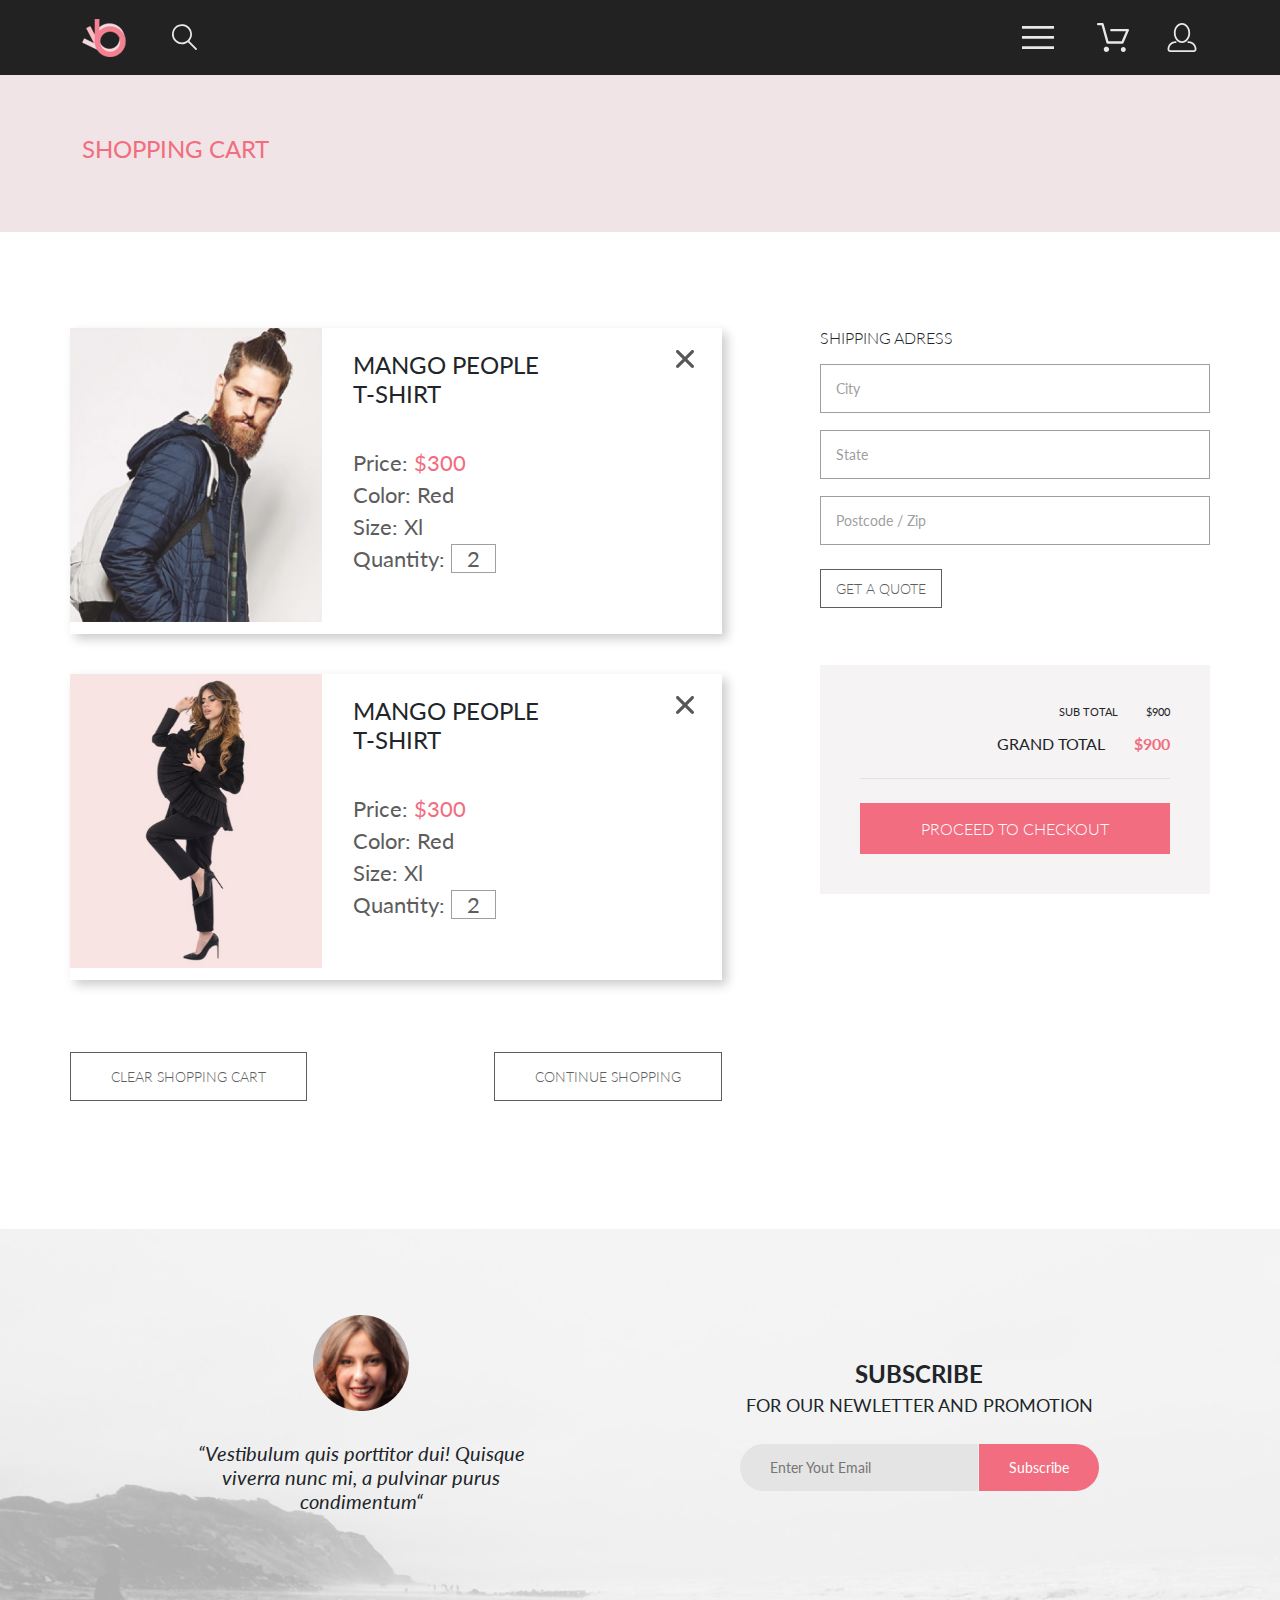
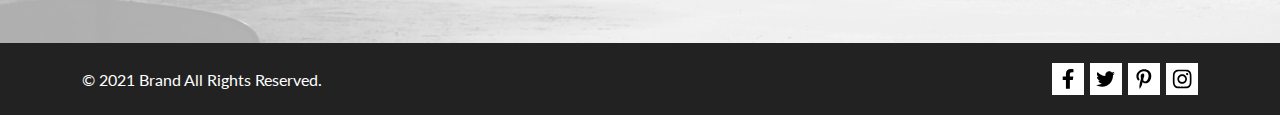
<file: cart.html>
<!DOCTYPE html>
<html lang="en">

<head>
    <meta charset="UTF-8">
    <meta http-equiv="X-UA-Compatible" content="IE=edge">
    <meta name="viewport" content="width=device-width, initial-scale=1.0">
    <title>Cart</title>
    <link rel="stylesheet" href="css/init.css">
    <link rel="stylesheet" href="css/style.css">
    <link rel="preconnect" href="https://fonts.gstatic.com">
    <link
        href="https://fonts.googleapis.com/css2?family=Lato:ital,wght@0,300;0,400;0,700;0,900;1,300;1,400;1,700;1,900&display=swap"
        rel="stylesheet">
</head>

<body>

    <header class="header">
        <div class="header__wrapper container">
            <div>
                <a href="index.html"><img class="header__logo" src="./img/main/logo.svg" alt="logo" width="44"
                        height="38"></a>
                <a href="#" class="header__opacity"><img class="header__loupe" src="./img/main/loupe.svg" alt="loupe"
                        width="26" height="27"></a>
            </div>
            <div>
                <button class="header__menu-button header__opacity" type="button"><img src="./img/main/burger.svg"
                        alt="burger" width="32" height="23"></button>
                <a href="cart.html" class="header__opacity"><img class="header__link" src="./img/main/cart.svg"
                        alt="cart" width="32" height="29"></a>
                <a href="registration.html" class="header__opacity"><img class="header__link"
                        src="./img/main/account.svg" alt="account" width="32" height="29"></a>
                <nav class="header__navigation">
                    <a class="header__navigation-close" href="#"><img src="./img/main/close.svg" alt="close"></a>
                    <h2 class="header__navigation-title">menu</h2>
                    <ul class="header__navigation-list">
                        <li class="header__navigation-item navigation-item">
                            <a class="navigation-item__link" href="#">men</a>
                            <ul class="navigation-item__sublist">
                                <li><a class="navigation-item__sublist-link" href="#">Accessories</a></li>
                                <li><a class="navigation-item__sublist-link" href="#">Bags</a></li>
                                <li><a class="navigation-item__sublist-link" href="#">Denim</a></li>
                                <li><a class="navigation-item__sublist-link" href="#">T-Shirts</a></li>
                            </ul>
                        </li>
                        <li class="header__navigation-item navigation-item">
                            <a class="navigation-item__link" href="#">women</a>
                            <ul class="navigation-item__sublist">
                                <li><a class="navigation-item__sublist-link" href="#">Accessories</a></li>
                                <li><a class="navigation-item__sublist-link" href="#">Jackets & Coats</a></li>
                                <li><a class="navigation-item__sublist-link" href="#">Polos</a></li>
                                <li><a class="navigation-item__sublist-link" href="#">T-Shirts</a></li>
                                <li><a class="navigation-item__sublist-link" href="#">Shirts</a></li>
                            </ul>
                        </li>
                        <li class="header__navigation-item navigation-item">
                            <a class="navigation-item__link" href="#">kids</a>
                            <ul class="navigation-item__sublist">
                                <li><a class="navigation-item__sublist-link" href="#">Accessories</a></li>
                                <li><a class="navigation-item__sublist-link" href="#">Jackets & Coats</a></li>
                                <li><a class="navigation-item__sublist-link" href="#">Polos</a></li>
                                <li><a class="navigation-item__sublist-link" href="#">T-Shirts</a></li>
                                <li><a class="navigation-item__sublist-link" href="#">Shirts</a></li>
                                <li><a class="navigation-item__sublist-link" href="#">Bags</a></li>
                            </ul>
                        </li>
                    </ul>
                </nav>
            </div>
        </div>
    </header>

    <main>
        <div class="title-wrapper">
            <div class="container">
                <h1>shopping cart</h1>
            </div>
        </div>
        <section class="cart container">
            <div class="cart__products">
                <ul class="cart__list">
                    <li class="cart__product">
                        <div class="cart__product-img">
                            <img src="./img/products/product-1.jpg" alt="product-1" width="262" height="306">
                        </div>
                        <div class="cart__product-text">
                            <h2 class="cart__product-heading">mango people t&#8209;shirt</h2>
                            <p class="cart__product-price">Price: <span class=" cart__product-number">$300</span></p>
                            <p class="cart__product-color">Color: Red</p>
                            <p class="cart__product-size">Size: Xl</p>
                            <p class="cart__product-quantity">Quantity: <span class="cart__product-qnumb">2</span></p>
                        </div>
                        <img class="cart__product-close" src="./img/main/close.svg" alt="close" width="18" height="18">
                    </li>
                    <li class="cart__product">
                        <div class="cart__product-img">
                            <img class="cart__product-img" src="./img/products/product-2.jpg" alt="product-2" width="262" height="306">
                        </div>
                        <div class="cart__product-text">
                            <h2 class="cart__product-heading">mango people t&#8209;shirt</h2>
                            <p class="cart__product-price">Price: <span class=" cart__product-number">$300</span></p>
                            <p class="cart__product-color">Color: Red</p>
                            <p class="cart__product-size">Size: Xl</p>
                            <p class="cart__product-quantity">Quantity: <span class="cart__product-qnumb">2</span></p>
                        </div>
                        <img class="cart__product-close" src="./img/main/close.svg" alt="close" width="18" height="18">
                    </li>
                </ul>
                <div class="cart__products-buttons">
                    <a class="cart__products-button" href="#">clear shopping cart</a>
                    <a class="cart__products-button" href="catalog.html">continue shopping</a>
                </div>
            </div>
            <div class="cart__info">
                <div class="cart__adress">
                    <h2 class="cart__adress-heading">shipping adress</h2>
                    <form class="cart__adress-form">
                        <label class="cart__adress-label" for="city">City</label>
                        <input class="cart__adress-input" type="text" id="city" placeholder="City">
                        <label class="cart__adress-label" for="state">State</label>
                        <input class="cart__adress-input" type="text" id="state" placeholder="State">
                        <label class="cart__adress-label" for="postcode">Postcode / Zip</label>
                        <input class="cart__adress-input" type="text" id="postcode" placeholder="Postcode / Zip">
                        <button class="cart__adress-quote" type="button">Get a Quote</button>
                    </form>
                </div>
                <div class="cart__proceed-wrapper">
                    <div class="cart__proceed-numbers">
                        <p class="cart__proceed-sub">sub total <span class="cart__proceed-sub-numb">$900</span></p>
                        <p class="cart__proceed-grand">grand total <span class="cart__proceed-grand-numb">$900</span>
                        </p>
                    </div>
                    <button class="cart__proceed" type="button">proceed to checkout</button>
                </div>
            </div>
        </section>
    </main>

    <footer class="footer">
        <div class="container footer__wrap">
            <div class="footer__content">
                <img src="./img/main/footer-woman.png" alt="footer-woman" width="96" height="96">
                <p class="footer__testemonial">“Vestibulum quis porttitor dui! Quisque viverra nunc mi, a pulvinar purus
                    condimentum“</p>
            </div>
            <div class="footer__content">
                <p class="footer__subscribe">subscribe</p>
                <p class="footer__subscribe-text">for our newletter and promotion</p>
                <form class="footer__form" action="endpoint">
                    <input class="footer__form-email" type="email" placeholder="Enter Yout Email" required>
                    <button class="footer__form-btn" type="submit">Subscribe</button>
                </form>
            </div>
        </div>
        <div class="footer__bottom">
            <div class="container">
                <div class="footer__bottom-wrap">
                    <p class="footer__bottom-text">© 2021 Brand All Rights Reserved.</p>
                    <ul class="footer__bottom-list">
                        <li class="footer__bottom-link"><a href="#"><img src="./img/main/fb.svg" alt="facebook"
                                    width="20" height="20"></a></li>
                        <li class="footer__bottom-link"><a href="#"><img src="./img/main/twit.svg" alt="twitter"
                                    width="20" height="20"></a></li>
                        <li class="footer__bottom-link"><a href="#"><img src="./img/main/pint.svg" alt="pinterest"
                                    width="20" height="20"></a></li>
                        <li class="footer__bottom-link"><a href="#"><img src="./img/main/inst.svg" alt="instagram"
                                    width="20" height="20"></a></li>
                    </ul>
                </div>
            </div>
        </div>
    </footer>

    <script src="js/init.js"></script>
    <script src="js/main.js"></script>

</body>

</html>
</file>
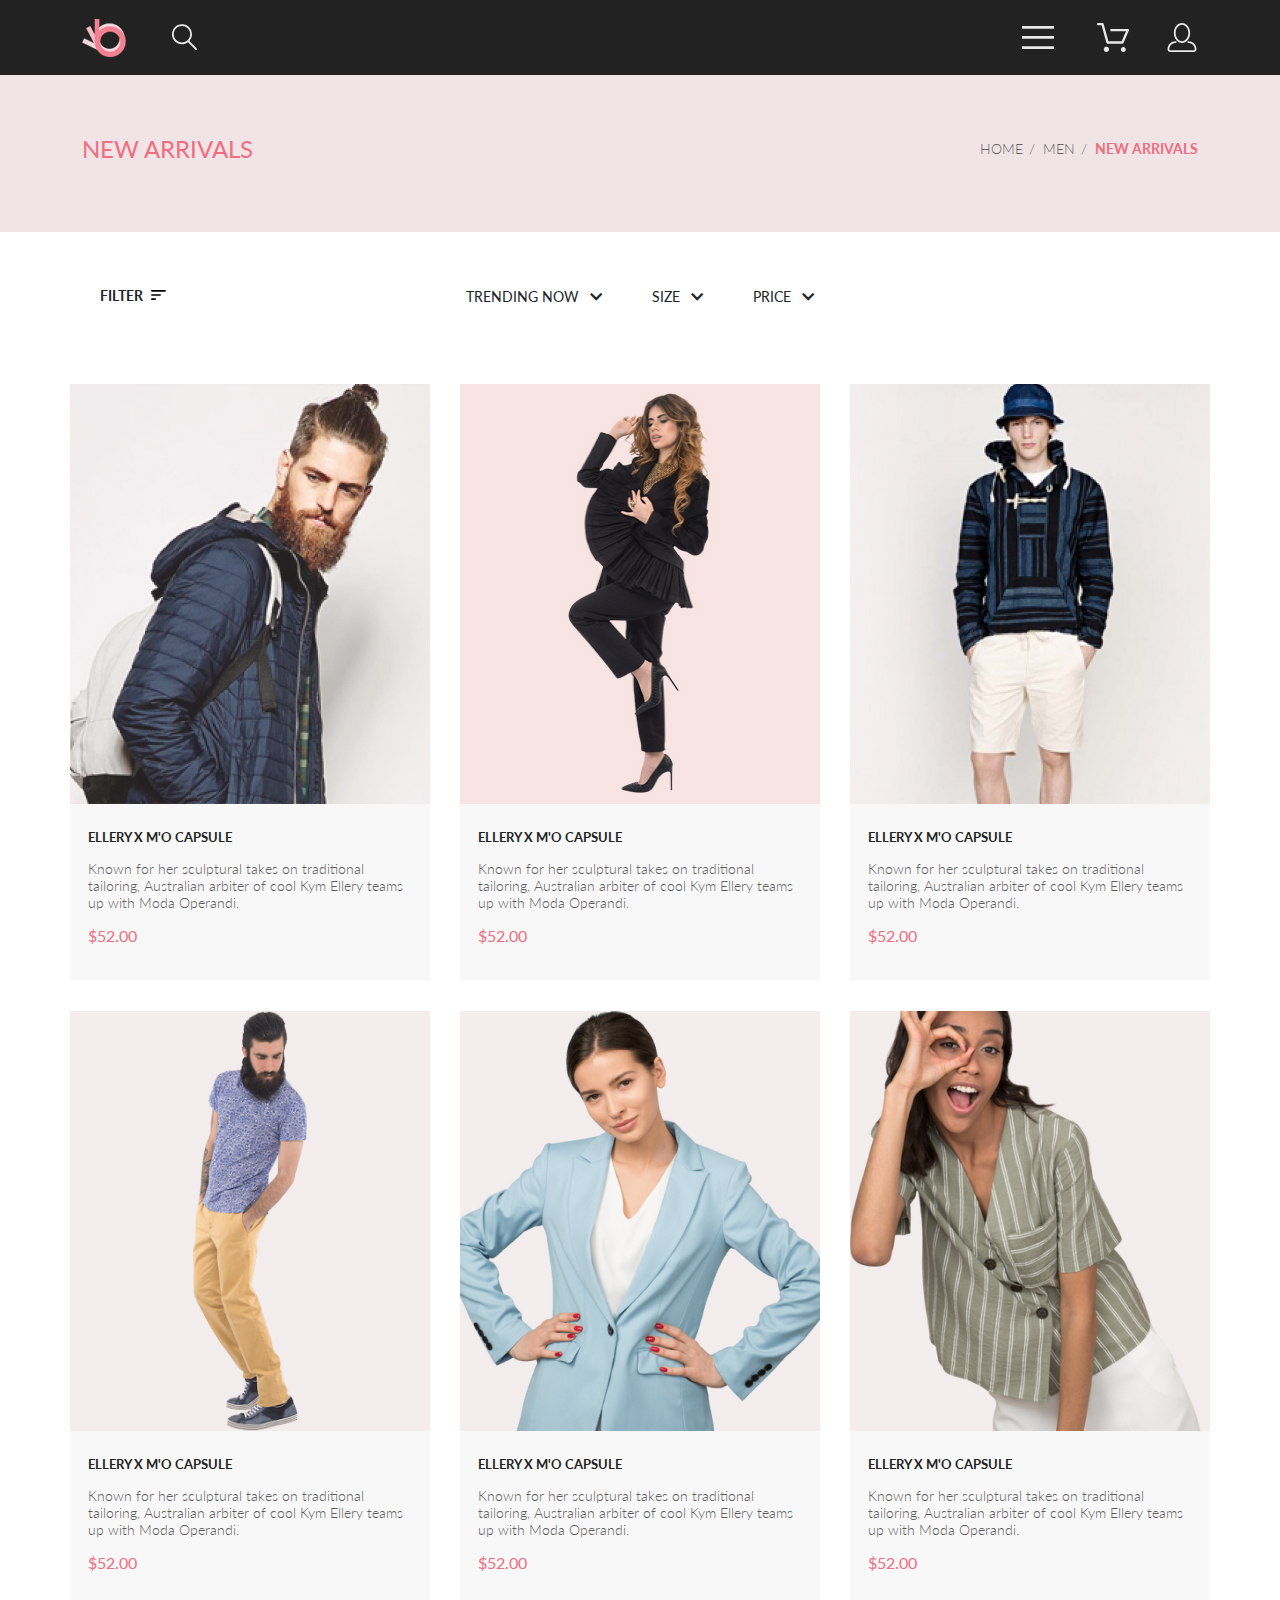
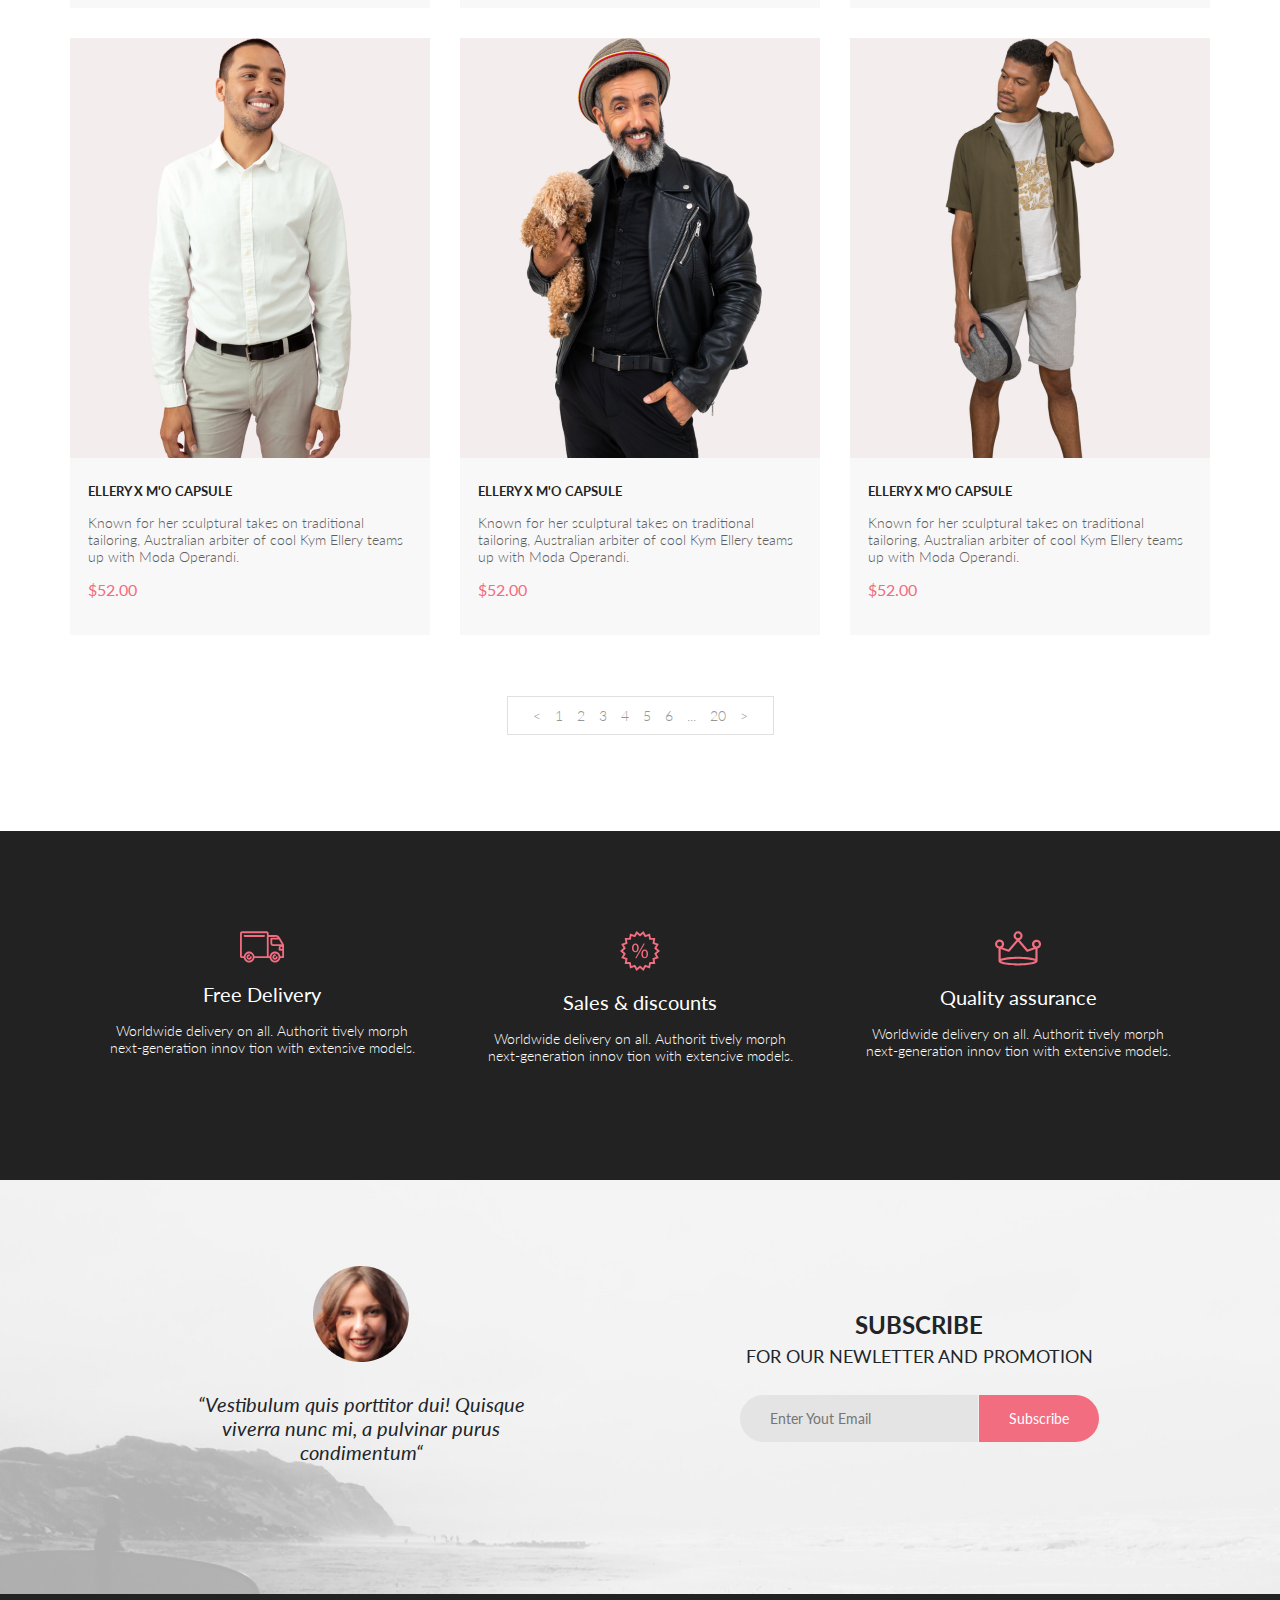
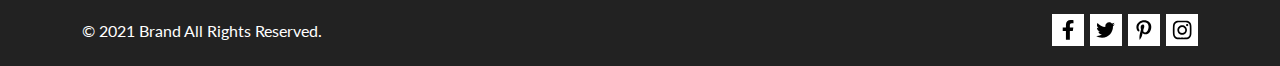
<file: catalog.html>
<!DOCTYPE html>
<html lang="en">

<head>
    <meta charset="UTF-8">
    <meta http-equiv="X-UA-Compatible" content="IE=edge">
    <meta name="viewport" content="width=device-width, initial-scale=1.0">
    <title>Catalog</title>
    <link rel="stylesheet" href="css/init.css">
    <link rel="stylesheet" href="css/style.css">
    <link rel="preconnect" href="https://fonts.gstatic.com">
    <link
        href="https://fonts.googleapis.com/css2?family=Lato:ital,wght@0,300;0,400;0,700;0,900;1,300;1,400;1,700;1,900&display=swap"
        rel="stylesheet">
</head>

<body>

    <header class="header">
        <div class="header__wrapper container">
            <div>
                <a href="index.html"><img class="header__logo" src="./img/main/logo.svg" alt="logo" width="44"
                        height="38"></a>
                <a href="#" class="header__opacity"><img class="header__loupe" src="./img/main/loupe.svg" alt="loupe"
                        width="26" height="27"></a>
            </div>
            <div>
                <button class="header__menu-button header__opacity" type="button"><img src="./img/main/burger.svg"
                        alt="burger" width="32" height="23"></button>
                <a href="cart.html" class="header__opacity"><img class="header__link" src="./img/main/cart.svg" alt="cart"
                        width="32" height="29"></a>
                <a href="registration.html" class="header__opacity"><img class="header__link" src="./img/main/account.svg" alt="account"
                        width="32" height="29"></a>
                <nav class="header__navigation">
                    <a class="header__navigation-close" href="#"><img src="./img/main/close.svg" alt="close"></a>
                    <h2 class="header__navigation-title">menu</h2>
                    <ul class="header__navigation-list">
                        <li class="header__navigation-item navigation-item">
                            <a class="navigation-item__link" href="#">men</a>
                            <ul class="navigation-item__sublist">
                                <li><a class="navigation-item__sublist-link" href="#">Accessories</a></li>
                                <li><a class="navigation-item__sublist-link" href="#">Bags</a></li>
                                <li><a class="navigation-item__sublist-link" href="#">Denim</a></li>
                                <li><a class="navigation-item__sublist-link" href="#">T-Shirts</a></li>
                            </ul>
                        </li>
                        <li class="header__navigation-item navigation-item">
                            <a class="navigation-item__link" href="#">women</a>
                            <ul class="navigation-item__sublist">
                                <li><a class="navigation-item__sublist-link" href="#">Accessories</a></li>
                                <li><a class="navigation-item__sublist-link" href="#">Jackets & Coats</a></li>
                                <li><a class="navigation-item__sublist-link" href="#">Polos</a></li>
                                <li><a class="navigation-item__sublist-link" href="#">T-Shirts</a></li>
                                <li><a class="navigation-item__sublist-link" href="#">Shirts</a></li>
                            </ul>
                        </li>
                        <li class="header__navigation-item navigation-item">
                            <a class="navigation-item__link" href="#">kids</a>
                            <ul class="navigation-item__sublist">
                                <li><a class="navigation-item__sublist-link" href="#">Accessories</a></li>
                                <li><a class="navigation-item__sublist-link" href="#">Jackets & Coats</a></li>
                                <li><a class="navigation-item__sublist-link" href="#">Polos</a></li>
                                <li><a class="navigation-item__sublist-link" href="#">T-Shirts</a></li>
                                <li><a class="navigation-item__sublist-link" href="#">Shirts</a></li>
                                <li><a class="navigation-item__sublist-link" href="#">Bags</a></li>
                            </ul>
                        </li>
                    </ul>
                </nav>
            </div>
        </div>
    </header>

    <main>
        <section>
            <div class="title-wrapper">
                <div class="container title-with-bread">
                    <h1>new arrivals</h1>
                    <nav class="breadcrumbs">
                        <ul class="breadcrumbs__list">
                            <li><a href="#">home</a></li>
                            <li><a href="#">men</a></li>
                            <li class="breadcrumbs__active"><a href="#">new arrivals</a></li>
                        </ul>
                    </nav>
                </div>                
            </div>
        </section>
        <section class="products container">
            <h2 class="visually-hidden">products</h2>

            <div class="products__filters">
                <ul class="products__filters-filter">
                    <li class="products__filters-filter-title">
                        <span class="products__filter">filter</span> <svg class="products__filter-img" width="15" height="10" viewBox="0 0 15 10" fill="none" xmlns="http://www.w3.org/2000/svg">
                            <path d="M0.833333 10H4.16667C4.625 10 5 9.625 5 9.16667C5 8.70833 4.625 8.33333 4.16667 8.33333H0.833333C0.375 8.33333 0 8.70833 0 9.16667C0 9.625 0.375 10 0.833333 10ZM0 0.833333C0 1.29167 0.375 1.66667 0.833333 1.66667H14.1667C14.625 1.66667 15 1.29167 15 0.833333C15 0.375 14.625 0 14.1667 0H0.833333C0.375 0 0 0.375 0 0.833333ZM0.833333 5.83333H9.16667C9.625 5.83333 10 5.45833 10 5C10 4.54167 9.625 4.16667 9.16667 4.16667H0.833333C0.375 4.16667 0 4.54167 0 5C0 5.45833 0.375 5.83333 0.833333 5.83333Z" fill="#000000"/>
                            </svg>
                        <ul class="products__filters-filter-list products__filters-category">
                            <li class="products__filters-filter-subtitle"><span class="products__filters-filter-category">category</span>
                                <ul class="products__filters-filter-sublist">
                                    <li>Accessories</li>
                                    <li>Bags</li>
                                    <li>Denim</li>
                                    <li>Hoodies & Sweatshirts</li>
                                    <li>Jackets & Coats</li>
                                    <li>Polos</li>
                                    <li>Shirts</li>
                                    <li>Shoes</li>
                                    <li>Sweaters & Knits</li>
                                    <li>T-Shirts</li>
                                    <li>Tanks</li>
                                </ul>
                            </li>
                            <li class="products__filters-filter-subtitle"><span class="products__filters-filter-category">brand</span>
                            </li>
                            <li class="products__filters-filter-subtitle"><span class="products__filters-filter-category">designer</span>
                            </li>
                        </ul>
                    </li>
                </ul>
                <ul class="products__filters-centered">
                    <li class="products__filters-centered-title">trending now <i class="fas fa-chevron-down"></i>
                        <ul class="products__filters-centered-list">
                            <li>Accessories</li>
                            <li>Bags</li>
                            <li>Denim</li>
                            <li>Hoodies & Sweatshirts</li>
                            <li>Jackets & Coats</li>
                            <li>Polos</li>
                            <li>Shirts</li>
                            <li>Shoes</li>
                            <li>Sweaters & Knits</li>
                            <li>T-Shirts</li>
                            <li>Tanks</li>
                        </ul>
                    </li>
                    <li class="products__filters-centered-title">size <i class="fas fa-chevron-down"></i>
                        <ul class="products__filters-centered-list">
                            <li>XS</li>
                            <li>S</li>
                            <li>M</li>
                            <li>L</li>
                        </ul>
                    </li>
                    <li class="products__filters-centered-title">price <i class="fas fa-chevron-down"></i>
                        <ul class="products__filters-centered-list">
                            <li>Accessories</li>
                            <li>Jackets & Coats</li>
                            <li>Polos</li>
                            <li>T-Shirts</li>
                            <li>Shirts</li>
                            <li>Bags</li>
                        </ul>
                    </li>
                </ul>
            </div>
            <ul class="products__list">
                <li class="products__item">
                    <div class="products__item-wrap">
                        <img class="products__item-image" src="./img/products/product-1.jpg" alt="product-1" width="360"
                            height="420">
                        <button class="products__item-button" type="button">
                            <img class="products__item-button-img" src="./img/main/cart.svg" alt="cart" width="26"
                                height="24">Add to Cart</button>
                    </div>
                    <h3 class="products__item-heading"><a href="product.html">ellery x m'o capsule</a></h3>
                    <p class="products__item-text">Known for her sculptural takes on traditional tailoring, Australian
                        arbiter of cool Kym Ellery
                        teams up with Moda Operandi.</p>
                    <p class="products__item-price">$52.00</p>
                </li>
                <li class="products__item">
                    <div class="products__item-wrap">
                        <img class="products__item-image" src="./img/products/product-2.jpg" alt="product-2" width="360"
                            height="420">
                        <button class="products__item-button" type="button">
                            <img class="products__item-button-img" src="./img/main/cart.svg" alt="cart" width="26"
                                height="24">
                            Add to Cart
                        </button>
                    </div>
                    <h3 class="products__item-heading"><a href="product.html">ellery x m'o capsule</a></h3>
                    <p class="products__item-text">Known for her sculptural takes on traditional tailoring, Australian
                        arbiter of cool Kym Ellery
                        teams up with Moda Operandi.</p>
                    <p class="products__item-price">$52.00</p>
                </li>
                <li class="products__item">
                    <div class="products__item-wrap">
                        <img class="products__item-image" src="./img/products/product-3.jpg" alt="product-3" width="360"
                            height="420">
                        <button class="products__item-button" type="button">
                            <img class="products__item-button-img" src="./img/main/cart.svg" alt="cart" width="26"
                                height="24">
                            Add to Cart
                        </button>
                    </div>
                    <h3 class="products__item-heading"><a href="product.html">ellery x m'o capsule</a></h3>
                    <p class="products__item-text">Known for her sculptural takes on traditional tailoring, Australian
                        arbiter of cool Kym Ellery
                        teams up with Moda Operandi.</p>
                    <p class="products__item-price">$52.00</p>
                </li>
                <li class="products__item">
                    <div class="products__item-wrap">
                        <img class="products__item-image" src="./img/products/product-4.jpg" alt="product-4" width="360"
                            height="420">
                        <button class="products__item-button" type="button">
                            <img class="products__item-button-img" src="./img/main/cart.svg" alt="cart" width="26"
                                height="24">
                            Add to Cart
                        </button>
                    </div>
                    <h3 class="products__item-heading"><a href="product.html">ellery x m'o capsule</a></h3>
                    <p class="products__item-text">Known for her sculptural takes on traditional tailoring, Australian
                        arbiter of cool Kym Ellery
                        teams up with Moda Operandi.</p>
                    <p class="products__item-price">$52.00</p>
                </li>
                <li class="products__item">
                    <div class="products__item-wrap">
                        <img class="products__item-image" src="./img/products/product-5.jpg" alt="product-5" width="360"
                            height="420">
                        <button class="products__item-button" type="button">
                            <img class="products__item-button-img" src="./img/main/cart.svg" alt="cart" width="26"
                                height="24">
                            Add to Cart
                        </button>
                    </div>
                    <h3 class="products__item-heading"><a href="product.html">ellery x m'o capsule</a></h3>
                    <p class="products__item-text">Known for her sculptural takes on traditional tailoring, Australian
                        arbiter of cool Kym Ellery
                        teams up with Moda Operandi.</p>
                    <p class="products__item-price">$52.00</p>
                </li>
                <li class="products__item">
                    <div class="products__item-wrap">
                        <img class="products__item-image" src="./img/products/product-6.jpg" alt="product-6" width="360"
                            height="420">
                        <button class="products__item-button" type="button">
                            <img class="products__item-button-img" src="./img/main/cart.svg" alt="cart" width="26"
                                height="24">
                            Add to Cart
                        </button>
                    </div>
                    <h3 class="products__item-heading"><a href="product.html">ellery x m'o capsule</a></h3>
                    <p class="products__item-text">Known for her sculptural takes on traditional tailoring, Australian
                        arbiter of cool Kym Ellery
                        teams up with Moda Operandi.</p>
                    <p class="products__item-price">$52.00</p>
                </li>
                <li class="products__item">
                    <div class="products__item-wrap">
                        <img class="products__item-image" src="./img/products/product-7.jpg" alt="product-7" width="360"
                            height="420">
                        <button class="products__item-button" type="button">
                            <img class="products__item-button-img" src="./img/main/cart.svg" alt="cart" width="26"
                                height="24">
                            Add to Cart
                        </button>
                    </div>
                    <h3 class="products__item-heading"><a href="product.html">ellery x m'o capsule</a></h3>
                    <p class="products__item-text">Known for her sculptural takes on traditional tailoring, Australian
                        arbiter of cool Kym Ellery
                        teams up with Moda Operandi.</p>
                    <p class="products__item-price">$52.00</p>
                </li>
                <li class="products__item">
                    <div class="products__item-wrap">
                        <img class="products__item-image" src="./img/products/product-8.jpg" alt="product-8" width="360"
                            height="420">
                        <button class="products__item-button" type="button">
                            <img class="products__item-button-img" src="./img/main/cart.svg" alt="cart" width="26"
                                height="24">
                            Add to Cart
                        </button>
                    </div>
                    <h3 class="products__item-heading"><a href="product.html">ellery x m'o capsule</a></h3>
                    <p class="products__item-text">Known for her sculptural takes on traditional tailoring, Australian
                        arbiter of cool Kym Ellery
                        teams up with Moda Operandi.</p>
                    <p class="products__item-price">$52.00</p>
                </li>
                <li class="products__item">
                    <div class="products__item-wrap">
                        <img class="products__item-image" src="./img/products/product-9.jpg" alt="product-9" width="360"
                            height="420">
                        <button class="products__item-button" type="button">
                            <img class="products__item-button-img" src="./img/main/cart.svg" alt="cart" width="26"
                                height="24">
                            Add to Cart
                        </button>
                    </div>
                    <h3 class="products__item-heading"><a href="product.html">ellery x m'o capsule</a></h3>
                    <p class="products__item-text">Known for her sculptural takes on traditional tailoring, Australian
                        arbiter of cool Kym Ellery
                        teams up with Moda Operandi.</p>
                    <p class="products__item-price">$52.00</p>
                </li>
            </ul>
            <nav class="products__page-nav">
                <a href=""><</a>
                <a class="products__page-nav_active" href="">1</a>
                <a href="">2</a>
                <a href="">3</a>
                <a href="">4</a>
                <a href="">5</a>
                <a href="">6</a>
                <a href="">...</a>
                <a href="">20</a>
                <a href="">></a>
            </nav>
        </section>

        <section class="advantages">
            <div class="container">
                <h2 class="visually-hidden">advantages</h2>
                <ul class="advantages__list">
                    <li class="advantages__item">
                        <img class="advantages__image" src="./img/main/advantages-1.svg" alt="advantages-1" width="45"
                            height="32">
                        <h3 class="advantages__item-heading">Free Delivery</h3>
                        <p class="advantages__item-text">Worldwide delivery on all. Authorit tively morph
                            next-generation
                            innov tion with extensive
                            models.
                        </p>
                    </li>
                    <li class="advantages__item">
                        <img class="advantages__image" src="./img/main/advantages-2.svg" alt="advantages-2" width="40"
                            height="40">
                        <h3 class="advantages__item-heading">Sales & discounts</h3>
                        <p class="advantages__item-text">Worldwide delivery on all. Authorit tively morph
                            next-generation
                            innov tion with extensive
                            models.
                        </p>
                    </li>
                    <li class="advantages__item">
                        <img class="advantages__image" src="./img/main/advantages-3.svg" alt="advantages-3" width="47"
                            height="35">
                        <h3 class="advantages__item-heading">Quality assurance</h3>
                        <p class="advantages__item-text">Worldwide delivery on all. Authorit tively morph
                            next-generation
                            innov tion with extensive
                            models.
                        </p>
                    </li>
                </ul>
            </div>
        </section>

    </main>

    <footer class="footer">
        <div class="container footer__wrap">
            <div class="footer__content">
                <img src="./img/main/footer-woman.png" alt="footer-woman" width="96" height="96">
                <p class="footer__testemonial">“Vestibulum quis porttitor dui! Quisque viverra nunc mi, a pulvinar purus
                    condimentum“</p>
            </div>
            <div class="footer__content">
                <p class="footer__subscribe">subscribe</p>
                <p class="footer__subscribe-text">for our newletter and promotion</p>
                <form class="footer__form" action="endpoint">
                    <input class="footer__form-email" type="email" placeholder="Enter Yout Email" required>
                    <button class="footer__form-btn" type="submit">Subscribe</button>
                </form>
            </div>
        </div>
        <div class="footer__bottom">
            <div class="container">
                <div class="footer__bottom-wrap">
                    <p class="footer__bottom-text">© 2021 Brand All Rights Reserved.</p>
                    <ul class="footer__bottom-list">
                        <li class="footer__bottom-link"><a href="#"><img src="./img/main/fb.svg" alt="facebook"
                                    width="20" height="20"></a></li>
                        <li class="footer__bottom-link"><a href="#"><img src="./img/main/twit.svg" alt="twitter"
                                    width="20" height="20"></a></li>
                        <li class="footer__bottom-link"><a href="#"><img src="./img/main/pint.svg" alt="pinterest"
                                    width="20" height="20"></a></li>
                        <li class="footer__bottom-link"><a href="#"><img src="./img/main/inst.svg" alt="instagram"
                                    width="20" height="20"></a></li>
                    </ul>
                </div>
            </div>
        </div>
    </footer>

    <script src="js/init.js"></script>
    <script src="js/main.js"></script>

</body>

</html>
</file>
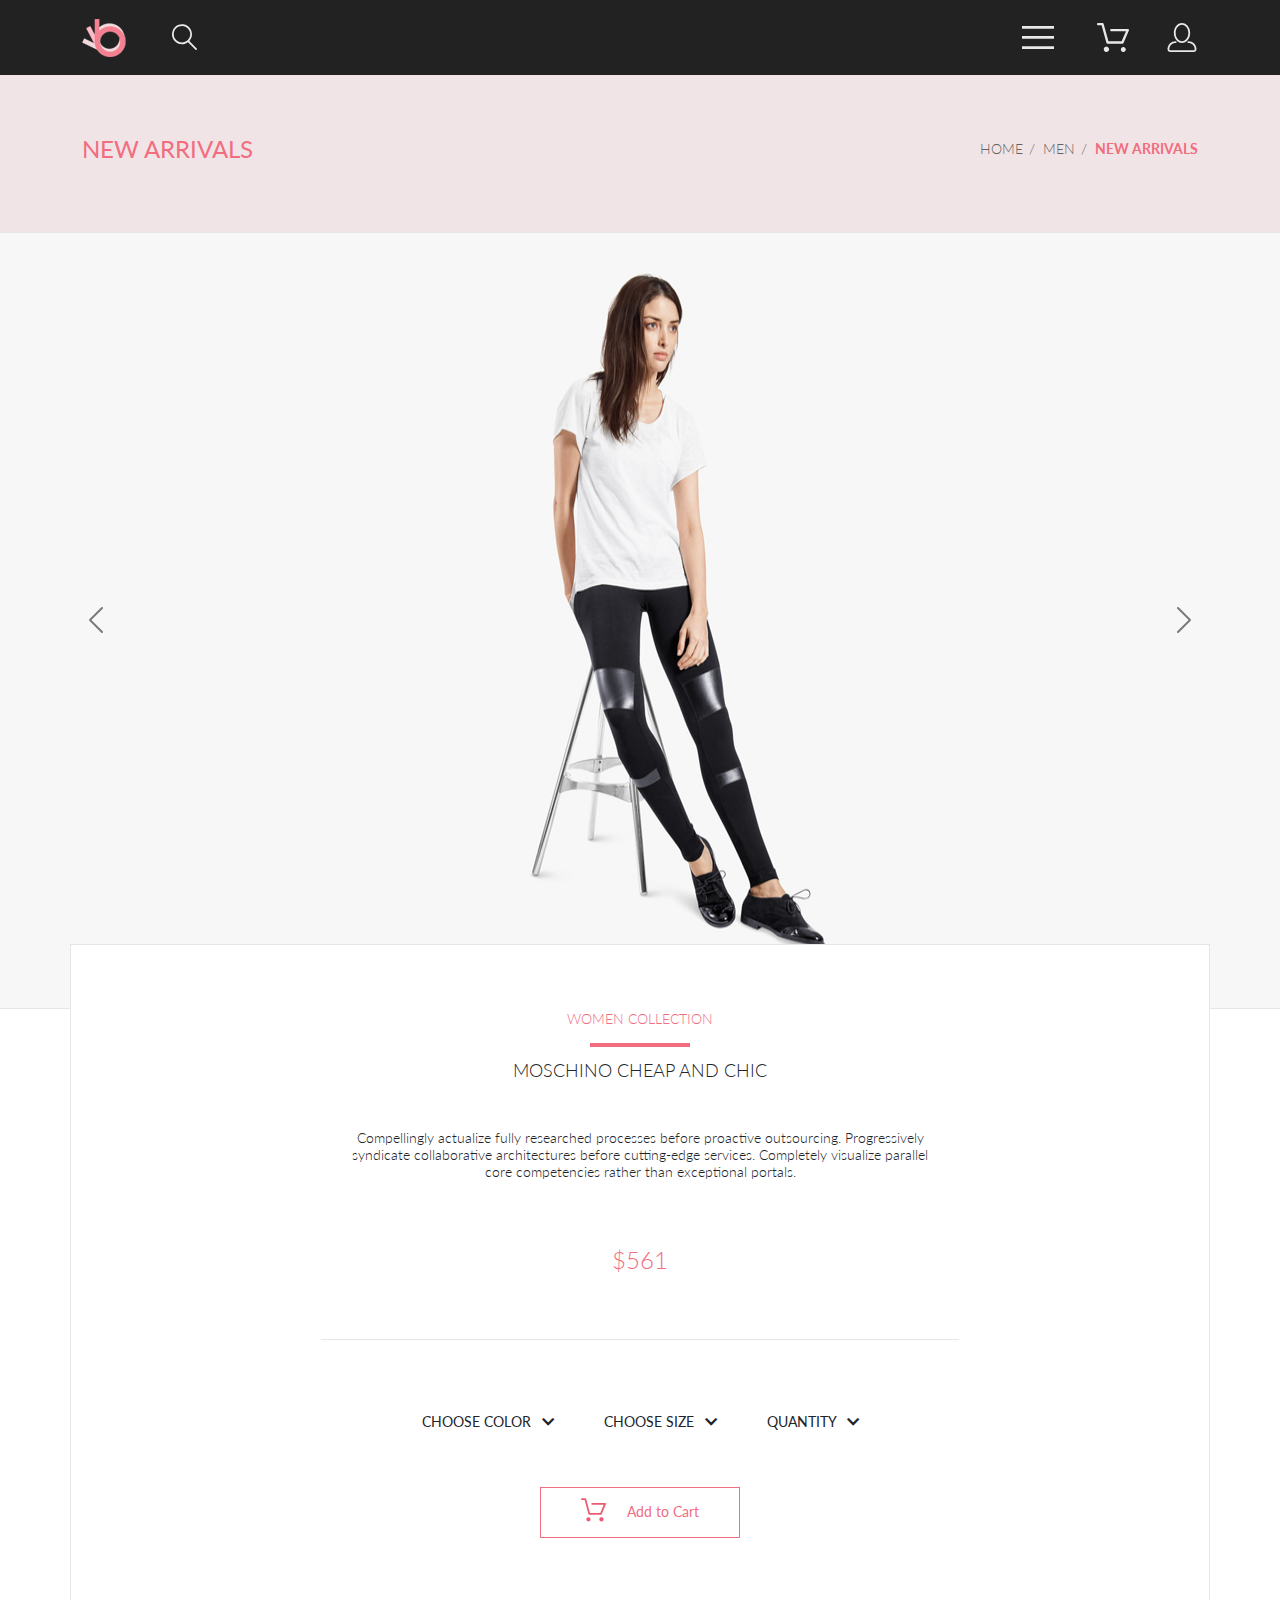
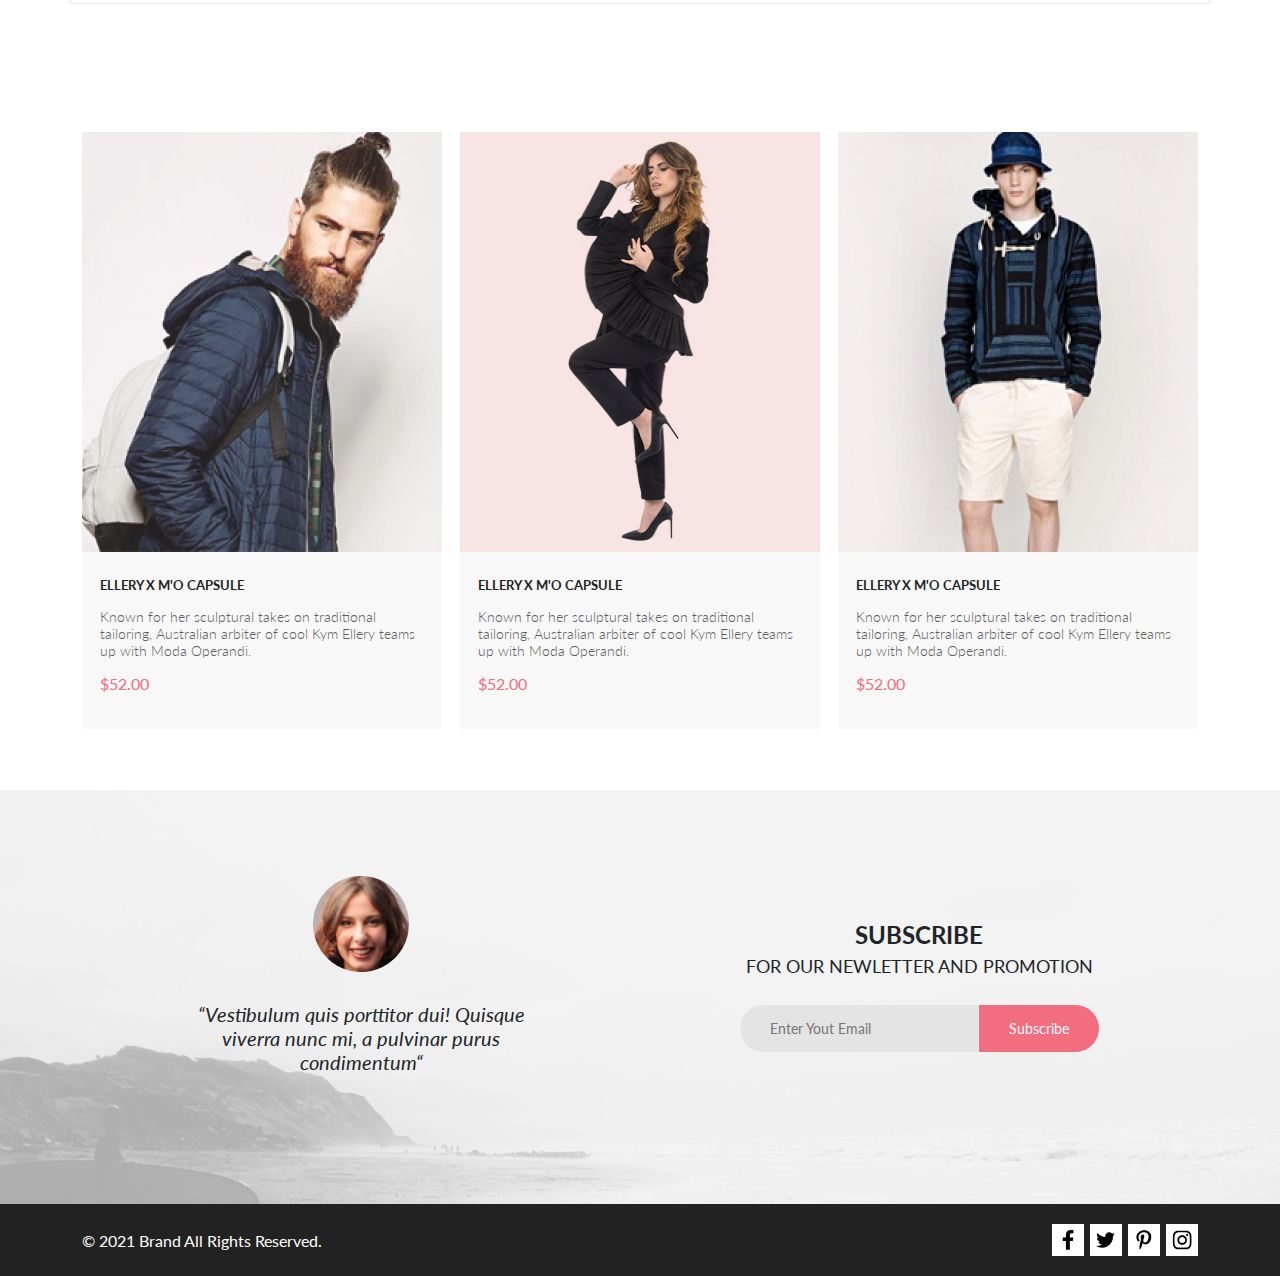
<file: product.html>
<!DOCTYPE html>
<html lang="en">

<head>
    <meta charset="UTF-8">
    <meta http-equiv="X-UA-Compatible" content="IE=edge">
    <meta name="viewport" content="width=device-width, initial-scale=1.0">
    <title>Product</title>
    <link rel="stylesheet" href="css/init.css">
    <link rel="stylesheet" href="css/style.css">
    <link rel="preconnect" href="https://fonts.gstatic.com">
    <link
        href="https://fonts.googleapis.com/css2?family=Lato:ital,wght@0,300;0,400;0,700;0,900;1,300;1,400;1,700;1,900&display=swap"
        rel="stylesheet">
</head>

<body>

    <header class="header">
        <div class="header__wrapper container">
            <div>
                <a href="index.html"><img class="header__logo" src="./img/main/logo.svg" alt="logo" width="44"
                        height="38"></a>
                <a href="#" class="header__opacity"><img class="header__loupe" src="./img/main/loupe.svg" alt="loupe"
                        width="26" height="27"></a>
            </div>
            <div>
                <button class="header__menu-button header__opacity" type="button"><img src="./img/main/burger.svg"
                        alt="burger" width="32" height="23"></button>
                <a href="#" class="header__opacity"><img class="header__link" src="./img/main/cart.svg" alt="cart"
                        width="32" height="29"></a>
                <a href="#" class="header__opacity"><img class="header__link" src="./img/main/account.svg" alt="account"
                        width="32" height="29"></a>
                <nav class="header__navigation">
                    <a class="header__navigation-close" href="#"><img src="./img/main/close.svg" alt="close"></a>
                    <h2 class="header__navigation-title">menu</h2>
                    <ul class="header__navigation-list">
                        <li class="header__navigation-item navigation-item">
                            <a class="navigation-item__link" href="#">men</a>
                            <ul class="navigation-item__sublist">
                                <li><a class="navigation-item__sublist-link" href="#">Accessories</a></li>
                                <li><a class="navigation-item__sublist-link" href="#">Bags</a></li>
                                <li><a class="navigation-item__sublist-link" href="#">Denim</a></li>
                                <li><a class="navigation-item__sublist-link" href="#">T-Shirts</a></li>
                            </ul>
                        </li>
                        <li class="header__navigation-item navigation-item">
                            <a class="navigation-item__link" href="#">women</a>
                            <ul class="navigation-item__sublist">
                                <li><a class="navigation-item__sublist-link" href="#">Accessories</a></li>
                                <li><a class="navigation-item__sublist-link" href="#">Jackets & Coats</a></li>
                                <li><a class="navigation-item__sublist-link" href="#">Polos</a></li>
                                <li><a class="navigation-item__sublist-link" href="#">T-Shirts</a></li>
                                <li><a class="navigation-item__sublist-link" href="#">Shirts</a></li>
                            </ul>
                        </li>
                        <li class="header__navigation-item navigation-item">
                            <a class="navigation-item__link" href="#">kids</a>
                            <ul class="navigation-item__sublist">
                                <li><a class="navigation-item__sublist-link" href="#">Accessories</a></li>
                                <li><a class="navigation-item__sublist-link" href="#">Jackets & Coats</a></li>
                                <li><a class="navigation-item__sublist-link" href="#">Polos</a></li>
                                <li><a class="navigation-item__sublist-link" href="#">T-Shirts</a></li>
                                <li><a class="navigation-item__sublist-link" href="#">Shirts</a></li>
                                <li><a class="navigation-item__sublist-link" href="#">Bags</a></li>
                            </ul>
                        </li>
                    </ul>
                </nav>
            </div>
        </div>
    </header>

    <main>
        <section>
            <h2 class="visually-hidden">title</h2>
            <div class="title-wrapper">
                <div class="container title-with-bread">
                    <h1>new arrivals</h1>
                    <nav class="breadcrumbs">
                        <ul class="breadcrumbs__list">
                            <li><a href="#">home</a></li>
                            <li><a href="#">men</a></li>
                            <li class="breadcrumbs__active"><a href="#">new arrivals</a></li>
                        </ul>
                    </nav>
                </div>                
            </div>
        </section>

        <section  class="product-page">
            <h2 class="visually-hidden">product</h2>
            <div id="carouselExampleControls" class="carousel carousel-dark slide" data-bs-ride="carousel">
                <div class="carousel-inner">
                    <div class="carousel-item active product-page__carousel-item">
                    <img src="./img/product/product.jpg" alt="product" width="597" height="777">
                    </div>
                    <div class="carousel-item product-page__carousel-item">
                    <img src="./img/product/product.jpg" alt="product" width="597" height="777">
                    </div>
                    <div class="carousel-item product-page__carousel-item">
                    <img src="./img/product/product.jpg" alt="product" width="597" height="777">
                    </div>
                </div>
                <button class="carousel-control-prev" type="button" data-bs-target="#carouselExampleControls" data-bs-slide="prev">
                    <span class="carousel-control-prev-icon" aria-hidden="true"></span>
                    <span class="visually-hidden">Previous</span>
                </button>
                <button class="carousel-control-next" type="button" data-bs-target="#carouselExampleControls" data-bs-slide="next">
                    <span class="carousel-control-next-icon" aria-hidden="true"></span>
                    <span class="visually-hidden">Next</span>
                </button>
            </div>
            <div class="container product-page__description">
                <p class="product-page__category">women collection</p>
                <div class="product-page__line"></div>
                <h2 class="product-page__title">moschino cheap and chic</h2>
                <p class="product-page__text">Compellingly actualize fully researched processes before proactive outsourcing. Progressively
                    syndicate collaborative architectures before cutting-edge services. Completely visualize parallel
                    core competencies rather than exceptional portals. </p>
                <p class="product-page__price">$561</p>
                <ul class="products__filters-centered product-page__filters">
                    <li class="products__filters-centered-title">choose color <i class="fas fa-chevron-down"></i>
                        <ul class="products__filters-centered-list">
                            <li>White</li>
                            <li>Black</li>
                            <li>Yellow</li>
                        </ul>
                    </li>
                    <li class="products__filters-centered-title">choose size <i class="fas fa-chevron-down"></i>
                        <ul class="products__filters-centered-list">
                            <li>XS</li>
                            <li>S</li>
                            <li>M</li>
                            <li>L</li>
                        </ul>
                    </li>
                    <li class="products__filters-centered-title">quantity <i class="fas fa-chevron-down"></i>
                        <ul class="products__filters-centered-list">
                            <li>1</li>
                            <li>2</li>
                            <li>3</li>
                            <li>4</li>
                            <li>5</li>
                        </ul>
                    </li>
                </ul>
                <button class="product-page__item-button" type="button">
                    <img src="./img/product/product-cart.svg" alt="cart" width="26" height="24">
                    <p>Add to Cart</p>
                </button>
            </div>
        </section>

        <section class="container">
            <h2 class="visually-hidden">similar products</h2>
            <ul class="products__list">
                <li class="products__item">
                    <div class="products__item-wrap">
                        <img class="products__item-image" src="./img/products/product-1.jpg" alt="product-1" width="360"
                            height="420">
                        <button class="products__item-button" type="button">
                            <img class="products__item-button-img" src="./img/main/cart.svg" alt="cart" width="26"
                                height="24">Add to Cart</button>
                    </div>
                    <h3 class="products__item-heading"><a href="product.html">ellery x m'o capsule</a></h3>
                    <p class="products__item-text">Known for her sculptural takes on traditional tailoring, Australian
                        arbiter of cool Kym Ellery
                        teams up with Moda Operandi.</p>
                    <p class="products__item-price">$52.00</p>
                </li>
                <li class="products__item">
                    <div class="products__item-wrap">
                        <img class="products__item-image" src="./img/products/product-2.jpg" alt="product-2" width="360"
                            height="420">
                        <button class="products__item-button" type="button">
                            <img class="products__item-button-img" src="./img/main/cart.svg" alt="cart" width="26"
                                height="24">
                            Add to Cart
                        </button>
                    </div>
                    <h3 class="products__item-heading"><a href="product.html">ellery x m'o capsule</a></h3>
                    <p class="products__item-text">Known for her sculptural takes on traditional tailoring, Australian
                        arbiter of cool Kym Ellery
                        teams up with Moda Operandi.</p>
                    <p class="products__item-price">$52.00</p>
                </li>
                <li class="products__item">
                    <div class="products__item-wrap">
                        <img class="products__item-image" src="./img/products/product-3.jpg" alt="product-3" width="360"
                            height="420">
                        <button class="products__item-button" type="button">
                            <img class="products__item-button-img" src="./img/main/cart.svg" alt="cart" width="26"
                                height="24">
                            Add to Cart
                        </button>
                    </div>
                    <h3 class="products__item-heading"><a href="product.html">ellery x m'o capsule</a></h3>
                    <p class="products__item-text">Known for her sculptural takes on traditional tailoring, Australian
                        arbiter of cool Kym Ellery
                        teams up with Moda Operandi.</p>
                    <p class="products__item-price">$52.00</p>
                </li>
            </ul>
        </section>

    </main>

    <footer class="footer">
        <div class="container footer__wrap">
            <div class="footer__content">
                <img src="./img/main/footer-woman.png" alt="footer-woman" width="96" height="96">
                <p class="footer__testemonial">“Vestibulum quis porttitor dui! Quisque viverra nunc mi, a pulvinar purus
                    condimentum“</p>
            </div>
            <div class="footer__content">
                <p class="footer__subscribe">subscribe</p>
                <p class="footer__subscribe-text">for our newletter and promotion</p>
                <form class="footer__form" action="endpoint">
                    <input class="footer__form-email" type="email" placeholder="Enter Yout Email" required>
                    <button class="footer__form-btn" type="submit">Subscribe</button>
                </form>
            </div>
        </div>
        <div class="footer__bottom">
            <div class="container">
                <div class="footer__bottom-wrap">
                    <p class="footer__bottom-text">© 2021 Brand All Rights Reserved.</p>
                    <ul class="footer__bottom-list">
                        <li class="footer__bottom-link"><a href="#"><img src="./img/main/fb.svg" alt="facebook"
                                    width="20" height="20"></a></li>
                        <li class="footer__bottom-link"><a href="#"><img src="./img/main/twit.svg" alt="twitter"
                                    width="20" height="20"></a></li>
                        <li class="footer__bottom-link"><a href="#"><img src="./img/main/pint.svg" alt="pinterest"
                                    width="20" height="20"></a></li>
                        <li class="footer__bottom-link"><a href="#"><img src="./img/main/inst.svg" alt="instagram"
                                    width="20" height="20"></a></li>
                    </ul>
                </div>
            </div>
        </div>
    </footer>

    <script src="js/init.js"></script>
    <script src="js/main.js"></script>

</body>

</html>
</file>
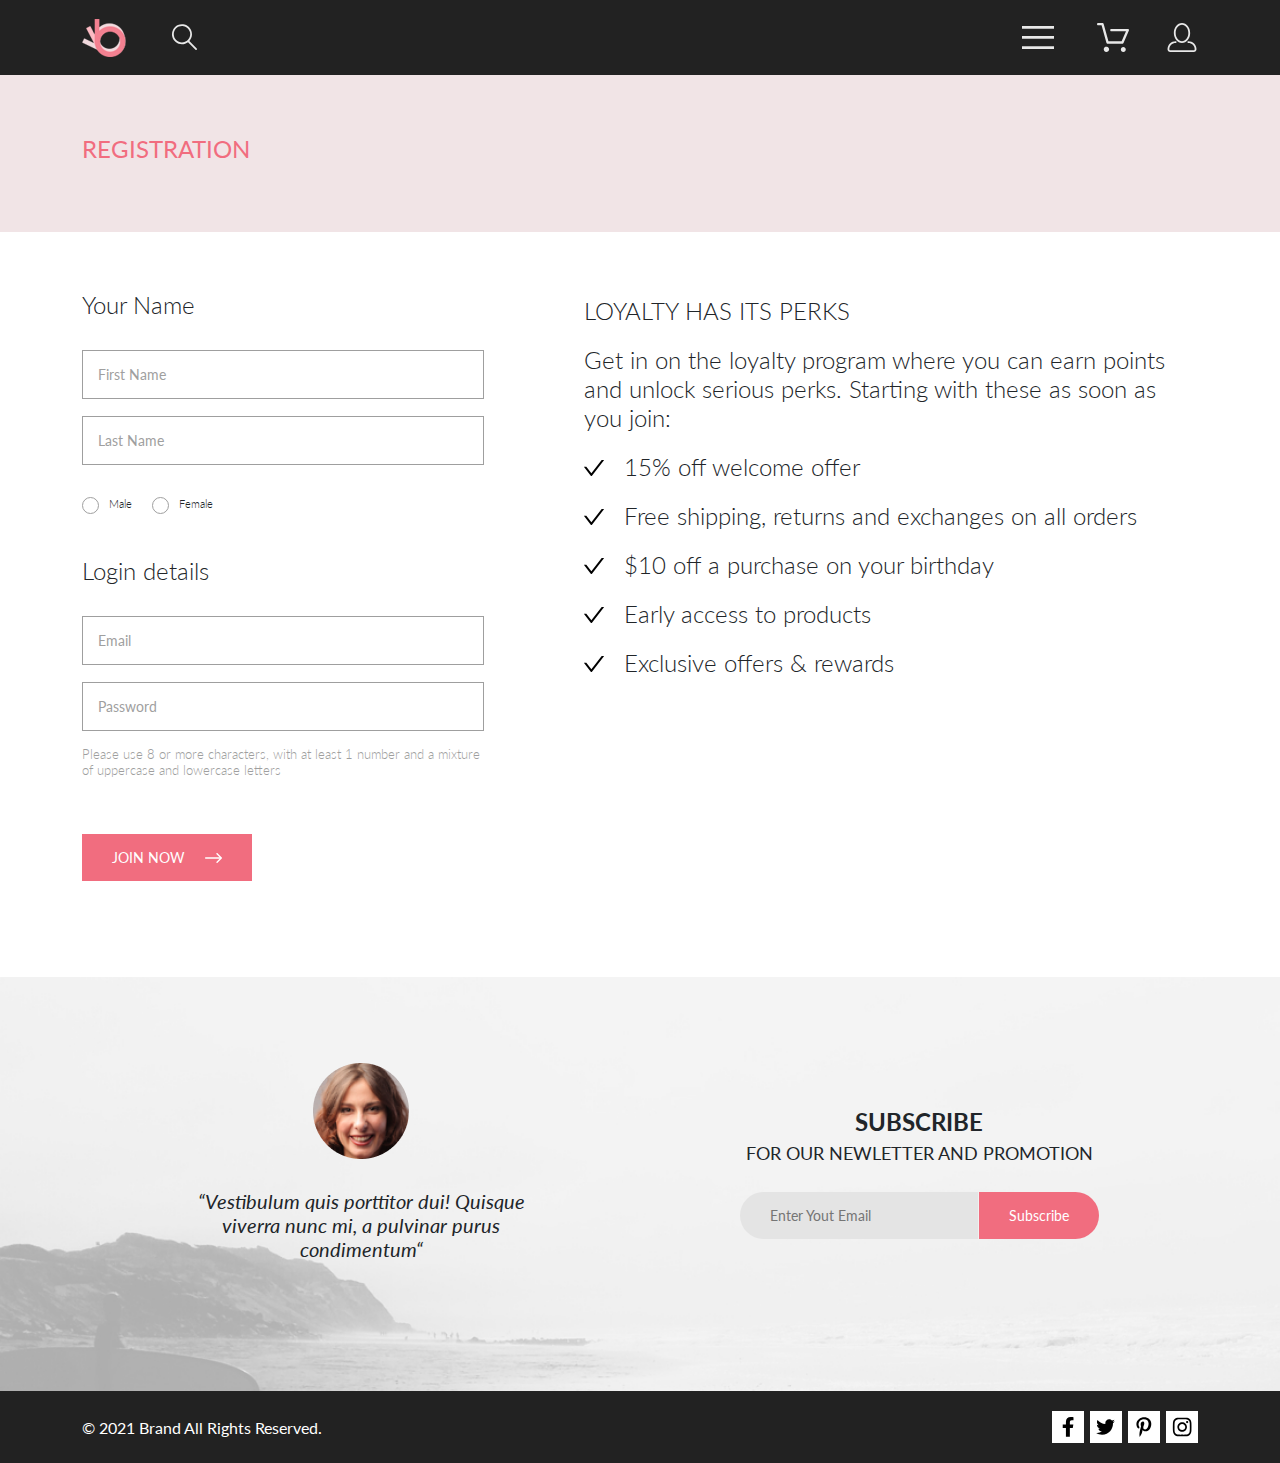
<file: registration.html>
<!DOCTYPE html>
<html lang="en">

<head>
    <meta charset="UTF-8">
    <meta http-equiv="X-UA-Compatible" content="IE=edge">
    <meta name="viewport" content="width=device-width, initial-scale=1.0">
    <title>Registration</title>
    <link rel="stylesheet" href="css/init.css">
    <link rel="stylesheet" href="css/style.css">
    <link rel="preconnect" href="https://fonts.gstatic.com">
    <link
        href="https://fonts.googleapis.com/css2?family=Lato:ital,wght@0,300;0,400;0,700;0,900;1,300;1,400;1,700;1,900&display=swap"
        rel="stylesheet">
</head>

<body>

    <header class="header">
        <div class="header__wrapper container">
            <div>
                <a href="index.html"><img class="header__logo" src="./img/main/logo.svg" alt="logo" width="44"
                        height="38"></a>
                <a href="#" class="header__opacity"><img class="header__loupe" src="./img/main/loupe.svg" alt="loupe"
                        width="26" height="27"></a>
            </div>
            <div>
                <button class="header__menu-button header__opacity" type="button"><img src="./img/main/burger.svg"
                        alt="burger" width="32" height="23"></button>
                <a href="cart.html" class="header__opacity"><img class="header__link" src="./img/main/cart.svg"
                        alt="cart" width="32" height="29"></a>
                <a href="registration.html" class="header__opacity"><img class="header__link"
                        src="./img/main/account.svg" alt="account" width="32" height="29"></a>
                <nav class="header__navigation">
                    <a class="header__navigation-close" href="#"><img src="./img/main/close.svg" alt="close"></a>
                    <h2 class="header__navigation-title">menu</h2>
                    <ul class="header__navigation-list">
                        <li class="header__navigation-item navigation-item">
                            <a class="navigation-item__link" href="#">men</a>
                            <ul class="navigation-item__sublist">
                                <li><a class="navigation-item__sublist-link" href="#">Accessories</a></li>
                                <li><a class="navigation-item__sublist-link" href="#">Bags</a></li>
                                <li><a class="navigation-item__sublist-link" href="#">Denim</a></li>
                                <li><a class="navigation-item__sublist-link" href="#">T-Shirts</a></li>
                            </ul>
                        </li>
                        <li class="header__navigation-item navigation-item">
                            <a class="navigation-item__link" href="#">women</a>
                            <ul class="navigation-item__sublist">
                                <li><a class="navigation-item__sublist-link" href="#">Accessories</a></li>
                                <li><a class="navigation-item__sublist-link" href="#">Jackets & Coats</a></li>
                                <li><a class="navigation-item__sublist-link" href="#">Polos</a></li>
                                <li><a class="navigation-item__sublist-link" href="#">T-Shirts</a></li>
                                <li><a class="navigation-item__sublist-link" href="#">Shirts</a></li>
                            </ul>
                        </li>
                        <li class="header__navigation-item navigation-item">
                            <a class="navigation-item__link" href="#">kids</a>
                            <ul class="navigation-item__sublist">
                                <li><a class="navigation-item__sublist-link" href="#">Accessories</a></li>
                                <li><a class="navigation-item__sublist-link" href="#">Jackets & Coats</a></li>
                                <li><a class="navigation-item__sublist-link" href="#">Polos</a></li>
                                <li><a class="navigation-item__sublist-link" href="#">T-Shirts</a></li>
                                <li><a class="navigation-item__sublist-link" href="#">Shirts</a></li>
                                <li><a class="navigation-item__sublist-link" href="#">Bags</a></li>
                            </ul>
                        </li>
                    </ul>
                </nav>
            </div>
        </div>
    </header>

    <main>
        <section class="registration">
            <div class="title-wrapper">
                <div class="container">
                    <h1>Registration</h1>
                </div>
            </div>
            <div class="container registration__wrapper">
                <div class="registration__left">
                    <form>
                        <fieldset>
                            <legend class="registration__legend">Your Name</legend>
                            <label class="registration__label" for="first-name">First Name</label>
                            <input class="registration__input" type="text" id="first-name" placeholder="First Name">
                            <label class="registration__label" for="last-name">Last Name</label>
                            <input class="registration__input" type="text" id="last-name" placeholder="Last Name">
                        </fieldset>
                        <div class="registration__radio-wrapper">
                            <input class="radio-label" type="radio" name="sex" id="male">
                            <label class="sex-label" for="male">Male</label>
                            <input class="radio-label" type="radio" name="sex" id="female">
                            <label class="sex-label" for="female">Female</label>
                        </div>
                        <fieldset>
                            <legend class="registration__legend">Login details</legend>
                            <label class="registration__label" for="email">Email</label>
                            <input class="registration__input" type="text" id="email" placeholder="Email">
                            <label class="registration__label" for="password">Password</label>
                            <input class="registration__input" type="text" id="password" placeholder="Password">
                        </fieldset>
                        <p class="registration__text">Please use 8 or more characters, with at least 1 number and a
                            mixture of uppercase and lowercase letters</p>
                        <button type="submit">
                            <p class="registration__btn-text">Join now</p>
                        </button>
                    </form>
                </div>
                <div class="registration__right">
                    <h2 class="registration__right-heading">loyalty has its perks</h2>
                    <p class="registration__right-text">Get in on the loyalty program where you can earn points and
                        unlock serious perks. Starting with
                        these
                        as soon as you join:</p>
                    <ul class="registration__right-list">
                        <li class="registration__right-perk">15% off welcome offer</li>
                        <li class="registration__right-perk">Free shipping, returns and exchanges on all orders</li>
                        <li class="registration__right-perk">$10 off a purchase on your birthday</li>
                        <li class="registration__right-perk">Early access to products</li>
                        <li class="registration__right-perk">Exclusive offers & rewards</li>
                    </ul>
                </div>
            </div>
        </section>
    </main>

    <footer class="footer">
        <div class="container footer__wrap">
            <div class="footer__content">
                <img src="./img/main/footer-woman.png" alt="footer-woman" width="96" height="96">
                <p class="footer__testemonial">“Vestibulum quis porttitor dui! Quisque viverra nunc mi, a pulvinar purus
                    condimentum“</p>
            </div>
            <div class="footer__content">
                <p class="footer__subscribe">subscribe</p>
                <p class="footer__subscribe-text">for our newletter and promotion</p>
                <form class="footer__form" action="endpoint">
                    <input class="footer__form-email" type="email" placeholder="Enter Yout Email" required>
                    <button class="footer__form-btn" type="submit">Subscribe</button>
                </form>
            </div>
        </div>
        <div class="footer__bottom">
            <div class="container">
                <div class="footer__bottom-wrap">
                    <p class="footer__bottom-text">© 2021 Brand All Rights Reserved.</p>
                    <ul class="footer__bottom-list">
                        <li class="footer__bottom-link"><a href="#"><img src="./img/main/fb.svg" alt="facebook"
                                    width="20" height="20"></a></li>
                        <li class="footer__bottom-link"><a href="#"><img src="./img/main/twit.svg" alt="twitter"
                                    width="20" height="20"></a></li>
                        <li class="footer__bottom-link"><a href="#"><img src="./img/main/pint.svg" alt="pinterest"
                                    width="20" height="20"></a></li>
                        <li class="footer__bottom-link"><a href="#"><img src="./img/main/inst.svg" alt="instagram"
                                    width="20" height="20"></a></li>
                    </ul>
                </div>
            </div>
        </div>
    </footer>

    <script src="js/init.js"></script>
    <script src="js/main.js"></script>

</body>

</html>
</file>
<file: css/style.css>
/* ---------------------------------------------------------

Template Name: Shop
Description: Professional Layout - GeekBrains
Author: Alex Romanenko
Version: 1.0
  
A. Global
B. Index
    B.1 Header
    B.2 Brand
    B.3 Stocks
    B.4 Products
    B.5 Advantages
    B.6 Footer
C. Registration
D. Cart
E. Catalog
F. Product

/* A. Global
-----------------------------------------------------------*/
body {
  font-family: "Lato";
  font-size: 14px;
  font-weight: 300;
  line-height: 17px;
}

.visually-hidden {
  position: absolute;
  width: 1px;
  height: 1px;
  margin: -1px;
  padding: 0;
  overflow: hidden;
  border: 0;
  clip: rect(0 0 0 0);
}

.container {
  width: 1140px;
  margin: 0 auto;
}

@media (max-width: 1200px) {
  .container {
    width: 100%;
    padding: 0 16px;
    box-sizing: border-box;
  }
}

.title-wrapper {
  background-color: #f1e4e6;
}

@media (max-width: 768px) {
  .title-wrapper {
    text-align: center;
  }
}

.title-wrapper h1 {
  text-transform: uppercase;
  color: #f16d7f;
  font-size: 24px;
  font-weight: 400;
  padding: 60px 0;
  display: inline-block;
}

.title-with-bread {
  display: flex;
  justify-content: space-between;
}

ul {
  padding-left: 0;
}

/* B. Index
-----------------------------------------------------------*/
/* B.1 Header */
.header {
  background-color: #222222;
}

.header__opacity {
  transition: .3s;
}

.header__opacity:hover {
  opacity: .6;
}

.header__navigation {
  display: none;
  position: absolute;
  right: 0;
  background-color: #ffffff;
  margin-top: 23px;
  min-width: 232px;
  min-height: 764px;
  padding: 0 34px 0 34px;
  z-index: 5;
}

@media (max-width: 768px) {
  .header__navigation {
    width: 100%;
    left: 0;
    box-sizing: border-box;
  }
}

.header__navigation-close {
  position: absolute;
  right: 0;
  margin: 16px 16px 0 0;
}

.header__navigation-title {
  margin: 37px 0 24px 0;
  font-size: 14px;
  line-height: 17px;
  font-weight: 900;
  color: #222222;
  text-transform: uppercase;
}

.header__wrapper {
  display: flex;
  justify-content: space-between;
  min-height: 75px;
  align-items: center;
}

@media (max-width: 1200px) {
  .header__wrapper {
    padding: 0 32px;
  }
}

.header__logo {
  margin: 0 41px 0 0px;
}

.header__menu-button {
  border: none;
  background-color: transparent;
  cursor: pointer;
}

.header__menu-button:focus, .header__menu-button:active {
  outline: none;
}

.header__link {
  margin: 0 0 0 33px;
}

@media (max-width: 768px) {
  .header__link {
    display: none;
  }
}

.header__cart-block {
  position: absolute;
  background-color: #ffffff;
  padding: 15px;
  margin: 30px 0 0 -40px;
  z-index: 11;
  width: 250px;
}

.header__cart-block img {
  width: 50px;
}

.header__cart-item {
  display: flex;
  margin: 0 0 15px 0;
}

.header__product-bio {
  display: flex;
}

.header .navigation-item__link {
  font-size: 14px;
  line-height: 17px;
  font-weight: 700;
  color: #f16d7f;
  text-transform: uppercase;
  padding: 20px 0 0 0;
}

.header .navigation-item__sublist {
  padding: 12px 0 9px 0;
}

.header .navigation-item__sublist-link {
  font-size: 14px;
  line-height: 17px;
  font-weight: 400;
  color: #5D5D5D;
  display: inline-block;
  margin: 0px 0 11px 20px;
}

/* B.2 Brand */
.brand {
  display: flex;
  background-color: #f1e4e6;
}

@media (max-width: 1200px) {
  .brand {
    width: 100%;
  }
}

.brand__image {
  width: 50%;
  display: flex;
  justify-content: flex-end;
}

@media (max-width: 768px) {
  .brand__image {
    display: none;
  }
}

@media (max-width: 1200px) {
  .brand__image img {
    width: 100%;
    height: auto;
  }
}

.brand__heading-wrapper {
  flex-grow: 1;
  padding: 0 0 0 92px;
  display: flex;
  align-items: center;
}

@media (max-width: 768px) {
  .brand__heading-wrapper {
    width: 100%;
    min-height: 360px;
  }
}

.brand__heading {
  font-weight: 900;
  font-size: 48px;
  line-height: 58px;
  text-transform: uppercase;
  position: relative;
}

@media (max-width: 768px) {
  .brand__heading {
    font-size: 37px;
    margin: 0 auto;
  }
}

.brand__heading:before {
  content: '';
  width: 12px;
  height: 92px;
  left: -30px;
  top: 6px;
  background-color: #f16d7f;
  position: absolute;
}

.brand__heading-text {
  font-weight: 700;
  font-size: 37px;
  line-height: 44px;
  display: block;
}

@media (max-width: 1200px) {
  .brand__heading-text {
    font-size: 24px;
  }
}

.brand__heading-pink {
  color: #f16d7f;
}

/* B.3 Stocks */
.stocks {
  padding: 65px 0 48px 0;
}

@media (max-width: 1200px) {
  .stocks {
    padding: 18px 16px 48px 16px;
  }
}

.stocks__list {
  display: flex;
  flex-wrap: wrap;
  justify-content: space-between;
}

@media (max-width: 1200px) {
  .stocks__list {
    width: 100%;
  }
}

.stocks__item {
  width: 360px;
  min-height: 260px;
  display: flex;
  justify-content: center;
  align-items: center;
  flex-direction: column;
  text-transform: uppercase;
  background-color: #cccccc;
}

@media (max-width: 1200px) {
  .stocks__item {
    width: 32%;
  }
}

@media (max-width: 768px) {
  .stocks__item {
    width: 100%;
    margin-top: 18px;
  }
}

.stocks__item-text {
  font-size: 16px;
  font-weight: 400;
  line-height: 19px;
  text-align: center;
  color: #ffffff;
  margin: 0 0 6px 0;
}

.stocks__item-header {
  font-size: 24px;
  font-weight: 700;
  line-height: 28px;
  color: #f16d7f;
  margin: 0;
}

.stocks__item_woman {
  background-image: url(../img/stocks/stocks-1.jpg);
  background-position: center center;
  background-size: cover;
}

.stocks__item_man {
  background-image: url(../img/stocks/stocks-2.jpg);
  background-position: center center;
  background-size: cover;
}

.stocks__item_kids {
  background-image: url(../img/stocks/stocks-3.jpg);
  background-position: center center;
  background-size: cover;
}

.stocks__item_accesories {
  width: 100%;
  background-image: url(../img/stocks/stocks-4.jpg);
  background-position: center center;
  margin-top: 30px;
  min-height: 180px;
}

@media (max-width: 1200px) {
  .stocks__item_accesories {
    margin-top: 18px;
  }
}

/* B.4 Productss */
.products {
  padding: 48px 0 96px 0;
  text-align: center;
}

@media (max-width: 1200px) {
  .products {
    padding: 48px 16px 96px 16px;
  }
}

.products__heading {
  color: #222222;
  font-size: 30px;
  line-height: 36px;
  text-align: center;
}

.products__text {
  font-size: 14px;
  line-height: 17px;
  color: #9F9F9F;
  text-align: center;
  margin-bottom: 48px;
}

.products__list {
  display: flex;
  justify-content: space-between;
  flex-wrap: wrap;
  padding: 0 0 15px 0;
}

.products__item {
  width: 360px;
  background-color: #f8f8f8;
  margin-bottom: 30px;
  text-align: left;
  padding-bottom: 20px;
}

@media (max-width: 1200px) {
  .products__item {
    width: 49%;
  }
}

@media (max-width: 768px) {
  .products__item {
    width: 100%;
  }
}

.products__item-image {
  width: 100%;
  height: auto;
}

.products__item-heading {
  font-weight: 700;
  font-size: 13px;
  line-height: 16px;
  text-transform: uppercase;
  color: #222222;
  margin-bottom: 15px;
  padding: 0 18px;
}

.products__item-heading a {
  color: #222222;
  text-decoration: none;
}

.products__item-heading a:hover {
  color: #f16d7f;
}

.products__item-text {
  font-weight: 300;
  font-size: 14px;
  line-height: 17px;
  color: #5D5D5D;
  margin-bottom: 15px;
  padding: 0 18px;
}

.products__item-price {
  font-size: 16px;
  font-weight: 400;
  line-height: 19px;
  color: #f16d7f;
  padding: 0 18px;
}

.products__item-wrap {
  position: relative;
  margin-bottom: 25px;
}

.products__item-wrap:after {
  content: '';
  position: absolute;
  top: 0;
  left: 0;
  z-index: 0;
  width: 100%;
  height: 100%;
  background-color: #5D5D5D;
  opacity: 0;
  transition: .3s;
}

.products__item-button {
  display: none;
  position: absolute;
  top: 50%;
  left: 50%;
  z-index: 1;
  transform: translate(-50%, -50%);
  border: 1px solid white;
  background-color: transparent;
  color: white;
  padding: 10px 15px;
}

.products__item-button-img {
  margin-right: 10px;
}

.products__item:hover .products__item-wrap:after {
  opacity: 0.8;
}

.products__item:hover .products__item-button {
  display: block;
}

.products__browse {
  font-size: 16px;
  font-weight: 400;
  line-height: 19px;
  padding: 15px 38px;
  color: #f16d7f;
  border: 1px solid #f16d7f;
  text-decoration: none;
  transition: .3s;
}

.products__browse:hover {
  text-decoration: none;
  color: #222222;
  border: 1px solid #222222;
}

.products__filters {
  text-align: left;
  display: flex;
  position: relative;
  z-index: 4;
  margin-bottom: 60px;
}

.products__filters-filter {
  position: absolute;
  font-size: 14px;
  font-weight: 400;
  line-height: 17px;
  background-color: #ffffff;
  padding: 7px 30px 20px 30px;
  min-width: 360px;
  cursor: pointer;
}

@media (max-width: 768px) {
  .products__filters-filter {
    display: none;
  }
}

.products__filters_shadow {
  box-shadow: 5px 5px 10px #ccc;
}

.products__filters-filter-list {
  display: none;
}

.products__filters-filter-category {
  display: block;
  border-left: 5px solid #f16d7f;
  border-bottom: 1px solid #d1d1d1;
  color: #f16d7f;
  padding: 10px 0 10px 10px;
  width: 100%;
}

.products__filters li {
  margin-bottom: 10px;
}

.products__filters li ul {
  margin-top: 10px;
}

.products__filters-filter-title {
  text-transform: uppercase;
  font-weight: 700;
  transition: .2s;
}

.products__filter-img {
  fill: #f16d7f;
  margin: -4px 0 0 5px;
}

.products__filters-filter-sublist {
  text-transform: none;
  font-weight: 400;
  padding: 30px 0;
}

.products__filters-category {
  padding-top: 15px;
}

.products__filters-centered {
  display: flex;
  margin: 0 auto;
  font-size: 14px;
  font-weight: 400;
  line-height: 17px;
}

.products__filters-centered-title {
  position: relative;
  padding: 0 25px 0 25px;
  text-transform: uppercase;
  cursor: pointer;
}

.products__filters-centered-title i {
  margin-left: 7px;
  padding: 10px 0;
}

.products__filters-centered-list {
  visibility: hidden;
  position: absolute;
  text-transform: none;
  background-color: #ffffff;
  min-width: 100px;
  padding: 10px 25px 12px 15px;
  margin-left: -15px;
  box-shadow: 5px 5px 10px #ccc;
}

.products__filters-centered-list li {
  margin-bottom: 10px;
}

.products__filters-centered-title:hover > .products__filters-centered-list {
  visibility: visible;
}

.products__page-nav {
  border: 1px solid #e0e0e0;
  display: inline-block;
  padding: 10px 20px;
}

.products__page-nav a {
  text-decoration: none;
  color: #979797;
  display: inline-block;
  margin: 0 5px;
  transition: .2s;
}

.products__page-nav a:hover {
  color: #000000;
  font-weight: 700;
}

.products__page-nav-active {
  color: #000000;
  font-weight: 700;
}

/* B.5 Advantages */
.advantages {
  background-color: #222222;
}

@media (max-width: 1200px) {
  .advantages {
    padding-bottom: 50px;
  }
}

.advantages__list {
  display: flex;
  justify-content: space-between;
  flex-wrap: wrap;
  margin: 0;
}

.advantages__item {
  width: 360px;
  text-align: center;
  color: #ffffff;
  margin: 100px 0;
  padding: 0 25px;
  box-sizing: border-box;
}

@media (max-width: 1200px) {
  .advantages__item {
    width: 60%;
    margin: 0 auto;
    margin-top: 50px;
  }
}

.advantages__item-heading {
  font-size: 20px;
  line-height: 24px;
  font-weight: 400;
  margin: 19px 0 16px 0;
}

.advantages__item-text {
  font-weight: 300;
  font-size: 14px;
  line-height: 17px;
}

/* B.6 Footer */
.footer {
  margin: 0;
  background-image: url(../img/main/footer-bg.jpg);
  background-position: center top;
  background-repeat: no-repeat;
  background-size: cover;
}

.footer__wrap {
  display: flex;
  padding-top: 86px;
  padding-bottom: 130px;
}

@media (max-width: 768px) {
  .footer__wrap {
    flex-direction: column;
  }
}

.footer__content {
  text-align: center;
  width: 50%;
}

@media (max-width: 768px) {
  .footer__content {
    width: 100%;
  }
}

.footer__testemonial {
  font-style: italic;
  font-weight: 400;
  font-size: 20px;
  line-height: 24px;
  width: 350px;
  margin: 0 auto;
  margin-top: 30px;
}

@media (max-width: 768px) {
  .footer__testemonial {
    width: 100%;
    padding: 0 8%;
    box-sizing: border-box;
  }
}

.footer__subscribe {
  font-weight: 700;
  font-size: 24px;
  text-transform: uppercase;
  margin-top: 50px;
  margin-bottom: 15px;
}

@media (max-width: 768px) {
  .footer__subscribe {
    margin-top: 100px;
  }
}

.footer__subscribe-text {
  font-weight: 400;
  font-size: 18px;
  text-transform: uppercase;
}

.footer__form {
  font-family: inherit;
  margin-top: 30px;
}

.footer__form-email {
  padding: 15px 30px;
  border: none;
  background-color: #e4e4e4;
  border-radius: 30px 0 0px 30px;
}

@media (max-width: 768px) {
  .footer__form-email {
    width: 30%;
  }
}

.footer__form-email:focus, .footer__form-btn:focus, .footer__form-email:active, .footer__form-btn:active {
  outline: none;
}

.footer__form-btn {
  padding: 15px 30px;
  border: none;
  background-color: #f16d7f;
  border-radius: 0px 30px 30px 0px;
  color: #ffffff;
  margin-left: -3px;
  cursor: pointer;
}

.footer__bottom {
  background-color: #222222;
  display: flex;
}

.footer__bottom-wrap {
  display: flex;
  justify-content: space-between;
  color: white;
  align-items: center;
  padding: 20px 0;
}

@media (max-width: 768px) {
  .footer__bottom-wrap {
    flex-direction: column-reverse;
  }
}

.footer__bottom-text {
  margin: 1px 0 0 0;
  font-size: 16px;
  font-weight: 400;
}

.footer__bottom-list {
  display: flex;
  margin: 0;
}

@media (max-width: 768px) {
  .footer__bottom-list {
    margin-top: 20px;
    margin-bottom: 30px;
  }
}

.footer__bottom-link {
  margin: 0 0 0 6px;
  transition: .3s;
  background-color: white;
}

.footer__bottom-link a {
  display: block;
  padding: 6px;
}

.footer__bottom-link:hover {
  background-color: #f16d7f;
}

/* C. Registration
-----------------------------------------------------------*/
.registration__wrapper {
  display: flex;
  margin-top: 64px;
  margin-bottom: 96px;
}

@media (max-width: 768px) {
  .registration__wrapper {
    flex-direction: column;
  }
}

.registration__left {
  width: 45%;
}

@media (max-width: 1200px) {
  .registration__left {
    width: 50%;
  }
}

@media (max-width: 768px) {
  .registration__left {
    width: 100%;
    margin-bottom: 50px;
  }
}

.registration__right {
  width: 55%;
}

@media (max-width: 1200px) {
  .registration__right {
    width: 50%;
  }
}

@media (max-width: 768px) {
  .registration__right {
    width: 100%;
  }
}

.registration__right-heading {
  font-weight: 300;
  font-size: 24px;
  line-height: 29px;
  text-transform: uppercase;
  margin-bottom: 20px;
}

.registration__right-text {
  font-weight: 300;
  font-size: 24px;
  line-height: 29px;
}

.registration__right-list {
  margin-top: 20px;
}

.registration__right-perk {
  font-weight: 300;
  font-size: 24px;
  line-height: 29px;
  margin-bottom: 20px;
}

.registration__right-perk::before {
  content: '';
  width: 20px;
  height: 16px;
  display: inline-block;
  margin-right: 20px;
  background-image: url(../img/main/check.svg);
}

.registration__legend {
  margin-bottom: 20px;
}

.registration__input {
  display: block;
  padding: 15px;
  border: 1px solid #9F9F9F;
  width: 80%;
  outline: none;
}

@media (max-width: 768px) {
  .registration__input {
    width: 100%;
    box-sizing: border-box;
  }
}

.registration__input:focus, .registration__input:active {
  outline: none;
  border: 1px solid #f16d7f;
}

.registration__input::placeholder {
  color: #9F9F9F;
}

.registration__radio-wrapper {
  display: flex;
  font-weight: 300;
  font-size: 11px;
  line-height: 13px;
  margin: 30px 0 50px 0;
}

.registration__radio-wrapper label {
  padding-top: 2px;
  margin: 0 20px 0 10px;
}

.registration .radio-label {
  display: block;
  width: 17px;
  height: 17px;
}

.registration__text {
  font-weight: 300;
  font-size: 13px;
  line-height: 16px;
  color: #9F9F9F;
  margin-top: 15px;
  padding-right: 100px;
}

.registration input.radio-label {
  appearance: none;
}

.registration .sex-label {
  position: relative;
}

.registration .sex-label::before {
  content: '';
  position: absolute;
  width: 17px;
  height: 17px;
  border: 1px solid #9F9F9F;
  border-radius: 17px;
  position: absolute;
  margin-left: -27px;
}

.registration input[type="radio"]:checked + .sex-label::before {
  background-color: #f16d7f;
}

.registration__label {
  visibility: hidden;
}

.registration [type="submit"] {
  font-size: 14px;
  line-height: 17px;
  font-weight: 400;
  text-transform: uppercase;
  padding: 15px 30px;
  border: none;
  background: #f16d7f;
  color: white;
  margin-top: 40px;
  transition: .3s;
  cursor: pointer;
}

.registration [type="submit"]:hover,
.registration [type="submit"]:focus {
  background: #222222;
}

.registration [type="submit"]:active {
  opacity: 0.9;
}

.registration__btn-text {
  margin: 0;
}

.registration__btn-text::after {
  content: '';
  display: inline-block;
  width: 17px;
  height: 10px;
  background-image: url(../img/main/join-arrow.svg);
  margin-left: 20px;
}

/* D. Cart
-----------------------------------------------------------*/
.cart {
  display: flex;
  padding: 96px 0 128px 0;
}

@media (max-width: 1200px) {
  .cart {
    flex-direction: column;
  }
}

.cart__products {
  width: 750px;
}

@media (max-width: 1200px) {
  .cart__products {
    width: 95%;
    margin: 0 auto;
  }
}

.cart__list {
  margin-bottom: 72px;
}

.cart__product, .cart__products-buttons {
  width: 652px;
}

@media (max-width: 1200px) {
  .cart__product, .cart__products-buttons {
    width: 100%;
    margin: 0 auto;
  }
}

@media (max-width: 768px) {
  .cart__product, .cart__products-buttons {
    width: 100%;
  }
}

@media (max-width: 1200px) {
  .cart__products-buttons {
    margin-bottom: 60px;
  }
}

.cart__product {
  display: flex;
  position: relative;
  margin-bottom: 40px;
  box-shadow: 5px 5px 10px #ccc;
}

.cart__product-img {
  width: 262px;
  height: 306px;
  overflow: hidden;
}

@media (max-width: 768px) {
  .cart__product-img {
    width: 50%;
  }
}

.cart__product-img img {
  width: 100%;
  height: auto;
}

.cart__product-text {
  padding: 22px 100px 22px 31px;
}

@media (max-width: 768px) {
  .cart__product-text {
    padding: 22px 30px 22px 31px;
  }
}

.cart__product-heading {
  font-size: 24px;
  font-weight: 400;
  line-height: 29px;
  text-transform: uppercase;
  margin-bottom: 42px;
}

.cart__product-price, .cart__product-color, .cart__product-size, .cart__product-quantity {
  font-size: 22px;
  font-weight: 400;
  line-height: 26px;
  color: #5D5D5D;
  margin-bottom: 6px;
}

.cart__product-number {
  color: #f16d7f;
}

.cart__product-qnumb {
  border: 1px solid #9F9F9F;
  padding: 0 15px;
}

.cart__product-close {
  position: absolute;
  right: 28px;
  top: 22px;
  width: 18px;
  height: 18px;
}

.cart__products-buttons {
  display: flex;
  justify-content: space-between;
}

@media (max-width: 768px) {
  .cart__products-buttons {
    flex-direction: column;
    justify-content: center;
  }
}

.cart__products-button {
  display: inline-block;
  border: 1px solid #5D5D5D;
  padding: 15px 40px;
  color: #5D5D5D;
  font-size: 14px;
  font-weight: 300;
  line-height: 17px;
  text-transform: uppercase;
  transition: .3s;
  text-decoration: none;
}

@media (max-width: 768px) {
  .cart__products-button {
    margin-bottom: 20px;
    text-align: center;
  }
}

.cart__products-button:hover {
  border: 1px solid #f16d7f;
  color: #ffffff;
  background-color: #f16d7f;
  text-decoration: none;
}

.cart__info {
  flex-grow: 1;
}

@media (max-width: 1200px) {
  .cart__info {
    display: flex;
    width: 100%;
    justify-content: space-between;
    padding: 0 16px;
    box-sizing: border-box;
  }
}

@media (max-width: 768px) {
  .cart__info {
    flex-direction: column;
  }
}

@media (max-width: 1200px) {
  .cart__adress {
    width: 47%;
  }
}

@media (max-width: 768px) {
  .cart__adress {
    width: 100%;
  }
}

.cart__adress-heading {
  font-size: 16px;
  font-weight: 300;
  line-height: 19px;
  text-transform: uppercase;
  margin-bottom: 0;
}

.cart__adress-form {
  margin-bottom: 57px;
}

@media (max-width: 1200px) {
  .cart__adress-form {
    margin-bottom: 0;
  }
}

.cart__adress-label {
  visibility: hidden;
}

.cart__adress-input {
  display: block;
  padding: 15px;
  border: 1px solid #9F9F9F;
  width: 100%;
  outline: none;
  box-sizing: border-box;
}

.cart__adress-input:focus, .cart__adress-input:active {
  outline: none;
  border: 1px solid #f16d7f;
}

.cart__adress-input::placeholder {
  color: #9F9F9F;
}

.cart__adress-quote {
  display: inline-block;
  border: 1px solid #5D5D5D;
  padding: 10px 15px;
  color: #5D5D5D;
  font-size: 14px;
  font-weight: 300;
  line-height: 17px;
  text-transform: uppercase;
  background-color: #ffffff;
  transition: .3s;
  margin-top: 24px;
  cursor: pointer;
}

.cart__adress-quote:hover {
  border: 1px solid #9F9F9F;
  color: #ffffff;
  background-color: #9F9F9F;
  text-decoration: none;
}

.cart__proceed-wrapper {
  background-color: #f5f3f3;
  padding: 40px;
}

@media (max-width: 1200px) {
  .cart__proceed-wrapper {
    width: 40%;
    margin-top: 35px;
    padding-bottom: 0;
  }
}

@media (max-width: 768px) {
  .cart__proceed-wrapper {
    width: 100%;
    padding-bottom: 50px;
    box-sizing: border-box;
  }
}

.cart__proceed-numbers {
  border-bottom: 1px solid #e2e2e2;
  text-align: right;
}

.cart__proceed-sub {
  font-size: 11px;
  font-weight: 400;
  line-height: 13px;
  text-transform: uppercase;
}

.cart__proceed-grand {
  font-size: 16px;
  font-weight: 400;
  line-height: 19px;
  text-transform: uppercase;
  margin-bottom: 25px;
}

.cart__proceed-sub-numb {
  display: inline-block;
  margin-left: 25px;
}

.cart__proceed-grand-numb {
  color: #f16d7f;
  font-weight: 700;
  display: inline-block;
  margin-left: 25px;
}

.cart__proceed {
  display: inline-block;
  border: 1px solid #f16d7f;
  padding: 15px;
  color: #ffffff;
  font-size: 16px;
  font-weight: 300;
  line-height: 19px;
  text-transform: uppercase;
  background-color: #f16d7f;
  transition: .3s;
  margin-top: 24px;
  cursor: pointer;
  width: 100%;
}

.cart__proceed:hover {
  border: 1px solid #222222;
  color: #ffffff;
  background-color: #222222;
  text-decoration: none;
}

/* E. Catalog
-----------------------------------------------------------*/
.breadcrumbs {
  display: flex;
  display: inline-block;
  padding: 65px 0 55px 0;
}

.breadcrumbs__list {
  display: flex;
}

.breadcrumbs__list li a {
  display: flex;
  right: 0;
  font-size: 14px;
  font-weight: 300;
  line-height: 17px;
  color: #636363;
  text-transform: uppercase;
  text-decoration: none;
}

.breadcrumbs__list li {
  font-size: 14px;
  font-weight: 300;
  line-height: 17px;
  color: #636363;
  display: flex;
  position: relative;
  margin: 0 20px 0 0;
}

.breadcrumbs__list li:after {
  content: '/';
  position: absolute;
  right: 0;
  margin-right: -12px;
}

.breadcrumbs__list .breadcrumbs__active a {
  color: #f16d7f;
  font-weight: 700;
}

.breadcrumbs__list .breadcrumbs__active {
  margin: 0;
}

.breadcrumbs__list .breadcrumbs__active:after {
  content: '';
}

/* F. Product
-----------------------------------------------------------*/
.product-page__carousel-item {
  text-align: center;
  background-color: #f7f7f7;
  height: 777px;
  border-top: 1px solid #e6e6e6;
  border-bottom: 1px solid #e6e6e6;
  z-index: 1;
}

@media (max-width: 768px) {
  .product-page__carousel-item {
    height: 500px;
  }
}

@media (max-width: 768px) {
  .product-page__carousel-item img {
    height: 500px;
    width: auto;
  }
}

.product-page__description {
  background-color: #ffffff;
  border: 1px solid #e6e6e6;
  margin-bottom: 128px;
  margin-top: -65px;
  z-index: 10;
  position: relative;
  box-sizing: border-box;
  padding: 65px 250px;
  text-align: center;
}

@media (max-width: 1200px) {
  .product-page__description {
    padding: 65px 100px;
  }
}

@media (max-width: 768px) {
  .product-page__description {
    padding: 65px 50px;
  }
}

.product-page__item-button {
  display: flex;
  z-index: 1;
  border: 1px solid white;
  background-color: transparent;
  color: #f16d7f;
  padding: 15px 40px;
  border: 1px solid #f16d7f;
  margin: 0 auto;
  transition: .2s;
  margin-top: 48px;
}

.product-page__item-button:hover {
  background-color: #f1e4e6;
}

.product-page__item-button p {
  margin: 0;
}

.product-page__item-button img {
  margin-right: 20px;
  margin-top: -5px;
}

.product-page__category {
  color: #f16d7f;
  text-transform: uppercase;
}

.product-page__line {
  width: 100px;
  border: 2px solid #f16d7f;
  margin: 0 auto;
  margin-bottom: 12px;
}

.product-page__title {
  font-size: 18px;
  font-weight: 300;
  line-height: 22px;
  text-transform: uppercase;
  margin-bottom: 48px;
}

.product-page__text {
  font-size: 14px;
  font-weight: 300;
  line-height: 17px;
  margin-bottom: 65px;
  padding: 0 30px;
}

.product-page__price {
  font-size: 24px;
  font-weight: 300;
  line-height: 29px;
  color: #f16d7f;
  margin: 32px 0 65px 0;
  padding-bottom: 65px;
  border-bottom: 1px solid #e6e6e6;
}

.product-page__filters {
  display: flex;
  justify-content: center;
}
</file>
<file: css/init.css>
@charset "UTF-8";/*!

/* http://meyerweb.com/eric/tools/css/reset/ 
   v2.0 | 20110126
   License: none (public domain)
*/

html, body, div, span, applet, object, iframe,
h1, h2, h3, h4, h5, h6, p, blockquote, pre,
a, abbr, acronym, address, big, cite, code,
del, dfn, em, img, ins, kbd, q, s, samp,
small, strike, strong, sub, sup, tt, var,
b, u, i, center,
dl, dt, dd, ol, ul, li,
fieldset, form, label, legend,
table, caption, tbody, tfoot, thead, tr, th, td,
article, aside, canvas, details, embed, 
figure, figcaption, footer, header, hgroup, 
menu, nav, output, ruby, section, summary,
time, mark, audio, video {
	margin: 0;
	padding: 0;
	border: 0;
	font-size: 100%;
	font: inherit;
	vertical-align: baseline;
}
/* HTML5 display-role reset for older browsers */
article, aside, details, figcaption, figure, 
footer, header, hgroup, menu, nav, section {
	display: block;
}
body {
	line-height: 1;
}
ol, ul {
	list-style: none;
}
blockquote, q {
	quotes: none;
}
blockquote:before, blockquote:after,
q:before, q:after {
	content: '';
	content: none;
}
table {
	border-collapse: collapse;
	border-spacing: 0;
}

/*!
 * Bootstrap v5.0.0 (https://getbootstrap.com/)
 * Copyright 2011-2021 The Bootstrap Authors
 * Copyright 2011-2021 Twitter, Inc.
 * Licensed under MIT (https://github.com/twbs/bootstrap/blob/main/LICENSE)
 */:root{--bs-blue:#0d6efd;--bs-indigo:#6610f2;--bs-purple:#6f42c1;--bs-pink:#d63384;--bs-red:#dc3545;--bs-orange:#fd7e14;--bs-yellow:#ffc107;--bs-green:#198754;--bs-teal:#20c997;--bs-cyan:#0dcaf0;--bs-white:#fff;--bs-gray:#6c757d;--bs-gray-dark:#343a40;--bs-primary:#0d6efd;--bs-secondary:#6c757d;--bs-success:#198754;--bs-info:#0dcaf0;--bs-warning:#ffc107;--bs-danger:#dc3545;--bs-light:#f8f9fa;--bs-dark:#212529;--bs-font-sans-serif:system-ui,-apple-system,"Segoe UI",Roboto,"Helvetica Neue",Arial,"Noto Sans","Liberation Sans",sans-serif,"Apple Color Emoji","Segoe UI Emoji","Segoe UI Symbol","Noto Color Emoji";--bs-font-monospace:SFMono-Regular,Menlo,Monaco,Consolas,"Liberation Mono","Courier New",monospace;--bs-gradient:linear-gradient(180deg, rgba(255, 255, 255, 0.15), rgba(255, 255, 255, 0))}*,::after,::before{box-sizing:border-box}@media (prefers-reduced-motion:no-preference){:root{scroll-behavior:smooth}}body{margin:0;font-family:var(--bs-font-sans-serif);font-size:1rem;font-weight:400;line-height:1.5;color:#212529;background-color:#fff;-webkit-text-size-adjust:100%;-webkit-tap-highlight-color:transparent}hr{margin:1rem 0;color:inherit;background-color:currentColor;border:0;opacity:.25}hr:not([size]){height:1px}.h1,.h2,.h3,.h4,.h5,.h6,h1,h2,h3,h4,h5,h6{margin-top:0;margin-bottom:.5rem;font-weight:500;line-height:1.2}.h1,h1{font-size:calc(1.375rem + 1.5vw)}@media (min-width:1200px){.h1,h1{font-size:2.5rem}}.h2,h2{font-size:calc(1.325rem + .9vw)}@media (min-width:1200px){.h2,h2{font-size:2rem}}.h3,h3{font-size:calc(1.3rem + .6vw)}@media (min-width:1200px){.h3,h3{font-size:1.75rem}}.h4,h4{font-size:calc(1.275rem + .3vw)}@media (min-width:1200px){.h4,h4{font-size:1.5rem}}.h5,h5{font-size:1.25rem}.h6,h6{font-size:1rem}p{margin-top:0;margin-bottom:1rem}abbr[data-bs-original-title],abbr[title]{-webkit-text-decoration:underline dotted;text-decoration:underline dotted;cursor:help;-webkit-text-decoration-skip-ink:none;text-decoration-skip-ink:none}address{margin-bottom:1rem;font-style:normal;line-height:inherit}ol,ul{padding-left:2rem}dl,ol,ul{margin-top:0;margin-bottom:1rem}ol ol,ol ul,ul ol,ul ul{margin-bottom:0}dt{font-weight:700}dd{margin-bottom:.5rem;margin-left:0}blockquote{margin:0 0 1rem}b,strong{font-weight:bolder}.small,small{font-size:.875em}.mark,mark{padding:.2em;background-color:#fcf8e3}sub,sup{position:relative;font-size:.75em;line-height:0;vertical-align:baseline}sub{bottom:-.25em}sup{top:-.5em}a{color:#0d6efd;text-decoration:underline}a:hover{color:#0a58ca}a:not([href]):not([class]),a:not([href]):not([class]):hover{color:inherit;text-decoration:none}code,kbd,pre,samp{font-family:var(--bs-font-monospace);font-size:1em;direction:ltr;unicode-bidi:bidi-override}pre{display:block;margin-top:0;margin-bottom:1rem;overflow:auto;font-size:.875em}pre code{font-size:inherit;color:inherit;word-break:normal}code{font-size:.875em;color:#d63384;word-wrap:break-word}a>code{color:inherit}kbd{padding:.2rem .4rem;font-size:.875em;color:#fff;background-color:#212529;border-radius:.2rem}kbd kbd{padding:0;font-size:1em;font-weight:700}figure{margin:0 0 1rem}img,svg{vertical-align:middle}table{caption-side:bottom;border-collapse:collapse}caption{padding-top:.5rem;padding-bottom:.5rem;color:#6c757d;text-align:left}th{text-align:inherit;text-align:-webkit-match-parent}tbody,td,tfoot,th,thead,tr{border-color:inherit;border-style:solid;border-width:0}label{display:inline-block}button{border-radius:0}button:focus:not(:focus-visible){outline:0}button,input,optgroup,select,textarea{margin:0;font-family:inherit;font-size:inherit;line-height:inherit}button,select{text-transform:none}[role=button]{cursor:pointer}select{word-wrap:normal}select:disabled{opacity:1}[list]::-webkit-calendar-picker-indicator{display:none}[type=button],[type=reset],[type=submit],button{-webkit-appearance:button}[type=button]:not(:disabled),[type=reset]:not(:disabled),[type=submit]:not(:disabled),button:not(:disabled){cursor:pointer}::-moz-focus-inner{padding:0;border-style:none}textarea{resize:vertical}fieldset{min-width:0;padding:0;margin:0;border:0}legend{float:left;width:100%;padding:0;margin-bottom:.5rem;font-size:calc(1.275rem + .3vw);line-height:inherit}@media (min-width:1200px){legend{font-size:1.5rem}}legend+*{clear:left}::-webkit-datetime-edit-day-field,::-webkit-datetime-edit-fields-wrapper,::-webkit-datetime-edit-hour-field,::-webkit-datetime-edit-minute,::-webkit-datetime-edit-month-field,::-webkit-datetime-edit-text,::-webkit-datetime-edit-year-field{padding:0}::-webkit-inner-spin-button{height:auto}[type=search]{outline-offset:-2px;-webkit-appearance:textfield}::-webkit-search-decoration{-webkit-appearance:none}::-webkit-color-swatch-wrapper{padding:0}::file-selector-button{font:inherit}::-webkit-file-upload-button{font:inherit;-webkit-appearance:button}output{display:inline-block}iframe{border:0}summary{display:list-item;cursor:pointer}progress{vertical-align:baseline}[hidden]{display:none!important}.lead{font-size:1.25rem;font-weight:300}.display-1{font-size:calc(1.625rem + 4.5vw);font-weight:300;line-height:1.2}@media (min-width:1200px){.display-1{font-size:5rem}}.display-2{font-size:calc(1.575rem + 3.9vw);font-weight:300;line-height:1.2}@media (min-width:1200px){.display-2{font-size:4.5rem}}.display-3{font-size:calc(1.525rem + 3.3vw);font-weight:300;line-height:1.2}@media (min-width:1200px){.display-3{font-size:4rem}}.display-4{font-size:calc(1.475rem + 2.7vw);font-weight:300;line-height:1.2}@media (min-width:1200px){.display-4{font-size:3.5rem}}.display-5{font-size:calc(1.425rem + 2.1vw);font-weight:300;line-height:1.2}@media (min-width:1200px){.display-5{font-size:3rem}}.display-6{font-size:calc(1.375rem + 1.5vw);font-weight:300;line-height:1.2}@media (min-width:1200px){.display-6{font-size:2.5rem}}.list-unstyled{padding-left:0;list-style:none}.list-inline{padding-left:0;list-style:none}.list-inline-item{display:inline-block}.list-inline-item:not(:last-child){margin-right:.5rem}.initialism{font-size:.875em;text-transform:uppercase}.blockquote{margin-bottom:1rem;font-size:1.25rem}.blockquote>:last-child{margin-bottom:0}.blockquote-footer{margin-top:-1rem;margin-bottom:1rem;font-size:.875em;color:#6c757d}.blockquote-footer::before{content:"— "}.img-fluid{max-width:100%;height:auto}.img-thumbnail{padding:.25rem;background-color:#fff;border:1px solid #dee2e6;border-radius:.25rem;max-width:100%;height:auto}.figure{display:inline-block}.figure-img{margin-bottom:.5rem;line-height:1}.figure-caption{font-size:.875em;color:#6c757d}.container,.container-fluid,.container-lg,.container-md,.container-sm,.container-xl,.container-xxl{width:100%;padding-right:var(--bs-gutter-x,.75rem);padding-left:var(--bs-gutter-x,.75rem);margin-right:auto;margin-left:auto}@media (min-width:576px){.container,.container-sm{max-width:540px}}@media (min-width:768px){.container,.container-md,.container-sm{max-width:720px}}@media (min-width:992px){.container,.container-lg,.container-md,.container-sm{max-width:960px}}@media (min-width:1200px){.container,.container-lg,.container-md,.container-sm,.container-xl{max-width:1140px}}@media (min-width:1400px){.container,.container-lg,.container-md,.container-sm,.container-xl,.container-xxl{max-width:1320px}}.row{--bs-gutter-x:1.5rem;--bs-gutter-y:0;display:flex;flex-wrap:wrap;margin-top:calc(var(--bs-gutter-y) * -1);margin-right:calc(var(--bs-gutter-x)/ -2);margin-left:calc(var(--bs-gutter-x)/ -2)}.row>*{flex-shrink:0;width:100%;max-width:100%;padding-right:calc(var(--bs-gutter-x)/ 2);padding-left:calc(var(--bs-gutter-x)/ 2);margin-top:var(--bs-gutter-y)}.col{flex:1 0 0%}.row-cols-auto>*{flex:0 0 auto;width:auto}.row-cols-1>*{flex:0 0 auto;width:100%}.row-cols-2>*{flex:0 0 auto;width:50%}.row-cols-3>*{flex:0 0 auto;width:33.3333333333%}.row-cols-4>*{flex:0 0 auto;width:25%}.row-cols-5>*{flex:0 0 auto;width:20%}.row-cols-6>*{flex:0 0 auto;width:16.6666666667%}.col-auto{flex:0 0 auto;width:auto}.col-1{flex:0 0 auto;width:8.3333333333%}.col-2{flex:0 0 auto;width:16.6666666667%}.col-3{flex:0 0 auto;width:25%}.col-4{flex:0 0 auto;width:33.3333333333%}.col-5{flex:0 0 auto;width:41.6666666667%}.col-6{flex:0 0 auto;width:50%}.col-7{flex:0 0 auto;width:58.3333333333%}.col-8{flex:0 0 auto;width:66.6666666667%}.col-9{flex:0 0 auto;width:75%}.col-10{flex:0 0 auto;width:83.3333333333%}.col-11{flex:0 0 auto;width:91.6666666667%}.col-12{flex:0 0 auto;width:100%}.offset-1{margin-left:8.3333333333%}.offset-2{margin-left:16.6666666667%}.offset-3{margin-left:25%}.offset-4{margin-left:33.3333333333%}.offset-5{margin-left:41.6666666667%}.offset-6{margin-left:50%}.offset-7{margin-left:58.3333333333%}.offset-8{margin-left:66.6666666667%}.offset-9{margin-left:75%}.offset-10{margin-left:83.3333333333%}.offset-11{margin-left:91.6666666667%}.g-0,.gx-0{--bs-gutter-x:0}.g-0,.gy-0{--bs-gutter-y:0}.g-1,.gx-1{--bs-gutter-x:0.25rem}.g-1,.gy-1{--bs-gutter-y:0.25rem}.g-2,.gx-2{--bs-gutter-x:0.5rem}.g-2,.gy-2{--bs-gutter-y:0.5rem}.g-3,.gx-3{--bs-gutter-x:1rem}.g-3,.gy-3{--bs-gutter-y:1rem}.g-4,.gx-4{--bs-gutter-x:1.5rem}.g-4,.gy-4{--bs-gutter-y:1.5rem}.g-5,.gx-5{--bs-gutter-x:3rem}.g-5,.gy-5{--bs-gutter-y:3rem}@media (min-width:576px){.col-sm{flex:1 0 0%}.row-cols-sm-auto>*{flex:0 0 auto;width:auto}.row-cols-sm-1>*{flex:0 0 auto;width:100%}.row-cols-sm-2>*{flex:0 0 auto;width:50%}.row-cols-sm-3>*{flex:0 0 auto;width:33.3333333333%}.row-cols-sm-4>*{flex:0 0 auto;width:25%}.row-cols-sm-5>*{flex:0 0 auto;width:20%}.row-cols-sm-6>*{flex:0 0 auto;width:16.6666666667%}.col-sm-auto{flex:0 0 auto;width:auto}.col-sm-1{flex:0 0 auto;width:8.3333333333%}.col-sm-2{flex:0 0 auto;width:16.6666666667%}.col-sm-3{flex:0 0 auto;width:25%}.col-sm-4{flex:0 0 auto;width:33.3333333333%}.col-sm-5{flex:0 0 auto;width:41.6666666667%}.col-sm-6{flex:0 0 auto;width:50%}.col-sm-7{flex:0 0 auto;width:58.3333333333%}.col-sm-8{flex:0 0 auto;width:66.6666666667%}.col-sm-9{flex:0 0 auto;width:75%}.col-sm-10{flex:0 0 auto;width:83.3333333333%}.col-sm-11{flex:0 0 auto;width:91.6666666667%}.col-sm-12{flex:0 0 auto;width:100%}.offset-sm-0{margin-left:0}.offset-sm-1{margin-left:8.3333333333%}.offset-sm-2{margin-left:16.6666666667%}.offset-sm-3{margin-left:25%}.offset-sm-4{margin-left:33.3333333333%}.offset-sm-5{margin-left:41.6666666667%}.offset-sm-6{margin-left:50%}.offset-sm-7{margin-left:58.3333333333%}.offset-sm-8{margin-left:66.6666666667%}.offset-sm-9{margin-left:75%}.offset-sm-10{margin-left:83.3333333333%}.offset-sm-11{margin-left:91.6666666667%}.g-sm-0,.gx-sm-0{--bs-gutter-x:0}.g-sm-0,.gy-sm-0{--bs-gutter-y:0}.g-sm-1,.gx-sm-1{--bs-gutter-x:0.25rem}.g-sm-1,.gy-sm-1{--bs-gutter-y:0.25rem}.g-sm-2,.gx-sm-2{--bs-gutter-x:0.5rem}.g-sm-2,.gy-sm-2{--bs-gutter-y:0.5rem}.g-sm-3,.gx-sm-3{--bs-gutter-x:1rem}.g-sm-3,.gy-sm-3{--bs-gutter-y:1rem}.g-sm-4,.gx-sm-4{--bs-gutter-x:1.5rem}.g-sm-4,.gy-sm-4{--bs-gutter-y:1.5rem}.g-sm-5,.gx-sm-5{--bs-gutter-x:3rem}.g-sm-5,.gy-sm-5{--bs-gutter-y:3rem}}@media (min-width:768px){.col-md{flex:1 0 0%}.row-cols-md-auto>*{flex:0 0 auto;width:auto}.row-cols-md-1>*{flex:0 0 auto;width:100%}.row-cols-md-2>*{flex:0 0 auto;width:50%}.row-cols-md-3>*{flex:0 0 auto;width:33.3333333333%}.row-cols-md-4>*{flex:0 0 auto;width:25%}.row-cols-md-5>*{flex:0 0 auto;width:20%}.row-cols-md-6>*{flex:0 0 auto;width:16.6666666667%}.col-md-auto{flex:0 0 auto;width:auto}.col-md-1{flex:0 0 auto;width:8.3333333333%}.col-md-2{flex:0 0 auto;width:16.6666666667%}.col-md-3{flex:0 0 auto;width:25%}.col-md-4{flex:0 0 auto;width:33.3333333333%}.col-md-5{flex:0 0 auto;width:41.6666666667%}.col-md-6{flex:0 0 auto;width:50%}.col-md-7{flex:0 0 auto;width:58.3333333333%}.col-md-8{flex:0 0 auto;width:66.6666666667%}.col-md-9{flex:0 0 auto;width:75%}.col-md-10{flex:0 0 auto;width:83.3333333333%}.col-md-11{flex:0 0 auto;width:91.6666666667%}.col-md-12{flex:0 0 auto;width:100%}.offset-md-0{margin-left:0}.offset-md-1{margin-left:8.3333333333%}.offset-md-2{margin-left:16.6666666667%}.offset-md-3{margin-left:25%}.offset-md-4{margin-left:33.3333333333%}.offset-md-5{margin-left:41.6666666667%}.offset-md-6{margin-left:50%}.offset-md-7{margin-left:58.3333333333%}.offset-md-8{margin-left:66.6666666667%}.offset-md-9{margin-left:75%}.offset-md-10{margin-left:83.3333333333%}.offset-md-11{margin-left:91.6666666667%}.g-md-0,.gx-md-0{--bs-gutter-x:0}.g-md-0,.gy-md-0{--bs-gutter-y:0}.g-md-1,.gx-md-1{--bs-gutter-x:0.25rem}.g-md-1,.gy-md-1{--bs-gutter-y:0.25rem}.g-md-2,.gx-md-2{--bs-gutter-x:0.5rem}.g-md-2,.gy-md-2{--bs-gutter-y:0.5rem}.g-md-3,.gx-md-3{--bs-gutter-x:1rem}.g-md-3,.gy-md-3{--bs-gutter-y:1rem}.g-md-4,.gx-md-4{--bs-gutter-x:1.5rem}.g-md-4,.gy-md-4{--bs-gutter-y:1.5rem}.g-md-5,.gx-md-5{--bs-gutter-x:3rem}.g-md-5,.gy-md-5{--bs-gutter-y:3rem}}@media (min-width:992px){.col-lg{flex:1 0 0%}.row-cols-lg-auto>*{flex:0 0 auto;width:auto}.row-cols-lg-1>*{flex:0 0 auto;width:100%}.row-cols-lg-2>*{flex:0 0 auto;width:50%}.row-cols-lg-3>*{flex:0 0 auto;width:33.3333333333%}.row-cols-lg-4>*{flex:0 0 auto;width:25%}.row-cols-lg-5>*{flex:0 0 auto;width:20%}.row-cols-lg-6>*{flex:0 0 auto;width:16.6666666667%}.col-lg-auto{flex:0 0 auto;width:auto}.col-lg-1{flex:0 0 auto;width:8.3333333333%}.col-lg-2{flex:0 0 auto;width:16.6666666667%}.col-lg-3{flex:0 0 auto;width:25%}.col-lg-4{flex:0 0 auto;width:33.3333333333%}.col-lg-5{flex:0 0 auto;width:41.6666666667%}.col-lg-6{flex:0 0 auto;width:50%}.col-lg-7{flex:0 0 auto;width:58.3333333333%}.col-lg-8{flex:0 0 auto;width:66.6666666667%}.col-lg-9{flex:0 0 auto;width:75%}.col-lg-10{flex:0 0 auto;width:83.3333333333%}.col-lg-11{flex:0 0 auto;width:91.6666666667%}.col-lg-12{flex:0 0 auto;width:100%}.offset-lg-0{margin-left:0}.offset-lg-1{margin-left:8.3333333333%}.offset-lg-2{margin-left:16.6666666667%}.offset-lg-3{margin-left:25%}.offset-lg-4{margin-left:33.3333333333%}.offset-lg-5{margin-left:41.6666666667%}.offset-lg-6{margin-left:50%}.offset-lg-7{margin-left:58.3333333333%}.offset-lg-8{margin-left:66.6666666667%}.offset-lg-9{margin-left:75%}.offset-lg-10{margin-left:83.3333333333%}.offset-lg-11{margin-left:91.6666666667%}.g-lg-0,.gx-lg-0{--bs-gutter-x:0}.g-lg-0,.gy-lg-0{--bs-gutter-y:0}.g-lg-1,.gx-lg-1{--bs-gutter-x:0.25rem}.g-lg-1,.gy-lg-1{--bs-gutter-y:0.25rem}.g-lg-2,.gx-lg-2{--bs-gutter-x:0.5rem}.g-lg-2,.gy-lg-2{--bs-gutter-y:0.5rem}.g-lg-3,.gx-lg-3{--bs-gutter-x:1rem}.g-lg-3,.gy-lg-3{--bs-gutter-y:1rem}.g-lg-4,.gx-lg-4{--bs-gutter-x:1.5rem}.g-lg-4,.gy-lg-4{--bs-gutter-y:1.5rem}.g-lg-5,.gx-lg-5{--bs-gutter-x:3rem}.g-lg-5,.gy-lg-5{--bs-gutter-y:3rem}}@media (min-width:1200px){.col-xl{flex:1 0 0%}.row-cols-xl-auto>*{flex:0 0 auto;width:auto}.row-cols-xl-1>*{flex:0 0 auto;width:100%}.row-cols-xl-2>*{flex:0 0 auto;width:50%}.row-cols-xl-3>*{flex:0 0 auto;width:33.3333333333%}.row-cols-xl-4>*{flex:0 0 auto;width:25%}.row-cols-xl-5>*{flex:0 0 auto;width:20%}.row-cols-xl-6>*{flex:0 0 auto;width:16.6666666667%}.col-xl-auto{flex:0 0 auto;width:auto}.col-xl-1{flex:0 0 auto;width:8.3333333333%}.col-xl-2{flex:0 0 auto;width:16.6666666667%}.col-xl-3{flex:0 0 auto;width:25%}.col-xl-4{flex:0 0 auto;width:33.3333333333%}.col-xl-5{flex:0 0 auto;width:41.6666666667%}.col-xl-6{flex:0 0 auto;width:50%}.col-xl-7{flex:0 0 auto;width:58.3333333333%}.col-xl-8{flex:0 0 auto;width:66.6666666667%}.col-xl-9{flex:0 0 auto;width:75%}.col-xl-10{flex:0 0 auto;width:83.3333333333%}.col-xl-11{flex:0 0 auto;width:91.6666666667%}.col-xl-12{flex:0 0 auto;width:100%}.offset-xl-0{margin-left:0}.offset-xl-1{margin-left:8.3333333333%}.offset-xl-2{margin-left:16.6666666667%}.offset-xl-3{margin-left:25%}.offset-xl-4{margin-left:33.3333333333%}.offset-xl-5{margin-left:41.6666666667%}.offset-xl-6{margin-left:50%}.offset-xl-7{margin-left:58.3333333333%}.offset-xl-8{margin-left:66.6666666667%}.offset-xl-9{margin-left:75%}.offset-xl-10{margin-left:83.3333333333%}.offset-xl-11{margin-left:91.6666666667%}.g-xl-0,.gx-xl-0{--bs-gutter-x:0}.g-xl-0,.gy-xl-0{--bs-gutter-y:0}.g-xl-1,.gx-xl-1{--bs-gutter-x:0.25rem}.g-xl-1,.gy-xl-1{--bs-gutter-y:0.25rem}.g-xl-2,.gx-xl-2{--bs-gutter-x:0.5rem}.g-xl-2,.gy-xl-2{--bs-gutter-y:0.5rem}.g-xl-3,.gx-xl-3{--bs-gutter-x:1rem}.g-xl-3,.gy-xl-3{--bs-gutter-y:1rem}.g-xl-4,.gx-xl-4{--bs-gutter-x:1.5rem}.g-xl-4,.gy-xl-4{--bs-gutter-y:1.5rem}.g-xl-5,.gx-xl-5{--bs-gutter-x:3rem}.g-xl-5,.gy-xl-5{--bs-gutter-y:3rem}}@media (min-width:1400px){.col-xxl{flex:1 0 0%}.row-cols-xxl-auto>*{flex:0 0 auto;width:auto}.row-cols-xxl-1>*{flex:0 0 auto;width:100%}.row-cols-xxl-2>*{flex:0 0 auto;width:50%}.row-cols-xxl-3>*{flex:0 0 auto;width:33.3333333333%}.row-cols-xxl-4>*{flex:0 0 auto;width:25%}.row-cols-xxl-5>*{flex:0 0 auto;width:20%}.row-cols-xxl-6>*{flex:0 0 auto;width:16.6666666667%}.col-xxl-auto{flex:0 0 auto;width:auto}.col-xxl-1{flex:0 0 auto;width:8.3333333333%}.col-xxl-2{flex:0 0 auto;width:16.6666666667%}.col-xxl-3{flex:0 0 auto;width:25%}.col-xxl-4{flex:0 0 auto;width:33.3333333333%}.col-xxl-5{flex:0 0 auto;width:41.6666666667%}.col-xxl-6{flex:0 0 auto;width:50%}.col-xxl-7{flex:0 0 auto;width:58.3333333333%}.col-xxl-8{flex:0 0 auto;width:66.6666666667%}.col-xxl-9{flex:0 0 auto;width:75%}.col-xxl-10{flex:0 0 auto;width:83.3333333333%}.col-xxl-11{flex:0 0 auto;width:91.6666666667%}.col-xxl-12{flex:0 0 auto;width:100%}.offset-xxl-0{margin-left:0}.offset-xxl-1{margin-left:8.3333333333%}.offset-xxl-2{margin-left:16.6666666667%}.offset-xxl-3{margin-left:25%}.offset-xxl-4{margin-left:33.3333333333%}.offset-xxl-5{margin-left:41.6666666667%}.offset-xxl-6{margin-left:50%}.offset-xxl-7{margin-left:58.3333333333%}.offset-xxl-8{margin-left:66.6666666667%}.offset-xxl-9{margin-left:75%}.offset-xxl-10{margin-left:83.3333333333%}.offset-xxl-11{margin-left:91.6666666667%}.g-xxl-0,.gx-xxl-0{--bs-gutter-x:0}.g-xxl-0,.gy-xxl-0{--bs-gutter-y:0}.g-xxl-1,.gx-xxl-1{--bs-gutter-x:0.25rem}.g-xxl-1,.gy-xxl-1{--bs-gutter-y:0.25rem}.g-xxl-2,.gx-xxl-2{--bs-gutter-x:0.5rem}.g-xxl-2,.gy-xxl-2{--bs-gutter-y:0.5rem}.g-xxl-3,.gx-xxl-3{--bs-gutter-x:1rem}.g-xxl-3,.gy-xxl-3{--bs-gutter-y:1rem}.g-xxl-4,.gx-xxl-4{--bs-gutter-x:1.5rem}.g-xxl-4,.gy-xxl-4{--bs-gutter-y:1.5rem}.g-xxl-5,.gx-xxl-5{--bs-gutter-x:3rem}.g-xxl-5,.gy-xxl-5{--bs-gutter-y:3rem}}.table{--bs-table-bg:transparent;--bs-table-striped-color:#212529;--bs-table-striped-bg:rgba(0, 0, 0, 0.05);--bs-table-active-color:#212529;--bs-table-active-bg:rgba(0, 0, 0, 0.1);--bs-table-hover-color:#212529;--bs-table-hover-bg:rgba(0, 0, 0, 0.075);width:100%;margin-bottom:1rem;color:#212529;vertical-align:top;border-color:#dee2e6}.table>:not(caption)>*>*{padding:.5rem .5rem;background-color:var(--bs-table-bg);border-bottom-width:1px;box-shadow:inset 0 0 0 9999px var(--bs-table-accent-bg)}.table>tbody{vertical-align:inherit}.table>thead{vertical-align:bottom}.table>:not(:last-child)>:last-child>*{border-bottom-color:currentColor}.caption-top{caption-side:top}.table-sm>:not(caption)>*>*{padding:.25rem .25rem}.table-bordered>:not(caption)>*{border-width:1px 0}.table-bordered>:not(caption)>*>*{border-width:0 1px}.table-borderless>:not(caption)>*>*{border-bottom-width:0}.table-striped>tbody>tr:nth-of-type(odd){--bs-table-accent-bg:var(--bs-table-striped-bg);color:var(--bs-table-striped-color)}.table-active{--bs-table-accent-bg:var(--bs-table-active-bg);color:var(--bs-table-active-color)}.table-hover>tbody>tr:hover{--bs-table-accent-bg:var(--bs-table-hover-bg);color:var(--bs-table-hover-color)}.table-primary{--bs-table-bg:#cfe2ff;--bs-table-striped-bg:#c5d7f2;--bs-table-striped-color:#000;--bs-table-active-bg:#bacbe6;--bs-table-active-color:#000;--bs-table-hover-bg:#bfd1ec;--bs-table-hover-color:#000;color:#000;border-color:#bacbe6}.table-secondary{--bs-table-bg:#e2e3e5;--bs-table-striped-bg:#d7d8da;--bs-table-striped-color:#000;--bs-table-active-bg:#cbccce;--bs-table-active-color:#000;--bs-table-hover-bg:#d1d2d4;--bs-table-hover-color:#000;color:#000;border-color:#cbccce}.table-success{--bs-table-bg:#d1e7dd;--bs-table-striped-bg:#c7dbd2;--bs-table-striped-color:#000;--bs-table-active-bg:#bcd0c7;--bs-table-active-color:#000;--bs-table-hover-bg:#c1d6cc;--bs-table-hover-color:#000;color:#000;border-color:#bcd0c7}.table-info{--bs-table-bg:#cff4fc;--bs-table-striped-bg:#c5e8ef;--bs-table-striped-color:#000;--bs-table-active-bg:#badce3;--bs-table-active-color:#000;--bs-table-hover-bg:#bfe2e9;--bs-table-hover-color:#000;color:#000;border-color:#badce3}.table-warning{--bs-table-bg:#fff3cd;--bs-table-striped-bg:#f2e7c3;--bs-table-striped-color:#000;--bs-table-active-bg:#e6dbb9;--bs-table-active-color:#000;--bs-table-hover-bg:#ece1be;--bs-table-hover-color:#000;color:#000;border-color:#e6dbb9}.table-danger{--bs-table-bg:#f8d7da;--bs-table-striped-bg:#eccccf;--bs-table-striped-color:#000;--bs-table-active-bg:#dfc2c4;--bs-table-active-color:#000;--bs-table-hover-bg:#e5c7ca;--bs-table-hover-color:#000;color:#000;border-color:#dfc2c4}.table-light{--bs-table-bg:#f8f9fa;--bs-table-striped-bg:#ecedee;--bs-table-striped-color:#000;--bs-table-active-bg:#dfe0e1;--bs-table-active-color:#000;--bs-table-hover-bg:#e5e6e7;--bs-table-hover-color:#000;color:#000;border-color:#dfe0e1}.table-dark{--bs-table-bg:#212529;--bs-table-striped-bg:#2c3034;--bs-table-striped-color:#fff;--bs-table-active-bg:#373b3e;--bs-table-active-color:#fff;--bs-table-hover-bg:#323539;--bs-table-hover-color:#fff;color:#fff;border-color:#373b3e}.table-responsive{overflow-x:auto;-webkit-overflow-scrolling:touch}@media (max-width:575.98px){.table-responsive-sm{overflow-x:auto;-webkit-overflow-scrolling:touch}}@media (max-width:767.98px){.table-responsive-md{overflow-x:auto;-webkit-overflow-scrolling:touch}}@media (max-width:991.98px){.table-responsive-lg{overflow-x:auto;-webkit-overflow-scrolling:touch}}@media (max-width:1199.98px){.table-responsive-xl{overflow-x:auto;-webkit-overflow-scrolling:touch}}@media (max-width:1399.98px){.table-responsive-xxl{overflow-x:auto;-webkit-overflow-scrolling:touch}}.form-label{margin-bottom:.5rem}.col-form-label{padding-top:calc(.375rem + 1px);padding-bottom:calc(.375rem + 1px);margin-bottom:0;font-size:inherit;line-height:1.5}.col-form-label-lg{padding-top:calc(.5rem + 1px);padding-bottom:calc(.5rem + 1px);font-size:1.25rem}.col-form-label-sm{padding-top:calc(.25rem + 1px);padding-bottom:calc(.25rem + 1px);font-size:.875rem}.form-text{margin-top:.25rem;font-size:.875em;color:#6c757d}.form-control{display:block;width:100%;padding:.375rem .75rem;font-size:1rem;font-weight:400;line-height:1.5;color:#212529;background-color:#fff;background-clip:padding-box;border:1px solid #ced4da;-webkit-appearance:none;-moz-appearance:none;appearance:none;border-radius:.25rem;transition:border-color .15s ease-in-out,box-shadow .15s ease-in-out}@media (prefers-reduced-motion:reduce){.form-control{transition:none}}.form-control[type=file]{overflow:hidden}.form-control[type=file]:not(:disabled):not(:-moz-read-only){cursor:pointer}.form-control[type=file]:not(:disabled):not(:read-only){cursor:pointer}.form-control:focus{color:#212529;background-color:#fff;border-color:#86b7fe;outline:0;box-shadow:0 0 0 .25rem rgba(13,110,253,.25)}.form-control::-webkit-date-and-time-value{height:1.5em}.form-control::-moz-placeholder{color:#6c757d;opacity:1}.form-control::placeholder{color:#6c757d;opacity:1}.form-control:-moz-read-only{background-color:#e9ecef;opacity:1}.form-control:disabled,.form-control:read-only{background-color:#e9ecef;opacity:1}.form-control::file-selector-button{padding:.375rem .75rem;margin:-.375rem -.75rem;-webkit-margin-end:.75rem;margin-inline-end:.75rem;color:#212529;background-color:#e9ecef;pointer-events:none;border-color:inherit;border-style:solid;border-width:0;border-inline-end-width:1px;border-radius:0;transition:color .15s ease-in-out,background-color .15s ease-in-out,border-color .15s ease-in-out,box-shadow .15s ease-in-out}@media (prefers-reduced-motion:reduce){.form-control::file-selector-button{transition:none}}.form-control:hover:not(:disabled):not(:-moz-read-only)::file-selector-button{background-color:#dde0e3}.form-control:hover:not(:disabled):not(:read-only)::file-selector-button{background-color:#dde0e3}.form-control::-webkit-file-upload-button{padding:.375rem .75rem;margin:-.375rem -.75rem;-webkit-margin-end:.75rem;margin-inline-end:.75rem;color:#212529;background-color:#e9ecef;pointer-events:none;border-color:inherit;border-style:solid;border-width:0;border-inline-end-width:1px;border-radius:0;-webkit-transition:color .15s ease-in-out,background-color .15s ease-in-out,border-color .15s ease-in-out,box-shadow .15s ease-in-out;transition:color .15s ease-in-out,background-color .15s ease-in-out,border-color .15s ease-in-out,box-shadow .15s ease-in-out}@media (prefers-reduced-motion:reduce){.form-control::-webkit-file-upload-button{-webkit-transition:none;transition:none}}.form-control:hover:not(:disabled):not(:read-only)::-webkit-file-upload-button{background-color:#dde0e3}.form-control-plaintext{display:block;width:100%;padding:.375rem 0;margin-bottom:0;line-height:1.5;color:#212529;background-color:transparent;border:solid transparent;border-width:1px 0}.form-control-plaintext.form-control-lg,.form-control-plaintext.form-control-sm{padding-right:0;padding-left:0}.form-control-sm{min-height:calc(1.5em + .5rem + 2px);padding:.25rem .5rem;font-size:.875rem;border-radius:.2rem}.form-control-sm::file-selector-button{padding:.25rem .5rem;margin:-.25rem -.5rem;-webkit-margin-end:.5rem;margin-inline-end:.5rem}.form-control-sm::-webkit-file-upload-button{padding:.25rem .5rem;margin:-.25rem -.5rem;-webkit-margin-end:.5rem;margin-inline-end:.5rem}.form-control-lg{min-height:calc(1.5em + 1rem + 2px);padding:.5rem 1rem;font-size:1.25rem;border-radius:.3rem}.form-control-lg::file-selector-button{padding:.5rem 1rem;margin:-.5rem -1rem;-webkit-margin-end:1rem;margin-inline-end:1rem}.form-control-lg::-webkit-file-upload-button{padding:.5rem 1rem;margin:-.5rem -1rem;-webkit-margin-end:1rem;margin-inline-end:1rem}textarea.form-control{min-height:calc(1.5em + .75rem + 2px)}textarea.form-control-sm{min-height:calc(1.5em + .5rem + 2px)}textarea.form-control-lg{min-height:calc(1.5em + 1rem + 2px)}.form-control-color{max-width:3rem;height:auto;padding:.375rem}.form-control-color:not(:disabled):not(:-moz-read-only){cursor:pointer}.form-control-color:not(:disabled):not(:read-only){cursor:pointer}.form-control-color::-moz-color-swatch{height:1.5em;border-radius:.25rem}.form-control-color::-webkit-color-swatch{height:1.5em;border-radius:.25rem}.form-select{display:block;width:100%;padding:.375rem 2.25rem .375rem .75rem;font-size:1rem;font-weight:400;line-height:1.5;color:#212529;background-color:#fff;background-image:url("data:image/svg+xml,%3csvg xmlns='http://www.w3.org/2000/svg' viewBox='0 0 16 16'%3e%3cpath fill='none' stroke='%23343a40' stroke-linecap='round' stroke-linejoin='round' stroke-width='2' d='M2 5l6 6 6-6'/%3e%3c/svg%3e");background-repeat:no-repeat;background-position:right .75rem center;background-size:16px 12px;border:1px solid #ced4da;border-radius:.25rem;-webkit-appearance:none;-moz-appearance:none;appearance:none}.form-select:focus{border-color:#86b7fe;outline:0;box-shadow:0 0 0 .25rem rgba(13,110,253,.25)}.form-select[multiple],.form-select[size]:not([size="1"]){padding-right:.75rem;background-image:none}.form-select:disabled{background-color:#e9ecef}.form-select:-moz-focusring{color:transparent;text-shadow:0 0 0 #212529}.form-select-sm{padding-top:.25rem;padding-bottom:.25rem;padding-left:.5rem;font-size:.875rem}.form-select-lg{padding-top:.5rem;padding-bottom:.5rem;padding-left:1rem;font-size:1.25rem}.form-check{display:block;min-height:1.5rem;padding-left:1.5em;margin-bottom:.125rem}.form-check .form-check-input{float:left;margin-left:-1.5em}.form-check-input{width:1em;height:1em;margin-top:.25em;vertical-align:top;background-color:#fff;background-repeat:no-repeat;background-position:center;background-size:contain;border:1px solid rgba(0,0,0,.25);-webkit-appearance:none;-moz-appearance:none;appearance:none;-webkit-print-color-adjust:exact;color-adjust:exact}.form-check-input[type=checkbox]{border-radius:.25em}.form-check-input[type=radio]{border-radius:50%}.form-check-input:active{filter:brightness(90%)}.form-check-input:focus{border-color:#86b7fe;outline:0;box-shadow:0 0 0 .25rem rgba(13,110,253,.25)}.form-check-input:checked{background-color:#0d6efd;border-color:#0d6efd}.form-check-input:checked[type=checkbox]{background-image:url("data:image/svg+xml,%3csvg xmlns='http://www.w3.org/2000/svg' viewBox='0 0 20 20'%3e%3cpath fill='none' stroke='%23fff' stroke-linecap='round' stroke-linejoin='round' stroke-width='3' d='M6 10l3 3l6-6'/%3e%3c/svg%3e")}.form-check-input:checked[type=radio]{background-image:url("data:image/svg+xml,%3csvg xmlns='http://www.w3.org/2000/svg' viewBox='-4 -4 8 8'%3e%3ccircle r='2' fill='%23fff'/%3e%3c/svg%3e")}.form-check-input[type=checkbox]:indeterminate{background-color:#0d6efd;border-color:#0d6efd;background-image:url("data:image/svg+xml,%3csvg xmlns='http://www.w3.org/2000/svg' viewBox='0 0 20 20'%3e%3cpath fill='none' stroke='%23fff' stroke-linecap='round' stroke-linejoin='round' stroke-width='3' d='M6 10h8'/%3e%3c/svg%3e")}.form-check-input:disabled{pointer-events:none;filter:none;opacity:.5}.form-check-input:disabled~.form-check-label,.form-check-input[disabled]~.form-check-label{opacity:.5}.form-switch{padding-left:2.5em}.form-switch .form-check-input{width:2em;margin-left:-2.5em;background-image:url("data:image/svg+xml,%3csvg xmlns='http://www.w3.org/2000/svg' viewBox='-4 -4 8 8'%3e%3ccircle r='3' fill='rgba%280, 0, 0, 0.25%29'/%3e%3c/svg%3e");background-position:left center;border-radius:2em;transition:background-position .15s ease-in-out}@media (prefers-reduced-motion:reduce){.form-switch .form-check-input{transition:none}}.form-switch .form-check-input:focus{background-image:url("data:image/svg+xml,%3csvg xmlns='http://www.w3.org/2000/svg' viewBox='-4 -4 8 8'%3e%3ccircle r='3' fill='%2386b7fe'/%3e%3c/svg%3e")}.form-switch .form-check-input:checked{background-position:right center;background-image:url("data:image/svg+xml,%3csvg xmlns='http://www.w3.org/2000/svg' viewBox='-4 -4 8 8'%3e%3ccircle r='3' fill='%23fff'/%3e%3c/svg%3e")}.form-check-inline{display:inline-block;margin-right:1rem}.btn-check{position:absolute;clip:rect(0,0,0,0);pointer-events:none}.btn-check:disabled+.btn,.btn-check[disabled]+.btn{pointer-events:none;filter:none;opacity:.65}.form-range{width:100%;height:1.5rem;padding:0;background-color:transparent;-webkit-appearance:none;-moz-appearance:none;appearance:none}.form-range:focus{outline:0}.form-range:focus::-webkit-slider-thumb{box-shadow:0 0 0 1px #fff,0 0 0 .25rem rgba(13,110,253,.25)}.form-range:focus::-moz-range-thumb{box-shadow:0 0 0 1px #fff,0 0 0 .25rem rgba(13,110,253,.25)}.form-range::-moz-focus-outer{border:0}.form-range::-webkit-slider-thumb{width:1rem;height:1rem;margin-top:-.25rem;background-color:#0d6efd;border:0;border-radius:1rem;-webkit-transition:background-color .15s ease-in-out,border-color .15s ease-in-out,box-shadow .15s ease-in-out;transition:background-color .15s ease-in-out,border-color .15s ease-in-out,box-shadow .15s ease-in-out;-webkit-appearance:none;appearance:none}@media (prefers-reduced-motion:reduce){.form-range::-webkit-slider-thumb{-webkit-transition:none;transition:none}}.form-range::-webkit-slider-thumb:active{background-color:#b6d4fe}.form-range::-webkit-slider-runnable-track{width:100%;height:.5rem;color:transparent;cursor:pointer;background-color:#dee2e6;border-color:transparent;border-radius:1rem}.form-range::-moz-range-thumb{width:1rem;height:1rem;background-color:#0d6efd;border:0;border-radius:1rem;-moz-transition:background-color .15s ease-in-out,border-color .15s ease-in-out,box-shadow .15s ease-in-out;transition:background-color .15s ease-in-out,border-color .15s ease-in-out,box-shadow .15s ease-in-out;-moz-appearance:none;appearance:none}@media (prefers-reduced-motion:reduce){.form-range::-moz-range-thumb{-moz-transition:none;transition:none}}.form-range::-moz-range-thumb:active{background-color:#b6d4fe}.form-range::-moz-range-track{width:100%;height:.5rem;color:transparent;cursor:pointer;background-color:#dee2e6;border-color:transparent;border-radius:1rem}.form-range:disabled{pointer-events:none}.form-range:disabled::-webkit-slider-thumb{background-color:#adb5bd}.form-range:disabled::-moz-range-thumb{background-color:#adb5bd}.form-floating{position:relative}.form-floating>.form-control,.form-floating>.form-select{height:calc(3.5rem + 2px);padding:1rem .75rem}.form-floating>label{position:absolute;top:0;left:0;height:100%;padding:1rem .75rem;pointer-events:none;border:1px solid transparent;transform-origin:0 0;transition:opacity .1s ease-in-out,transform .1s ease-in-out}@media (prefers-reduced-motion:reduce){.form-floating>label{transition:none}}.form-floating>.form-control::-moz-placeholder{color:transparent}.form-floating>.form-control::placeholder{color:transparent}.form-floating>.form-control:not(:-moz-placeholder-shown){padding-top:1.625rem;padding-bottom:.625rem}.form-floating>.form-control:focus,.form-floating>.form-control:not(:placeholder-shown){padding-top:1.625rem;padding-bottom:.625rem}.form-floating>.form-control:-webkit-autofill{padding-top:1.625rem;padding-bottom:.625rem}.form-floating>.form-select{padding-top:1.625rem;padding-bottom:.625rem}.form-floating>.form-control:not(:-moz-placeholder-shown)~label{opacity:.65;transform:scale(.85) translateY(-.5rem) translateX(.15rem)}.form-floating>.form-control:focus~label,.form-floating>.form-control:not(:placeholder-shown)~label,.form-floating>.form-select~label{opacity:.65;transform:scale(.85) translateY(-.5rem) translateX(.15rem)}.form-floating>.form-control:-webkit-autofill~label{opacity:.65;transform:scale(.85) translateY(-.5rem) translateX(.15rem)}.input-group{position:relative;display:flex;flex-wrap:wrap;align-items:stretch;width:100%}.input-group>.form-control,.input-group>.form-select{position:relative;flex:1 1 auto;width:1%;min-width:0}.input-group>.form-control:focus,.input-group>.form-select:focus{z-index:3}.input-group .btn{position:relative;z-index:2}.input-group .btn:focus{z-index:3}.input-group-text{display:flex;align-items:center;padding:.375rem .75rem;font-size:1rem;font-weight:400;line-height:1.5;color:#212529;text-align:center;white-space:nowrap;background-color:#e9ecef;border:1px solid #ced4da;border-radius:.25rem}.input-group-lg>.btn,.input-group-lg>.form-control,.input-group-lg>.form-select,.input-group-lg>.input-group-text{padding:.5rem 1rem;font-size:1.25rem;border-radius:.3rem}.input-group-sm>.btn,.input-group-sm>.form-control,.input-group-sm>.form-select,.input-group-sm>.input-group-text{padding:.25rem .5rem;font-size:.875rem;border-radius:.2rem}.input-group-lg>.form-select,.input-group-sm>.form-select{padding-right:3rem}.input-group:not(.has-validation)>.dropdown-toggle:nth-last-child(n+3),.input-group:not(.has-validation)>:not(:last-child):not(.dropdown-toggle):not(.dropdown-menu){border-top-right-radius:0;border-bottom-right-radius:0}.input-group.has-validation>.dropdown-toggle:nth-last-child(n+4),.input-group.has-validation>:nth-last-child(n+3):not(.dropdown-toggle):not(.dropdown-menu){border-top-right-radius:0;border-bottom-right-radius:0}.input-group>:not(:first-child):not(.dropdown-menu):not(.valid-tooltip):not(.valid-feedback):not(.invalid-tooltip):not(.invalid-feedback){margin-left:-1px;border-top-left-radius:0;border-bottom-left-radius:0}.valid-feedback{display:none;width:100%;margin-top:.25rem;font-size:.875em;color:#198754}.valid-tooltip{position:absolute;top:100%;z-index:5;display:none;max-width:100%;padding:.25rem .5rem;margin-top:.1rem;font-size:.875rem;color:#fff;background-color:rgba(25,135,84,.9);border-radius:.25rem}.is-valid~.valid-feedback,.is-valid~.valid-tooltip,.was-validated :valid~.valid-feedback,.was-validated :valid~.valid-tooltip{display:block}.form-control.is-valid,.was-validated .form-control:valid{border-color:#198754;padding-right:calc(1.5em + .75rem);background-image:url("data:image/svg+xml,%3csvg xmlns='http://www.w3.org/2000/svg' viewBox='0 0 8 8'%3e%3cpath fill='%23198754' d='M2.3 6.73L.6 4.53c-.4-1.04.46-1.4 1.1-.8l1.1 1.4 3.4-3.8c.6-.63 1.6-.27 1.2.7l-4 4.6c-.43.5-.8.4-1.1.1z'/%3e%3c/svg%3e");background-repeat:no-repeat;background-position:right calc(.375em + .1875rem) center;background-size:calc(.75em + .375rem) calc(.75em + .375rem)}.form-control.is-valid:focus,.was-validated .form-control:valid:focus{border-color:#198754;box-shadow:0 0 0 .25rem rgba(25,135,84,.25)}.was-validated textarea.form-control:valid,textarea.form-control.is-valid{padding-right:calc(1.5em + .75rem);background-position:top calc(.375em + .1875rem) right calc(.375em + .1875rem)}.form-select.is-valid,.was-validated .form-select:valid{border-color:#198754}.form-select.is-valid:not([multiple]):not([size]),.form-select.is-valid:not([multiple])[size="1"],.was-validated .form-select:valid:not([multiple]):not([size]),.was-validated .form-select:valid:not([multiple])[size="1"]{padding-right:4.125rem;background-image:url("data:image/svg+xml,%3csvg xmlns='http://www.w3.org/2000/svg' viewBox='0 0 16 16'%3e%3cpath fill='none' stroke='%23343a40' stroke-linecap='round' stroke-linejoin='round' stroke-width='2' d='M2 5l6 6 6-6'/%3e%3c/svg%3e"),url("data:image/svg+xml,%3csvg xmlns='http://www.w3.org/2000/svg' viewBox='0 0 8 8'%3e%3cpath fill='%23198754' d='M2.3 6.73L.6 4.53c-.4-1.04.46-1.4 1.1-.8l1.1 1.4 3.4-3.8c.6-.63 1.6-.27 1.2.7l-4 4.6c-.43.5-.8.4-1.1.1z'/%3e%3c/svg%3e");background-position:right .75rem center,center right 2.25rem;background-size:16px 12px,calc(.75em + .375rem) calc(.75em + .375rem)}.form-select.is-valid:focus,.was-validated .form-select:valid:focus{border-color:#198754;box-shadow:0 0 0 .25rem rgba(25,135,84,.25)}.form-check-input.is-valid,.was-validated .form-check-input:valid{border-color:#198754}.form-check-input.is-valid:checked,.was-validated .form-check-input:valid:checked{background-color:#198754}.form-check-input.is-valid:focus,.was-validated .form-check-input:valid:focus{box-shadow:0 0 0 .25rem rgba(25,135,84,.25)}.form-check-input.is-valid~.form-check-label,.was-validated .form-check-input:valid~.form-check-label{color:#198754}.form-check-inline .form-check-input~.valid-feedback{margin-left:.5em}.input-group .form-control.is-valid,.input-group .form-select.is-valid,.was-validated .input-group .form-control:valid,.was-validated .input-group .form-select:valid{z-index:3}.invalid-feedback{display:none;width:100%;margin-top:.25rem;font-size:.875em;color:#dc3545}.invalid-tooltip{position:absolute;top:100%;z-index:5;display:none;max-width:100%;padding:.25rem .5rem;margin-top:.1rem;font-size:.875rem;color:#fff;background-color:rgba(220,53,69,.9);border-radius:.25rem}.is-invalid~.invalid-feedback,.is-invalid~.invalid-tooltip,.was-validated :invalid~.invalid-feedback,.was-validated :invalid~.invalid-tooltip{display:block}.form-control.is-invalid,.was-validated .form-control:invalid{border-color:#dc3545;padding-right:calc(1.5em + .75rem);background-image:url("data:image/svg+xml,%3csvg xmlns='http://www.w3.org/2000/svg' viewBox='0 0 12 12' width='12' height='12' fill='none' stroke='%23dc3545'%3e%3ccircle cx='6' cy='6' r='4.5'/%3e%3cpath stroke-linejoin='round' d='M5.8 3.6h.4L6 6.5z'/%3e%3ccircle cx='6' cy='8.2' r='.6' fill='%23dc3545' stroke='none'/%3e%3c/svg%3e");background-repeat:no-repeat;background-position:right calc(.375em + .1875rem) center;background-size:calc(.75em + .375rem) calc(.75em + .375rem)}.form-control.is-invalid:focus,.was-validated .form-control:invalid:focus{border-color:#dc3545;box-shadow:0 0 0 .25rem rgba(220,53,69,.25)}.was-validated textarea.form-control:invalid,textarea.form-control.is-invalid{padding-right:calc(1.5em + .75rem);background-position:top calc(.375em + .1875rem) right calc(.375em + .1875rem)}.form-select.is-invalid,.was-validated .form-select:invalid{border-color:#dc3545}.form-select.is-invalid:not([multiple]):not([size]),.form-select.is-invalid:not([multiple])[size="1"],.was-validated .form-select:invalid:not([multiple]):not([size]),.was-validated .form-select:invalid:not([multiple])[size="1"]{padding-right:4.125rem;background-image:url("data:image/svg+xml,%3csvg xmlns='http://www.w3.org/2000/svg' viewBox='0 0 16 16'%3e%3cpath fill='none' stroke='%23343a40' stroke-linecap='round' stroke-linejoin='round' stroke-width='2' d='M2 5l6 6 6-6'/%3e%3c/svg%3e"),url("data:image/svg+xml,%3csvg xmlns='http://www.w3.org/2000/svg' viewBox='0 0 12 12' width='12' height='12' fill='none' stroke='%23dc3545'%3e%3ccircle cx='6' cy='6' r='4.5'/%3e%3cpath stroke-linejoin='round' d='M5.8 3.6h.4L6 6.5z'/%3e%3ccircle cx='6' cy='8.2' r='.6' fill='%23dc3545' stroke='none'/%3e%3c/svg%3e");background-position:right .75rem center,center right 2.25rem;background-size:16px 12px,calc(.75em + .375rem) calc(.75em + .375rem)}.form-select.is-invalid:focus,.was-validated .form-select:invalid:focus{border-color:#dc3545;box-shadow:0 0 0 .25rem rgba(220,53,69,.25)}.form-check-input.is-invalid,.was-validated .form-check-input:invalid{border-color:#dc3545}.form-check-input.is-invalid:checked,.was-validated .form-check-input:invalid:checked{background-color:#dc3545}.form-check-input.is-invalid:focus,.was-validated .form-check-input:invalid:focus{box-shadow:0 0 0 .25rem rgba(220,53,69,.25)}.form-check-input.is-invalid~.form-check-label,.was-validated .form-check-input:invalid~.form-check-label{color:#dc3545}.form-check-inline .form-check-input~.invalid-feedback{margin-left:.5em}.input-group .form-control.is-invalid,.input-group .form-select.is-invalid,.was-validated .input-group .form-control:invalid,.was-validated .input-group .form-select:invalid{z-index:3}.btn{display:inline-block;font-weight:400;line-height:1.5;color:#212529;text-align:center;text-decoration:none;vertical-align:middle;cursor:pointer;-webkit-user-select:none;-moz-user-select:none;user-select:none;background-color:transparent;border:1px solid transparent;padding:.375rem .75rem;font-size:1rem;border-radius:.25rem;transition:color .15s ease-in-out,background-color .15s ease-in-out,border-color .15s ease-in-out,box-shadow .15s ease-in-out}@media (prefers-reduced-motion:reduce){.btn{transition:none}}.btn:hover{color:#212529}.btn-check:focus+.btn,.btn:focus{outline:0;box-shadow:0 0 0 .25rem rgba(13,110,253,.25)}.btn.disabled,.btn:disabled,fieldset:disabled .btn{pointer-events:none;opacity:.65}.btn-primary{color:#fff;background-color:#0d6efd;border-color:#0d6efd}.btn-primary:hover{color:#fff;background-color:#0b5ed7;border-color:#0a58ca}.btn-check:focus+.btn-primary,.btn-primary:focus{color:#fff;background-color:#0b5ed7;border-color:#0a58ca;box-shadow:0 0 0 .25rem rgba(49,132,253,.5)}.btn-check:active+.btn-primary,.btn-check:checked+.btn-primary,.btn-primary.active,.btn-primary:active,.show>.btn-primary.dropdown-toggle{color:#fff;background-color:#0a58ca;border-color:#0a53be}.btn-check:active+.btn-primary:focus,.btn-check:checked+.btn-primary:focus,.btn-primary.active:focus,.btn-primary:active:focus,.show>.btn-primary.dropdown-toggle:focus{box-shadow:0 0 0 .25rem rgba(49,132,253,.5)}.btn-primary.disabled,.btn-primary:disabled{color:#fff;background-color:#0d6efd;border-color:#0d6efd}.btn-secondary{color:#fff;background-color:#6c757d;border-color:#6c757d}.btn-secondary:hover{color:#fff;background-color:#5c636a;border-color:#565e64}.btn-check:focus+.btn-secondary,.btn-secondary:focus{color:#fff;background-color:#5c636a;border-color:#565e64;box-shadow:0 0 0 .25rem rgba(130,138,145,.5)}.btn-check:active+.btn-secondary,.btn-check:checked+.btn-secondary,.btn-secondary.active,.btn-secondary:active,.show>.btn-secondary.dropdown-toggle{color:#fff;background-color:#565e64;border-color:#51585e}.btn-check:active+.btn-secondary:focus,.btn-check:checked+.btn-secondary:focus,.btn-secondary.active:focus,.btn-secondary:active:focus,.show>.btn-secondary.dropdown-toggle:focus{box-shadow:0 0 0 .25rem rgba(130,138,145,.5)}.btn-secondary.disabled,.btn-secondary:disabled{color:#fff;background-color:#6c757d;border-color:#6c757d}.btn-success{color:#fff;background-color:#198754;border-color:#198754}.btn-success:hover{color:#fff;background-color:#157347;border-color:#146c43}.btn-check:focus+.btn-success,.btn-success:focus{color:#fff;background-color:#157347;border-color:#146c43;box-shadow:0 0 0 .25rem rgba(60,153,110,.5)}.btn-check:active+.btn-success,.btn-check:checked+.btn-success,.btn-success.active,.btn-success:active,.show>.btn-success.dropdown-toggle{color:#fff;background-color:#146c43;border-color:#13653f}.btn-check:active+.btn-success:focus,.btn-check:checked+.btn-success:focus,.btn-success.active:focus,.btn-success:active:focus,.show>.btn-success.dropdown-toggle:focus{box-shadow:0 0 0 .25rem rgba(60,153,110,.5)}.btn-success.disabled,.btn-success:disabled{color:#fff;background-color:#198754;border-color:#198754}.btn-info{color:#000;background-color:#0dcaf0;border-color:#0dcaf0}.btn-info:hover{color:#000;background-color:#31d2f2;border-color:#25cff2}.btn-check:focus+.btn-info,.btn-info:focus{color:#000;background-color:#31d2f2;border-color:#25cff2;box-shadow:0 0 0 .25rem rgba(11,172,204,.5)}.btn-check:active+.btn-info,.btn-check:checked+.btn-info,.btn-info.active,.btn-info:active,.show>.btn-info.dropdown-toggle{color:#000;background-color:#3dd5f3;border-color:#25cff2}.btn-check:active+.btn-info:focus,.btn-check:checked+.btn-info:focus,.btn-info.active:focus,.btn-info:active:focus,.show>.btn-info.dropdown-toggle:focus{box-shadow:0 0 0 .25rem rgba(11,172,204,.5)}.btn-info.disabled,.btn-info:disabled{color:#000;background-color:#0dcaf0;border-color:#0dcaf0}.btn-warning{color:#000;background-color:#ffc107;border-color:#ffc107}.btn-warning:hover{color:#000;background-color:#ffca2c;border-color:#ffc720}.btn-check:focus+.btn-warning,.btn-warning:focus{color:#000;background-color:#ffca2c;border-color:#ffc720;box-shadow:0 0 0 .25rem rgba(217,164,6,.5)}.btn-check:active+.btn-warning,.btn-check:checked+.btn-warning,.btn-warning.active,.btn-warning:active,.show>.btn-warning.dropdown-toggle{color:#000;background-color:#ffcd39;border-color:#ffc720}.btn-check:active+.btn-warning:focus,.btn-check:checked+.btn-warning:focus,.btn-warning.active:focus,.btn-warning:active:focus,.show>.btn-warning.dropdown-toggle:focus{box-shadow:0 0 0 .25rem rgba(217,164,6,.5)}.btn-warning.disabled,.btn-warning:disabled{color:#000;background-color:#ffc107;border-color:#ffc107}.btn-danger{color:#fff;background-color:#dc3545;border-color:#dc3545}.btn-danger:hover{color:#fff;background-color:#bb2d3b;border-color:#b02a37}.btn-check:focus+.btn-danger,.btn-danger:focus{color:#fff;background-color:#bb2d3b;border-color:#b02a37;box-shadow:0 0 0 .25rem rgba(225,83,97,.5)}.btn-check:active+.btn-danger,.btn-check:checked+.btn-danger,.btn-danger.active,.btn-danger:active,.show>.btn-danger.dropdown-toggle{color:#fff;background-color:#b02a37;border-color:#a52834}.btn-check:active+.btn-danger:focus,.btn-check:checked+.btn-danger:focus,.btn-danger.active:focus,.btn-danger:active:focus,.show>.btn-danger.dropdown-toggle:focus{box-shadow:0 0 0 .25rem rgba(225,83,97,.5)}.btn-danger.disabled,.btn-danger:disabled{color:#fff;background-color:#dc3545;border-color:#dc3545}.btn-light{color:#000;background-color:#f8f9fa;border-color:#f8f9fa}.btn-light:hover{color:#000;background-color:#f9fafb;border-color:#f9fafb}.btn-check:focus+.btn-light,.btn-light:focus{color:#000;background-color:#f9fafb;border-color:#f9fafb;box-shadow:0 0 0 .25rem rgba(211,212,213,.5)}.btn-check:active+.btn-light,.btn-check:checked+.btn-light,.btn-light.active,.btn-light:active,.show>.btn-light.dropdown-toggle{color:#000;background-color:#f9fafb;border-color:#f9fafb}.btn-check:active+.btn-light:focus,.btn-check:checked+.btn-light:focus,.btn-light.active:focus,.btn-light:active:focus,.show>.btn-light.dropdown-toggle:focus{box-shadow:0 0 0 .25rem rgba(211,212,213,.5)}.btn-light.disabled,.btn-light:disabled{color:#000;background-color:#f8f9fa;border-color:#f8f9fa}.btn-dark{color:#fff;background-color:#212529;border-color:#212529}.btn-dark:hover{color:#fff;background-color:#1c1f23;border-color:#1a1e21}.btn-check:focus+.btn-dark,.btn-dark:focus{color:#fff;background-color:#1c1f23;border-color:#1a1e21;box-shadow:0 0 0 .25rem rgba(66,70,73,.5)}.btn-check:active+.btn-dark,.btn-check:checked+.btn-dark,.btn-dark.active,.btn-dark:active,.show>.btn-dark.dropdown-toggle{color:#fff;background-color:#1a1e21;border-color:#191c1f}.btn-check:active+.btn-dark:focus,.btn-check:checked+.btn-dark:focus,.btn-dark.active:focus,.btn-dark:active:focus,.show>.btn-dark.dropdown-toggle:focus{box-shadow:0 0 0 .25rem rgba(66,70,73,.5)}.btn-dark.disabled,.btn-dark:disabled{color:#fff;background-color:#212529;border-color:#212529}.btn-outline-primary{color:#0d6efd;border-color:#0d6efd}.btn-outline-primary:hover{color:#fff;background-color:#0d6efd;border-color:#0d6efd}.btn-check:focus+.btn-outline-primary,.btn-outline-primary:focus{box-shadow:0 0 0 .25rem rgba(13,110,253,.5)}.btn-check:active+.btn-outline-primary,.btn-check:checked+.btn-outline-primary,.btn-outline-primary.active,.btn-outline-primary.dropdown-toggle.show,.btn-outline-primary:active{color:#fff;background-color:#0d6efd;border-color:#0d6efd}.btn-check:active+.btn-outline-primary:focus,.btn-check:checked+.btn-outline-primary:focus,.btn-outline-primary.active:focus,.btn-outline-primary.dropdown-toggle.show:focus,.btn-outline-primary:active:focus{box-shadow:0 0 0 .25rem rgba(13,110,253,.5)}.btn-outline-primary.disabled,.btn-outline-primary:disabled{color:#0d6efd;background-color:transparent}.btn-outline-secondary{color:#6c757d;border-color:#6c757d}.btn-outline-secondary:hover{color:#fff;background-color:#6c757d;border-color:#6c757d}.btn-check:focus+.btn-outline-secondary,.btn-outline-secondary:focus{box-shadow:0 0 0 .25rem rgba(108,117,125,.5)}.btn-check:active+.btn-outline-secondary,.btn-check:checked+.btn-outline-secondary,.btn-outline-secondary.active,.btn-outline-secondary.dropdown-toggle.show,.btn-outline-secondary:active{color:#fff;background-color:#6c757d;border-color:#6c757d}.btn-check:active+.btn-outline-secondary:focus,.btn-check:checked+.btn-outline-secondary:focus,.btn-outline-secondary.active:focus,.btn-outline-secondary.dropdown-toggle.show:focus,.btn-outline-secondary:active:focus{box-shadow:0 0 0 .25rem rgba(108,117,125,.5)}.btn-outline-secondary.disabled,.btn-outline-secondary:disabled{color:#6c757d;background-color:transparent}.btn-outline-success{color:#198754;border-color:#198754}.btn-outline-success:hover{color:#fff;background-color:#198754;border-color:#198754}.btn-check:focus+.btn-outline-success,.btn-outline-success:focus{box-shadow:0 0 0 .25rem rgba(25,135,84,.5)}.btn-check:active+.btn-outline-success,.btn-check:checked+.btn-outline-success,.btn-outline-success.active,.btn-outline-success.dropdown-toggle.show,.btn-outline-success:active{color:#fff;background-color:#198754;border-color:#198754}.btn-check:active+.btn-outline-success:focus,.btn-check:checked+.btn-outline-success:focus,.btn-outline-success.active:focus,.btn-outline-success.dropdown-toggle.show:focus,.btn-outline-success:active:focus{box-shadow:0 0 0 .25rem rgba(25,135,84,.5)}.btn-outline-success.disabled,.btn-outline-success:disabled{color:#198754;background-color:transparent}.btn-outline-info{color:#0dcaf0;border-color:#0dcaf0}.btn-outline-info:hover{color:#000;background-color:#0dcaf0;border-color:#0dcaf0}.btn-check:focus+.btn-outline-info,.btn-outline-info:focus{box-shadow:0 0 0 .25rem rgba(13,202,240,.5)}.btn-check:active+.btn-outline-info,.btn-check:checked+.btn-outline-info,.btn-outline-info.active,.btn-outline-info.dropdown-toggle.show,.btn-outline-info:active{color:#000;background-color:#0dcaf0;border-color:#0dcaf0}.btn-check:active+.btn-outline-info:focus,.btn-check:checked+.btn-outline-info:focus,.btn-outline-info.active:focus,.btn-outline-info.dropdown-toggle.show:focus,.btn-outline-info:active:focus{box-shadow:0 0 0 .25rem rgba(13,202,240,.5)}.btn-outline-info.disabled,.btn-outline-info:disabled{color:#0dcaf0;background-color:transparent}.btn-outline-warning{color:#ffc107;border-color:#ffc107}.btn-outline-warning:hover{color:#000;background-color:#ffc107;border-color:#ffc107}.btn-check:focus+.btn-outline-warning,.btn-outline-warning:focus{box-shadow:0 0 0 .25rem rgba(255,193,7,.5)}.btn-check:active+.btn-outline-warning,.btn-check:checked+.btn-outline-warning,.btn-outline-warning.active,.btn-outline-warning.dropdown-toggle.show,.btn-outline-warning:active{color:#000;background-color:#ffc107;border-color:#ffc107}.btn-check:active+.btn-outline-warning:focus,.btn-check:checked+.btn-outline-warning:focus,.btn-outline-warning.active:focus,.btn-outline-warning.dropdown-toggle.show:focus,.btn-outline-warning:active:focus{box-shadow:0 0 0 .25rem rgba(255,193,7,.5)}.btn-outline-warning.disabled,.btn-outline-warning:disabled{color:#ffc107;background-color:transparent}.btn-outline-danger{color:#dc3545;border-color:#dc3545}.btn-outline-danger:hover{color:#fff;background-color:#dc3545;border-color:#dc3545}.btn-check:focus+.btn-outline-danger,.btn-outline-danger:focus{box-shadow:0 0 0 .25rem rgba(220,53,69,.5)}.btn-check:active+.btn-outline-danger,.btn-check:checked+.btn-outline-danger,.btn-outline-danger.active,.btn-outline-danger.dropdown-toggle.show,.btn-outline-danger:active{color:#fff;background-color:#dc3545;border-color:#dc3545}.btn-check:active+.btn-outline-danger:focus,.btn-check:checked+.btn-outline-danger:focus,.btn-outline-danger.active:focus,.btn-outline-danger.dropdown-toggle.show:focus,.btn-outline-danger:active:focus{box-shadow:0 0 0 .25rem rgba(220,53,69,.5)}.btn-outline-danger.disabled,.btn-outline-danger:disabled{color:#dc3545;background-color:transparent}.btn-outline-light{color:#f8f9fa;border-color:#f8f9fa}.btn-outline-light:hover{color:#000;background-color:#f8f9fa;border-color:#f8f9fa}.btn-check:focus+.btn-outline-light,.btn-outline-light:focus{box-shadow:0 0 0 .25rem rgba(248,249,250,.5)}.btn-check:active+.btn-outline-light,.btn-check:checked+.btn-outline-light,.btn-outline-light.active,.btn-outline-light.dropdown-toggle.show,.btn-outline-light:active{color:#000;background-color:#f8f9fa;border-color:#f8f9fa}.btn-check:active+.btn-outline-light:focus,.btn-check:checked+.btn-outline-light:focus,.btn-outline-light.active:focus,.btn-outline-light.dropdown-toggle.show:focus,.btn-outline-light:active:focus{box-shadow:0 0 0 .25rem rgba(248,249,250,.5)}.btn-outline-light.disabled,.btn-outline-light:disabled{color:#f8f9fa;background-color:transparent}.btn-outline-dark{color:#212529;border-color:#212529}.btn-outline-dark:hover{color:#fff;background-color:#212529;border-color:#212529}.btn-check:focus+.btn-outline-dark,.btn-outline-dark:focus{box-shadow:0 0 0 .25rem rgba(33,37,41,.5)}.btn-check:active+.btn-outline-dark,.btn-check:checked+.btn-outline-dark,.btn-outline-dark.active,.btn-outline-dark.dropdown-toggle.show,.btn-outline-dark:active{color:#fff;background-color:#212529;border-color:#212529}.btn-check:active+.btn-outline-dark:focus,.btn-check:checked+.btn-outline-dark:focus,.btn-outline-dark.active:focus,.btn-outline-dark.dropdown-toggle.show:focus,.btn-outline-dark:active:focus{box-shadow:0 0 0 .25rem rgba(33,37,41,.5)}.btn-outline-dark.disabled,.btn-outline-dark:disabled{color:#212529;background-color:transparent}.btn-link{font-weight:400;color:#0d6efd;text-decoration:underline}.btn-link:hover{color:#0a58ca}.btn-link.disabled,.btn-link:disabled{color:#6c757d}.btn-group-lg>.btn,.btn-lg{padding:.5rem 1rem;font-size:1.25rem;border-radius:.3rem}.btn-group-sm>.btn,.btn-sm{padding:.25rem .5rem;font-size:.875rem;border-radius:.2rem}.fade{transition:opacity .15s linear}@media (prefers-reduced-motion:reduce){.fade{transition:none}}.fade:not(.show){opacity:0}.collapse:not(.show){display:none}.collapsing{height:0;overflow:hidden;transition:height .35s ease}@media (prefers-reduced-motion:reduce){.collapsing{transition:none}}.dropdown,.dropend,.dropstart,.dropup{position:relative}.dropdown-toggle{white-space:nowrap}.dropdown-toggle::after{display:inline-block;margin-left:.255em;vertical-align:.255em;content:"";border-top:.3em solid;border-right:.3em solid transparent;border-bottom:0;border-left:.3em solid transparent}.dropdown-toggle:empty::after{margin-left:0}.dropdown-menu{position:absolute;z-index:1000;display:none;min-width:10rem;padding:.5rem 0;margin:0;font-size:1rem;color:#212529;text-align:left;list-style:none;background-color:#fff;background-clip:padding-box;border:1px solid rgba(0,0,0,.15);border-radius:.25rem}.dropdown-menu[data-bs-popper]{top:100%;left:0;margin-top:.125rem}.dropdown-menu-start{--bs-position:start}.dropdown-menu-start[data-bs-popper]{right:auto;left:0}.dropdown-menu-end{--bs-position:end}.dropdown-menu-end[data-bs-popper]{right:0;left:auto}@media (min-width:576px){.dropdown-menu-sm-start{--bs-position:start}.dropdown-menu-sm-start[data-bs-popper]{right:auto;left:0}.dropdown-menu-sm-end{--bs-position:end}.dropdown-menu-sm-end[data-bs-popper]{right:0;left:auto}}@media (min-width:768px){.dropdown-menu-md-start{--bs-position:start}.dropdown-menu-md-start[data-bs-popper]{right:auto;left:0}.dropdown-menu-md-end{--bs-position:end}.dropdown-menu-md-end[data-bs-popper]{right:0;left:auto}}@media (min-width:992px){.dropdown-menu-lg-start{--bs-position:start}.dropdown-menu-lg-start[data-bs-popper]{right:auto;left:0}.dropdown-menu-lg-end{--bs-position:end}.dropdown-menu-lg-end[data-bs-popper]{right:0;left:auto}}@media (min-width:1200px){.dropdown-menu-xl-start{--bs-position:start}.dropdown-menu-xl-start[data-bs-popper]{right:auto;left:0}.dropdown-menu-xl-end{--bs-position:end}.dropdown-menu-xl-end[data-bs-popper]{right:0;left:auto}}@media (min-width:1400px){.dropdown-menu-xxl-start{--bs-position:start}.dropdown-menu-xxl-start[data-bs-popper]{right:auto;left:0}.dropdown-menu-xxl-end{--bs-position:end}.dropdown-menu-xxl-end[data-bs-popper]{right:0;left:auto}}.dropup .dropdown-menu[data-bs-popper]{top:auto;bottom:100%;margin-top:0;margin-bottom:.125rem}.dropup .dropdown-toggle::after{display:inline-block;margin-left:.255em;vertical-align:.255em;content:"";border-top:0;border-right:.3em solid transparent;border-bottom:.3em solid;border-left:.3em solid transparent}.dropup .dropdown-toggle:empty::after{margin-left:0}.dropend .dropdown-menu[data-bs-popper]{top:0;right:auto;left:100%;margin-top:0;margin-left:.125rem}.dropend .dropdown-toggle::after{display:inline-block;margin-left:.255em;vertical-align:.255em;content:"";border-top:.3em solid transparent;border-right:0;border-bottom:.3em solid transparent;border-left:.3em solid}.dropend .dropdown-toggle:empty::after{margin-left:0}.dropend .dropdown-toggle::after{vertical-align:0}.dropstart .dropdown-menu[data-bs-popper]{top:0;right:100%;left:auto;margin-top:0;margin-right:.125rem}.dropstart .dropdown-toggle::after{display:inline-block;margin-left:.255em;vertical-align:.255em;content:""}.dropstart .dropdown-toggle::after{display:none}.dropstart .dropdown-toggle::before{display:inline-block;margin-right:.255em;vertical-align:.255em;content:"";border-top:.3em solid transparent;border-right:.3em solid;border-bottom:.3em solid transparent}.dropstart .dropdown-toggle:empty::after{margin-left:0}.dropstart .dropdown-toggle::before{vertical-align:0}.dropdown-divider{height:0;margin:.5rem 0;overflow:hidden;border-top:1px solid rgba(0,0,0,.15)}.dropdown-item{display:block;width:100%;padding:.25rem 1rem;clear:both;font-weight:400;color:#212529;text-align:inherit;text-decoration:none;white-space:nowrap;background-color:transparent;border:0}.dropdown-item:focus,.dropdown-item:hover{color:#1e2125;background-color:#e9ecef}.dropdown-item.active,.dropdown-item:active{color:#fff;text-decoration:none;background-color:#0d6efd}.dropdown-item.disabled,.dropdown-item:disabled{color:#adb5bd;pointer-events:none;background-color:transparent}.dropdown-menu.show{display:block}.dropdown-header{display:block;padding:.5rem 1rem;margin-bottom:0;font-size:.875rem;color:#6c757d;white-space:nowrap}.dropdown-item-text{display:block;padding:.25rem 1rem;color:#212529}.dropdown-menu-dark{color:#dee2e6;background-color:#343a40;border-color:rgba(0,0,0,.15)}.dropdown-menu-dark .dropdown-item{color:#dee2e6}.dropdown-menu-dark .dropdown-item:focus,.dropdown-menu-dark .dropdown-item:hover{color:#fff;background-color:rgba(255,255,255,.15)}.dropdown-menu-dark .dropdown-item.active,.dropdown-menu-dark .dropdown-item:active{color:#fff;background-color:#0d6efd}.dropdown-menu-dark .dropdown-item.disabled,.dropdown-menu-dark .dropdown-item:disabled{color:#adb5bd}.dropdown-menu-dark .dropdown-divider{border-color:rgba(0,0,0,.15)}.dropdown-menu-dark .dropdown-item-text{color:#dee2e6}.dropdown-menu-dark .dropdown-header{color:#adb5bd}.btn-group,.btn-group-vertical{position:relative;display:inline-flex;vertical-align:middle}.btn-group-vertical>.btn,.btn-group>.btn{position:relative;flex:1 1 auto}.btn-group-vertical>.btn-check:checked+.btn,.btn-group-vertical>.btn-check:focus+.btn,.btn-group-vertical>.btn.active,.btn-group-vertical>.btn:active,.btn-group-vertical>.btn:focus,.btn-group-vertical>.btn:hover,.btn-group>.btn-check:checked+.btn,.btn-group>.btn-check:focus+.btn,.btn-group>.btn.active,.btn-group>.btn:active,.btn-group>.btn:focus,.btn-group>.btn:hover{z-index:1}.btn-toolbar{display:flex;flex-wrap:wrap;justify-content:flex-start}.btn-toolbar .input-group{width:auto}.btn-group>.btn-group:not(:first-child),.btn-group>.btn:not(:first-child){margin-left:-1px}.btn-group>.btn-group:not(:last-child)>.btn,.btn-group>.btn:not(:last-child):not(.dropdown-toggle){border-top-right-radius:0;border-bottom-right-radius:0}.btn-group>.btn-group:not(:first-child)>.btn,.btn-group>.btn:nth-child(n+3),.btn-group>:not(.btn-check)+.btn{border-top-left-radius:0;border-bottom-left-radius:0}.dropdown-toggle-split{padding-right:.5625rem;padding-left:.5625rem}.dropdown-toggle-split::after,.dropend .dropdown-toggle-split::after,.dropup .dropdown-toggle-split::after{margin-left:0}.dropstart .dropdown-toggle-split::before{margin-right:0}.btn-group-sm>.btn+.dropdown-toggle-split,.btn-sm+.dropdown-toggle-split{padding-right:.375rem;padding-left:.375rem}.btn-group-lg>.btn+.dropdown-toggle-split,.btn-lg+.dropdown-toggle-split{padding-right:.75rem;padding-left:.75rem}.btn-group-vertical{flex-direction:column;align-items:flex-start;justify-content:center}.btn-group-vertical>.btn,.btn-group-vertical>.btn-group{width:100%}.btn-group-vertical>.btn-group:not(:first-child),.btn-group-vertical>.btn:not(:first-child){margin-top:-1px}.btn-group-vertical>.btn-group:not(:last-child)>.btn,.btn-group-vertical>.btn:not(:last-child):not(.dropdown-toggle){border-bottom-right-radius:0;border-bottom-left-radius:0}.btn-group-vertical>.btn-group:not(:first-child)>.btn,.btn-group-vertical>.btn~.btn{border-top-left-radius:0;border-top-right-radius:0}.nav{display:flex;flex-wrap:wrap;padding-left:0;margin-bottom:0;list-style:none}.nav-link{display:block;padding:.5rem 1rem;color:#0d6efd;text-decoration:none;transition:color .15s ease-in-out,background-color .15s ease-in-out,border-color .15s ease-in-out}@media (prefers-reduced-motion:reduce){.nav-link{transition:none}}.nav-link:focus,.nav-link:hover{color:#0a58ca}.nav-link.disabled{color:#6c757d;pointer-events:none;cursor:default}.nav-tabs{border-bottom:1px solid #dee2e6}.nav-tabs .nav-link{margin-bottom:-1px;background:0 0;border:1px solid transparent;border-top-left-radius:.25rem;border-top-right-radius:.25rem}.nav-tabs .nav-link:focus,.nav-tabs .nav-link:hover{border-color:#e9ecef #e9ecef #dee2e6;isolation:isolate}.nav-tabs .nav-link.disabled{color:#6c757d;background-color:transparent;border-color:transparent}.nav-tabs .nav-item.show .nav-link,.nav-tabs .nav-link.active{color:#495057;background-color:#fff;border-color:#dee2e6 #dee2e6 #fff}.nav-tabs .dropdown-menu{margin-top:-1px;border-top-left-radius:0;border-top-right-radius:0}.nav-pills .nav-link{background:0 0;border:0;border-radius:.25rem}.nav-pills .nav-link.active,.nav-pills .show>.nav-link{color:#fff;background-color:#0d6efd}.nav-fill .nav-item,.nav-fill>.nav-link{flex:1 1 auto;text-align:center}.nav-justified .nav-item,.nav-justified>.nav-link{flex-basis:0;flex-grow:1;text-align:center}.nav-fill .nav-item .nav-link,.nav-justified .nav-item .nav-link{width:100%}.tab-content>.tab-pane{display:none}.tab-content>.active{display:block}.navbar{position:relative;display:flex;flex-wrap:wrap;align-items:center;justify-content:space-between;padding-top:.5rem;padding-bottom:.5rem}.navbar>.container,.navbar>.container-fluid,.navbar>.container-lg,.navbar>.container-md,.navbar>.container-sm,.navbar>.container-xl,.navbar>.container-xxl{display:flex;flex-wrap:inherit;align-items:center;justify-content:space-between}.navbar-brand{padding-top:.3125rem;padding-bottom:.3125rem;margin-right:1rem;font-size:1.25rem;text-decoration:none;white-space:nowrap}.navbar-nav{display:flex;flex-direction:column;padding-left:0;margin-bottom:0;list-style:none}.navbar-nav .nav-link{padding-right:0;padding-left:0}.navbar-nav .dropdown-menu{position:static}.navbar-text{padding-top:.5rem;padding-bottom:.5rem}.navbar-collapse{flex-basis:100%;flex-grow:1;align-items:center}.navbar-toggler{padding:.25rem .75rem;font-size:1.25rem;line-height:1;background-color:transparent;border:1px solid transparent;border-radius:.25rem;transition:box-shadow .15s ease-in-out}@media (prefers-reduced-motion:reduce){.navbar-toggler{transition:none}}.navbar-toggler:hover{text-decoration:none}.navbar-toggler:focus{text-decoration:none;outline:0;box-shadow:0 0 0 .25rem}.navbar-toggler-icon{display:inline-block;width:1.5em;height:1.5em;vertical-align:middle;background-repeat:no-repeat;background-position:center;background-size:100%}.navbar-nav-scroll{max-height:var(--bs-scroll-height,75vh);overflow-y:auto}@media (min-width:576px){.navbar-expand-sm{flex-wrap:nowrap;justify-content:flex-start}.navbar-expand-sm .navbar-nav{flex-direction:row}.navbar-expand-sm .navbar-nav .dropdown-menu{position:absolute}.navbar-expand-sm .navbar-nav .nav-link{padding-right:.5rem;padding-left:.5rem}.navbar-expand-sm .navbar-nav-scroll{overflow:visible}.navbar-expand-sm .navbar-collapse{display:flex!important;flex-basis:auto}.navbar-expand-sm .navbar-toggler{display:none}}@media (min-width:768px){.navbar-expand-md{flex-wrap:nowrap;justify-content:flex-start}.navbar-expand-md .navbar-nav{flex-direction:row}.navbar-expand-md .navbar-nav .dropdown-menu{position:absolute}.navbar-expand-md .navbar-nav .nav-link{padding-right:.5rem;padding-left:.5rem}.navbar-expand-md .navbar-nav-scroll{overflow:visible}.navbar-expand-md .navbar-collapse{display:flex!important;flex-basis:auto}.navbar-expand-md .navbar-toggler{display:none}}@media (min-width:992px){.navbar-expand-lg{flex-wrap:nowrap;justify-content:flex-start}.navbar-expand-lg .navbar-nav{flex-direction:row}.navbar-expand-lg .navbar-nav .dropdown-menu{position:absolute}.navbar-expand-lg .navbar-nav .nav-link{padding-right:.5rem;padding-left:.5rem}.navbar-expand-lg .navbar-nav-scroll{overflow:visible}.navbar-expand-lg .navbar-collapse{display:flex!important;flex-basis:auto}.navbar-expand-lg .navbar-toggler{display:none}}@media (min-width:1200px){.navbar-expand-xl{flex-wrap:nowrap;justify-content:flex-start}.navbar-expand-xl .navbar-nav{flex-direction:row}.navbar-expand-xl .navbar-nav .dropdown-menu{position:absolute}.navbar-expand-xl .navbar-nav .nav-link{padding-right:.5rem;padding-left:.5rem}.navbar-expand-xl .navbar-nav-scroll{overflow:visible}.navbar-expand-xl .navbar-collapse{display:flex!important;flex-basis:auto}.navbar-expand-xl .navbar-toggler{display:none}}@media (min-width:1400px){.navbar-expand-xxl{flex-wrap:nowrap;justify-content:flex-start}.navbar-expand-xxl .navbar-nav{flex-direction:row}.navbar-expand-xxl .navbar-nav .dropdown-menu{position:absolute}.navbar-expand-xxl .navbar-nav .nav-link{padding-right:.5rem;padding-left:.5rem}.navbar-expand-xxl .navbar-nav-scroll{overflow:visible}.navbar-expand-xxl .navbar-collapse{display:flex!important;flex-basis:auto}.navbar-expand-xxl .navbar-toggler{display:none}}.navbar-expand{flex-wrap:nowrap;justify-content:flex-start}.navbar-expand .navbar-nav{flex-direction:row}.navbar-expand .navbar-nav .dropdown-menu{position:absolute}.navbar-expand .navbar-nav .nav-link{padding-right:.5rem;padding-left:.5rem}.navbar-expand .navbar-nav-scroll{overflow:visible}.navbar-expand .navbar-collapse{display:flex!important;flex-basis:auto}.navbar-expand .navbar-toggler{display:none}.navbar-light .navbar-brand{color:rgba(0,0,0,.9)}.navbar-light .navbar-brand:focus,.navbar-light .navbar-brand:hover{color:rgba(0,0,0,.9)}.navbar-light .navbar-nav .nav-link{color:rgba(0,0,0,.55)}.navbar-light .navbar-nav .nav-link:focus,.navbar-light .navbar-nav .nav-link:hover{color:rgba(0,0,0,.7)}.navbar-light .navbar-nav .nav-link.disabled{color:rgba(0,0,0,.3)}.navbar-light .navbar-nav .nav-link.active,.navbar-light .navbar-nav .show>.nav-link{color:rgba(0,0,0,.9)}.navbar-light .navbar-toggler{color:rgba(0,0,0,.55);border-color:rgba(0,0,0,.1)}.navbar-light .navbar-toggler-icon{background-image:url("data:image/svg+xml,%3csvg xmlns='http://www.w3.org/2000/svg' viewBox='0 0 30 30'%3e%3cpath stroke='rgba%280, 0, 0, 0.55%29' stroke-linecap='round' stroke-miterlimit='10' stroke-width='2' d='M4 7h22M4 15h22M4 23h22'/%3e%3c/svg%3e")}.navbar-light .navbar-text{color:rgba(0,0,0,.55)}.navbar-light .navbar-text a,.navbar-light .navbar-text a:focus,.navbar-light .navbar-text a:hover{color:rgba(0,0,0,.9)}.navbar-dark .navbar-brand{color:#fff}.navbar-dark .navbar-brand:focus,.navbar-dark .navbar-brand:hover{color:#fff}.navbar-dark .navbar-nav .nav-link{color:rgba(255,255,255,.55)}.navbar-dark .navbar-nav .nav-link:focus,.navbar-dark .navbar-nav .nav-link:hover{color:rgba(255,255,255,.75)}.navbar-dark .navbar-nav .nav-link.disabled{color:rgba(255,255,255,.25)}.navbar-dark .navbar-nav .nav-link.active,.navbar-dark .navbar-nav .show>.nav-link{color:#fff}.navbar-dark .navbar-toggler{color:rgba(255,255,255,.55);border-color:rgba(255,255,255,.1)}.navbar-dark .navbar-toggler-icon{background-image:url("data:image/svg+xml,%3csvg xmlns='http://www.w3.org/2000/svg' viewBox='0 0 30 30'%3e%3cpath stroke='rgba%28255, 255, 255, 0.55%29' stroke-linecap='round' stroke-miterlimit='10' stroke-width='2' d='M4 7h22M4 15h22M4 23h22'/%3e%3c/svg%3e")}.navbar-dark .navbar-text{color:rgba(255,255,255,.55)}.navbar-dark .navbar-text a,.navbar-dark .navbar-text a:focus,.navbar-dark .navbar-text a:hover{color:#fff}.card{position:relative;display:flex;flex-direction:column;min-width:0;word-wrap:break-word;background-color:#fff;background-clip:border-box;border:1px solid rgba(0,0,0,.125);border-radius:.25rem}.card>hr{margin-right:0;margin-left:0}.card>.list-group{border-top:inherit;border-bottom:inherit}.card>.list-group:first-child{border-top-width:0;border-top-left-radius:calc(.25rem - 1px);border-top-right-radius:calc(.25rem - 1px)}.card>.list-group:last-child{border-bottom-width:0;border-bottom-right-radius:calc(.25rem - 1px);border-bottom-left-radius:calc(.25rem - 1px)}.card>.card-header+.list-group,.card>.list-group+.card-footer{border-top:0}.card-body{flex:1 1 auto;padding:1rem 1rem}.card-title{margin-bottom:.5rem}.card-subtitle{margin-top:-.25rem;margin-bottom:0}.card-text:last-child{margin-bottom:0}.card-link:hover{text-decoration:none}.card-link+.card-link{margin-left:1rem}.card-header{padding:.5rem 1rem;margin-bottom:0;background-color:rgba(0,0,0,.03);border-bottom:1px solid rgba(0,0,0,.125)}.card-header:first-child{border-radius:calc(.25rem - 1px) calc(.25rem - 1px) 0 0}.card-footer{padding:.5rem 1rem;background-color:rgba(0,0,0,.03);border-top:1px solid rgba(0,0,0,.125)}.card-footer:last-child{border-radius:0 0 calc(.25rem - 1px) calc(.25rem - 1px)}.card-header-tabs{margin-right:-.5rem;margin-bottom:-.5rem;margin-left:-.5rem;border-bottom:0}.card-header-pills{margin-right:-.5rem;margin-left:-.5rem}.card-img-overlay{position:absolute;top:0;right:0;bottom:0;left:0;padding:1rem;border-radius:calc(.25rem - 1px)}.card-img,.card-img-bottom,.card-img-top{width:100%}.card-img,.card-img-top{border-top-left-radius:calc(.25rem - 1px);border-top-right-radius:calc(.25rem - 1px)}.card-img,.card-img-bottom{border-bottom-right-radius:calc(.25rem - 1px);border-bottom-left-radius:calc(.25rem - 1px)}.card-group>.card{margin-bottom:.75rem}@media (min-width:576px){.card-group{display:flex;flex-flow:row wrap}.card-group>.card{flex:1 0 0%;margin-bottom:0}.card-group>.card+.card{margin-left:0;border-left:0}.card-group>.card:not(:last-child){border-top-right-radius:0;border-bottom-right-radius:0}.card-group>.card:not(:last-child) .card-header,.card-group>.card:not(:last-child) .card-img-top{border-top-right-radius:0}.card-group>.card:not(:last-child) .card-footer,.card-group>.card:not(:last-child) .card-img-bottom{border-bottom-right-radius:0}.card-group>.card:not(:first-child){border-top-left-radius:0;border-bottom-left-radius:0}.card-group>.card:not(:first-child) .card-header,.card-group>.card:not(:first-child) .card-img-top{border-top-left-radius:0}.card-group>.card:not(:first-child) .card-footer,.card-group>.card:not(:first-child) .card-img-bottom{border-bottom-left-radius:0}}.accordion-button{position:relative;display:flex;align-items:center;width:100%;padding:1rem 1.25rem;font-size:1rem;color:#212529;text-align:left;background-color:#fff;border:0;border-radius:0;overflow-anchor:none;transition:color .15s ease-in-out,background-color .15s ease-in-out,border-color .15s ease-in-out,box-shadow .15s ease-in-out,border-radius .15s ease}@media (prefers-reduced-motion:reduce){.accordion-button{transition:none}}.accordion-button:not(.collapsed){color:#0c63e4;background-color:#e7f1ff;box-shadow:inset 0 -1px 0 rgba(0,0,0,.125)}.accordion-button:not(.collapsed)::after{background-image:url("data:image/svg+xml,%3csvg xmlns='http://www.w3.org/2000/svg' viewBox='0 0 16 16' fill='%230c63e4'%3e%3cpath fill-rule='evenodd' d='M1.646 4.646a.5.5 0 0 1 .708 0L8 10.293l5.646-5.647a.5.5 0 0 1 .708.708l-6 6a.5.5 0 0 1-.708 0l-6-6a.5.5 0 0 1 0-.708z'/%3e%3c/svg%3e");transform:rotate(-180deg)}.accordion-button::after{flex-shrink:0;width:1.25rem;height:1.25rem;margin-left:auto;content:"";background-image:url("data:image/svg+xml,%3csvg xmlns='http://www.w3.org/2000/svg' viewBox='0 0 16 16' fill='%23212529'%3e%3cpath fill-rule='evenodd' d='M1.646 4.646a.5.5 0 0 1 .708 0L8 10.293l5.646-5.647a.5.5 0 0 1 .708.708l-6 6a.5.5 0 0 1-.708 0l-6-6a.5.5 0 0 1 0-.708z'/%3e%3c/svg%3e");background-repeat:no-repeat;background-size:1.25rem;transition:transform .2s ease-in-out}@media (prefers-reduced-motion:reduce){.accordion-button::after{transition:none}}.accordion-button:hover{z-index:2}.accordion-button:focus{z-index:3;border-color:#86b7fe;outline:0;box-shadow:0 0 0 .25rem rgba(13,110,253,.25)}.accordion-header{margin-bottom:0}.accordion-item{background-color:#fff;border:1px solid rgba(0,0,0,.125)}.accordion-item:first-of-type{border-top-left-radius:.25rem;border-top-right-radius:.25rem}.accordion-item:first-of-type .accordion-button{border-top-left-radius:calc(.25rem - 1px);border-top-right-radius:calc(.25rem - 1px)}.accordion-item:not(:first-of-type){border-top:0}.accordion-item:last-of-type{border-bottom-right-radius:.25rem;border-bottom-left-radius:.25rem}.accordion-item:last-of-type .accordion-button.collapsed{border-bottom-right-radius:calc(.25rem - 1px);border-bottom-left-radius:calc(.25rem - 1px)}.accordion-item:last-of-type .accordion-collapse{border-bottom-right-radius:.25rem;border-bottom-left-radius:.25rem}.accordion-body{padding:1rem 1.25rem}.accordion-flush .accordion-collapse{border-width:0}.accordion-flush .accordion-item{border-right:0;border-left:0;border-radius:0}.accordion-flush .accordion-item:first-child{border-top:0}.accordion-flush .accordion-item:last-child{border-bottom:0}.accordion-flush .accordion-item .accordion-button{border-radius:0}.breadcrumb{display:flex;flex-wrap:wrap;padding:0 0;margin-bottom:1rem;list-style:none}.breadcrumb-item+.breadcrumb-item{padding-left:.5rem}.breadcrumb-item+.breadcrumb-item::before{float:left;padding-right:.5rem;color:#6c757d;content:var(--bs-breadcrumb-divider, "/")}.breadcrumb-item.active{color:#6c757d}.pagination{display:flex;padding-left:0;list-style:none}.page-link{position:relative;display:block;color:#0d6efd;text-decoration:none;background-color:#fff;border:1px solid #dee2e6;transition:color .15s ease-in-out,background-color .15s ease-in-out,border-color .15s ease-in-out,box-shadow .15s ease-in-out}@media (prefers-reduced-motion:reduce){.page-link{transition:none}}.page-link:hover{z-index:2;color:#0a58ca;background-color:#e9ecef;border-color:#dee2e6}.page-link:focus{z-index:3;color:#0a58ca;background-color:#e9ecef;outline:0;box-shadow:0 0 0 .25rem rgba(13,110,253,.25)}.page-item:not(:first-child) .page-link{margin-left:-1px}.page-item.active .page-link{z-index:3;color:#fff;background-color:#0d6efd;border-color:#0d6efd}.page-item.disabled .page-link{color:#6c757d;pointer-events:none;background-color:#fff;border-color:#dee2e6}.page-link{padding:.375rem .75rem}.page-item:first-child .page-link{border-top-left-radius:.25rem;border-bottom-left-radius:.25rem}.page-item:last-child .page-link{border-top-right-radius:.25rem;border-bottom-right-radius:.25rem}.pagination-lg .page-link{padding:.75rem 1.5rem;font-size:1.25rem}.pagination-lg .page-item:first-child .page-link{border-top-left-radius:.3rem;border-bottom-left-radius:.3rem}.pagination-lg .page-item:last-child .page-link{border-top-right-radius:.3rem;border-bottom-right-radius:.3rem}.pagination-sm .page-link{padding:.25rem .5rem;font-size:.875rem}.pagination-sm .page-item:first-child .page-link{border-top-left-radius:.2rem;border-bottom-left-radius:.2rem}.pagination-sm .page-item:last-child .page-link{border-top-right-radius:.2rem;border-bottom-right-radius:.2rem}.badge{display:inline-block;padding:.35em .65em;font-size:.75em;font-weight:700;line-height:1;color:#fff;text-align:center;white-space:nowrap;vertical-align:baseline;border-radius:.25rem}.badge:empty{display:none}.btn .badge{position:relative;top:-1px}.alert{position:relative;padding:1rem 1rem;margin-bottom:1rem;border:1px solid transparent;border-radius:.25rem}.alert-heading{color:inherit}.alert-link{font-weight:700}.alert-dismissible{padding-right:3rem}.alert-dismissible .btn-close{position:absolute;top:0;right:0;z-index:2;padding:1.25rem 1rem}.alert-primary{color:#084298;background-color:#cfe2ff;border-color:#b6d4fe}.alert-primary .alert-link{color:#06357a}.alert-secondary{color:#41464b;background-color:#e2e3e5;border-color:#d3d6d8}.alert-secondary .alert-link{color:#34383c}.alert-success{color:#0f5132;background-color:#d1e7dd;border-color:#badbcc}.alert-success .alert-link{color:#0c4128}.alert-info{color:#055160;background-color:#cff4fc;border-color:#b6effb}.alert-info .alert-link{color:#04414d}.alert-warning{color:#664d03;background-color:#fff3cd;border-color:#ffecb5}.alert-warning .alert-link{color:#523e02}.alert-danger{color:#842029;background-color:#f8d7da;border-color:#f5c2c7}.alert-danger .alert-link{color:#6a1a21}.alert-light{color:#636464;background-color:#fefefe;border-color:#fdfdfe}.alert-light .alert-link{color:#4f5050}.alert-dark{color:#141619;background-color:#d3d3d4;border-color:#bcbebf}.alert-dark .alert-link{color:#101214}@-webkit-keyframes progress-bar-stripes{0%{background-position-x:1rem}}@keyframes progress-bar-stripes{0%{background-position-x:1rem}}.progress{display:flex;height:1rem;overflow:hidden;font-size:.75rem;background-color:#e9ecef;border-radius:.25rem}.progress-bar{display:flex;flex-direction:column;justify-content:center;overflow:hidden;color:#fff;text-align:center;white-space:nowrap;background-color:#0d6efd;transition:width .6s ease}@media (prefers-reduced-motion:reduce){.progress-bar{transition:none}}.progress-bar-striped{background-image:linear-gradient(45deg,rgba(255,255,255,.15) 25%,transparent 25%,transparent 50%,rgba(255,255,255,.15) 50%,rgba(255,255,255,.15) 75%,transparent 75%,transparent);background-size:1rem 1rem}.progress-bar-animated{-webkit-animation:1s linear infinite progress-bar-stripes;animation:1s linear infinite progress-bar-stripes}@media (prefers-reduced-motion:reduce){.progress-bar-animated{-webkit-animation:none;animation:none}}.list-group{display:flex;flex-direction:column;padding-left:0;margin-bottom:0;border-radius:.25rem}.list-group-numbered{list-style-type:none;counter-reset:section}.list-group-numbered>li::before{content:counters(section, ".") ". ";counter-increment:section}.list-group-item-action{width:100%;color:#495057;text-align:inherit}.list-group-item-action:focus,.list-group-item-action:hover{z-index:1;color:#495057;text-decoration:none;background-color:#f8f9fa}.list-group-item-action:active{color:#212529;background-color:#e9ecef}.list-group-item{position:relative;display:block;padding:.5rem 1rem;color:#212529;text-decoration:none;background-color:#fff;border:1px solid rgba(0,0,0,.125)}.list-group-item:first-child{border-top-left-radius:inherit;border-top-right-radius:inherit}.list-group-item:last-child{border-bottom-right-radius:inherit;border-bottom-left-radius:inherit}.list-group-item.disabled,.list-group-item:disabled{color:#6c757d;pointer-events:none;background-color:#fff}.list-group-item.active{z-index:2;color:#fff;background-color:#0d6efd;border-color:#0d6efd}.list-group-item+.list-group-item{border-top-width:0}.list-group-item+.list-group-item.active{margin-top:-1px;border-top-width:1px}.list-group-horizontal{flex-direction:row}.list-group-horizontal>.list-group-item:first-child{border-bottom-left-radius:.25rem;border-top-right-radius:0}.list-group-horizontal>.list-group-item:last-child{border-top-right-radius:.25rem;border-bottom-left-radius:0}.list-group-horizontal>.list-group-item.active{margin-top:0}.list-group-horizontal>.list-group-item+.list-group-item{border-top-width:1px;border-left-width:0}.list-group-horizontal>.list-group-item+.list-group-item.active{margin-left:-1px;border-left-width:1px}@media (min-width:576px){.list-group-horizontal-sm{flex-direction:row}.list-group-horizontal-sm>.list-group-item:first-child{border-bottom-left-radius:.25rem;border-top-right-radius:0}.list-group-horizontal-sm>.list-group-item:last-child{border-top-right-radius:.25rem;border-bottom-left-radius:0}.list-group-horizontal-sm>.list-group-item.active{margin-top:0}.list-group-horizontal-sm>.list-group-item+.list-group-item{border-top-width:1px;border-left-width:0}.list-group-horizontal-sm>.list-group-item+.list-group-item.active{margin-left:-1px;border-left-width:1px}}@media (min-width:768px){.list-group-horizontal-md{flex-direction:row}.list-group-horizontal-md>.list-group-item:first-child{border-bottom-left-radius:.25rem;border-top-right-radius:0}.list-group-horizontal-md>.list-group-item:last-child{border-top-right-radius:.25rem;border-bottom-left-radius:0}.list-group-horizontal-md>.list-group-item.active{margin-top:0}.list-group-horizontal-md>.list-group-item+.list-group-item{border-top-width:1px;border-left-width:0}.list-group-horizontal-md>.list-group-item+.list-group-item.active{margin-left:-1px;border-left-width:1px}}@media (min-width:992px){.list-group-horizontal-lg{flex-direction:row}.list-group-horizontal-lg>.list-group-item:first-child{border-bottom-left-radius:.25rem;border-top-right-radius:0}.list-group-horizontal-lg>.list-group-item:last-child{border-top-right-radius:.25rem;border-bottom-left-radius:0}.list-group-horizontal-lg>.list-group-item.active{margin-top:0}.list-group-horizontal-lg>.list-group-item+.list-group-item{border-top-width:1px;border-left-width:0}.list-group-horizontal-lg>.list-group-item+.list-group-item.active{margin-left:-1px;border-left-width:1px}}@media (min-width:1200px){.list-group-horizontal-xl{flex-direction:row}.list-group-horizontal-xl>.list-group-item:first-child{border-bottom-left-radius:.25rem;border-top-right-radius:0}.list-group-horizontal-xl>.list-group-item:last-child{border-top-right-radius:.25rem;border-bottom-left-radius:0}.list-group-horizontal-xl>.list-group-item.active{margin-top:0}.list-group-horizontal-xl>.list-group-item+.list-group-item{border-top-width:1px;border-left-width:0}.list-group-horizontal-xl>.list-group-item+.list-group-item.active{margin-left:-1px;border-left-width:1px}}@media (min-width:1400px){.list-group-horizontal-xxl{flex-direction:row}.list-group-horizontal-xxl>.list-group-item:first-child{border-bottom-left-radius:.25rem;border-top-right-radius:0}.list-group-horizontal-xxl>.list-group-item:last-child{border-top-right-radius:.25rem;border-bottom-left-radius:0}.list-group-horizontal-xxl>.list-group-item.active{margin-top:0}.list-group-horizontal-xxl>.list-group-item+.list-group-item{border-top-width:1px;border-left-width:0}.list-group-horizontal-xxl>.list-group-item+.list-group-item.active{margin-left:-1px;border-left-width:1px}}.list-group-flush{border-radius:0}.list-group-flush>.list-group-item{border-width:0 0 1px}.list-group-flush>.list-group-item:last-child{border-bottom-width:0}.list-group-item-primary{color:#084298;background-color:#cfe2ff}.list-group-item-primary.list-group-item-action:focus,.list-group-item-primary.list-group-item-action:hover{color:#084298;background-color:#bacbe6}.list-group-item-primary.list-group-item-action.active{color:#fff;background-color:#084298;border-color:#084298}.list-group-item-secondary{color:#41464b;background-color:#e2e3e5}.list-group-item-secondary.list-group-item-action:focus,.list-group-item-secondary.list-group-item-action:hover{color:#41464b;background-color:#cbccce}.list-group-item-secondary.list-group-item-action.active{color:#fff;background-color:#41464b;border-color:#41464b}.list-group-item-success{color:#0f5132;background-color:#d1e7dd}.list-group-item-success.list-group-item-action:focus,.list-group-item-success.list-group-item-action:hover{color:#0f5132;background-color:#bcd0c7}.list-group-item-success.list-group-item-action.active{color:#fff;background-color:#0f5132;border-color:#0f5132}.list-group-item-info{color:#055160;background-color:#cff4fc}.list-group-item-info.list-group-item-action:focus,.list-group-item-info.list-group-item-action:hover{color:#055160;background-color:#badce3}.list-group-item-info.list-group-item-action.active{color:#fff;background-color:#055160;border-color:#055160}.list-group-item-warning{color:#664d03;background-color:#fff3cd}.list-group-item-warning.list-group-item-action:focus,.list-group-item-warning.list-group-item-action:hover{color:#664d03;background-color:#e6dbb9}.list-group-item-warning.list-group-item-action.active{color:#fff;background-color:#664d03;border-color:#664d03}.list-group-item-danger{color:#842029;background-color:#f8d7da}.list-group-item-danger.list-group-item-action:focus,.list-group-item-danger.list-group-item-action:hover{color:#842029;background-color:#dfc2c4}.list-group-item-danger.list-group-item-action.active{color:#fff;background-color:#842029;border-color:#842029}.list-group-item-light{color:#636464;background-color:#fefefe}.list-group-item-light.list-group-item-action:focus,.list-group-item-light.list-group-item-action:hover{color:#636464;background-color:#e5e5e5}.list-group-item-light.list-group-item-action.active{color:#fff;background-color:#636464;border-color:#636464}.list-group-item-dark{color:#141619;background-color:#d3d3d4}.list-group-item-dark.list-group-item-action:focus,.list-group-item-dark.list-group-item-action:hover{color:#141619;background-color:#bebebf}.list-group-item-dark.list-group-item-action.active{color:#fff;background-color:#141619;border-color:#141619}.btn-close{box-sizing:content-box;width:1em;height:1em;padding:.25em .25em;color:#000;background:transparent url("data:image/svg+xml,%3csvg xmlns='http://www.w3.org/2000/svg' viewBox='0 0 16 16' fill='%23000'%3e%3cpath d='M.293.293a1 1 0 011.414 0L8 6.586 14.293.293a1 1 0 111.414 1.414L9.414 8l6.293 6.293a1 1 0 01-1.414 1.414L8 9.414l-6.293 6.293a1 1 0 01-1.414-1.414L6.586 8 .293 1.707a1 1 0 010-1.414z'/%3e%3c/svg%3e") center/1em auto no-repeat;border:0;border-radius:.25rem;opacity:.5}.btn-close:hover{color:#000;text-decoration:none;opacity:.75}.btn-close:focus{outline:0;box-shadow:0 0 0 .25rem rgba(13,110,253,.25);opacity:1}.btn-close.disabled,.btn-close:disabled{pointer-events:none;-webkit-user-select:none;-moz-user-select:none;user-select:none;opacity:.25}.btn-close-white{filter:invert(1) grayscale(100%) brightness(200%)}.toast{width:350px;max-width:100%;font-size:.875rem;pointer-events:auto;background-color:rgba(255,255,255,.85);background-clip:padding-box;border:1px solid rgba(0,0,0,.1);box-shadow:0 .5rem 1rem rgba(0,0,0,.15);border-radius:.25rem}.toast:not(.showing):not(.show){opacity:0}.toast.hide{display:none}.toast-container{width:-webkit-max-content;width:-moz-max-content;width:max-content;max-width:100%;pointer-events:none}.toast-container>:not(:last-child){margin-bottom:.75rem}.toast-header{display:flex;align-items:center;padding:.5rem .75rem;color:#6c757d;background-color:rgba(255,255,255,.85);background-clip:padding-box;border-bottom:1px solid rgba(0,0,0,.05);border-top-left-radius:calc(.25rem - 1px);border-top-right-radius:calc(.25rem - 1px)}.toast-header .btn-close{margin-right:-.375rem;margin-left:.75rem}.toast-body{padding:.75rem;word-wrap:break-word}.modal-open{overflow:hidden}.modal-open .modal{overflow-x:hidden;overflow-y:auto}.modal{position:fixed;top:0;left:0;z-index:1060;display:none;width:100%;height:100%;overflow:hidden;outline:0}.modal-dialog{position:relative;width:auto;margin:.5rem;pointer-events:none}.modal.fade .modal-dialog{transition:transform .3s ease-out;transform:translate(0,-50px)}@media (prefers-reduced-motion:reduce){.modal.fade .modal-dialog{transition:none}}.modal.show .modal-dialog{transform:none}.modal.modal-static .modal-dialog{transform:scale(1.02)}.modal-dialog-scrollable{height:calc(100% - 1rem)}.modal-dialog-scrollable .modal-content{max-height:100%;overflow:hidden}.modal-dialog-scrollable .modal-body{overflow-y:auto}.modal-dialog-centered{display:flex;align-items:center;min-height:calc(100% - 1rem)}.modal-content{position:relative;display:flex;flex-direction:column;width:100%;pointer-events:auto;background-color:#fff;background-clip:padding-box;border:1px solid rgba(0,0,0,.2);border-radius:.3rem;outline:0}.modal-backdrop{position:fixed;top:0;left:0;z-index:1040;width:100vw;height:100vh;background-color:#000}.modal-backdrop.fade{opacity:0}.modal-backdrop.show{opacity:.5}.modal-header{display:flex;flex-shrink:0;align-items:center;justify-content:space-between;padding:1rem 1rem;border-bottom:1px solid #dee2e6;border-top-left-radius:calc(.3rem - 1px);border-top-right-radius:calc(.3rem - 1px)}.modal-header .btn-close{padding:.5rem .5rem;margin:-.5rem -.5rem -.5rem auto}.modal-title{margin-bottom:0;line-height:1.5}.modal-body{position:relative;flex:1 1 auto;padding:1rem}.modal-footer{display:flex;flex-wrap:wrap;flex-shrink:0;align-items:center;justify-content:flex-end;padding:.75rem;border-top:1px solid #dee2e6;border-bottom-right-radius:calc(.3rem - 1px);border-bottom-left-radius:calc(.3rem - 1px)}.modal-footer>*{margin:.25rem}@media (min-width:576px){.modal-dialog{max-width:500px;margin:1.75rem auto}.modal-dialog-scrollable{height:calc(100% - 3.5rem)}.modal-dialog-centered{min-height:calc(100% - 3.5rem)}.modal-sm{max-width:300px}}@media (min-width:992px){.modal-lg,.modal-xl{max-width:800px}}@media (min-width:1200px){.modal-xl{max-width:1140px}}.modal-fullscreen{width:100vw;max-width:none;height:100%;margin:0}.modal-fullscreen .modal-content{height:100%;border:0;border-radius:0}.modal-fullscreen .modal-header{border-radius:0}.modal-fullscreen .modal-body{overflow-y:auto}.modal-fullscreen .modal-footer{border-radius:0}@media (max-width:575.98px){.modal-fullscreen-sm-down{width:100vw;max-width:none;height:100%;margin:0}.modal-fullscreen-sm-down .modal-content{height:100%;border:0;border-radius:0}.modal-fullscreen-sm-down .modal-header{border-radius:0}.modal-fullscreen-sm-down .modal-body{overflow-y:auto}.modal-fullscreen-sm-down .modal-footer{border-radius:0}}@media (max-width:767.98px){.modal-fullscreen-md-down{width:100vw;max-width:none;height:100%;margin:0}.modal-fullscreen-md-down .modal-content{height:100%;border:0;border-radius:0}.modal-fullscreen-md-down .modal-header{border-radius:0}.modal-fullscreen-md-down .modal-body{overflow-y:auto}.modal-fullscreen-md-down .modal-footer{border-radius:0}}@media (max-width:991.98px){.modal-fullscreen-lg-down{width:100vw;max-width:none;height:100%;margin:0}.modal-fullscreen-lg-down .modal-content{height:100%;border:0;border-radius:0}.modal-fullscreen-lg-down .modal-header{border-radius:0}.modal-fullscreen-lg-down .modal-body{overflow-y:auto}.modal-fullscreen-lg-down .modal-footer{border-radius:0}}@media (max-width:1199.98px){.modal-fullscreen-xl-down{width:100vw;max-width:none;height:100%;margin:0}.modal-fullscreen-xl-down .modal-content{height:100%;border:0;border-radius:0}.modal-fullscreen-xl-down .modal-header{border-radius:0}.modal-fullscreen-xl-down .modal-body{overflow-y:auto}.modal-fullscreen-xl-down .modal-footer{border-radius:0}}@media (max-width:1399.98px){.modal-fullscreen-xxl-down{width:100vw;max-width:none;height:100%;margin:0}.modal-fullscreen-xxl-down .modal-content{height:100%;border:0;border-radius:0}.modal-fullscreen-xxl-down .modal-header{border-radius:0}.modal-fullscreen-xxl-down .modal-body{overflow-y:auto}.modal-fullscreen-xxl-down .modal-footer{border-radius:0}}.tooltip{position:absolute;z-index:1080;display:block;margin:0;font-family:var(--bs-font-sans-serif);font-style:normal;font-weight:400;line-height:1.5;text-align:left;text-align:start;text-decoration:none;text-shadow:none;text-transform:none;letter-spacing:normal;word-break:normal;word-spacing:normal;white-space:normal;line-break:auto;font-size:.875rem;word-wrap:break-word;opacity:0}.tooltip.show{opacity:.9}.tooltip .tooltip-arrow{position:absolute;display:block;width:.8rem;height:.4rem}.tooltip .tooltip-arrow::before{position:absolute;content:"";border-color:transparent;border-style:solid}.bs-tooltip-auto[data-popper-placement^=top],.bs-tooltip-top{padding:.4rem 0}.bs-tooltip-auto[data-popper-placement^=top] .tooltip-arrow,.bs-tooltip-top .tooltip-arrow{bottom:0}.bs-tooltip-auto[data-popper-placement^=top] .tooltip-arrow::before,.bs-tooltip-top .tooltip-arrow::before{top:-1px;border-width:.4rem .4rem 0;border-top-color:#000}.bs-tooltip-auto[data-popper-placement^=right],.bs-tooltip-end{padding:0 .4rem}.bs-tooltip-auto[data-popper-placement^=right] .tooltip-arrow,.bs-tooltip-end .tooltip-arrow{left:0;width:.4rem;height:.8rem}.bs-tooltip-auto[data-popper-placement^=right] .tooltip-arrow::before,.bs-tooltip-end .tooltip-arrow::before{right:-1px;border-width:.4rem .4rem .4rem 0;border-right-color:#000}.bs-tooltip-auto[data-popper-placement^=bottom],.bs-tooltip-bottom{padding:.4rem 0}.bs-tooltip-auto[data-popper-placement^=bottom] .tooltip-arrow,.bs-tooltip-bottom .tooltip-arrow{top:0}.bs-tooltip-auto[data-popper-placement^=bottom] .tooltip-arrow::before,.bs-tooltip-bottom .tooltip-arrow::before{bottom:-1px;border-width:0 .4rem .4rem;border-bottom-color:#000}.bs-tooltip-auto[data-popper-placement^=left],.bs-tooltip-start{padding:0 .4rem}.bs-tooltip-auto[data-popper-placement^=left] .tooltip-arrow,.bs-tooltip-start .tooltip-arrow{right:0;width:.4rem;height:.8rem}.bs-tooltip-auto[data-popper-placement^=left] .tooltip-arrow::before,.bs-tooltip-start .tooltip-arrow::before{left:-1px;border-width:.4rem 0 .4rem .4rem;border-left-color:#000}.tooltip-inner{max-width:200px;padding:.25rem .5rem;color:#fff;text-align:center;background-color:#000;border-radius:.25rem}.popover{position:absolute;top:0;left:0;z-index:1070;display:block;max-width:276px;font-family:var(--bs-font-sans-serif);font-style:normal;font-weight:400;line-height:1.5;text-align:left;text-align:start;text-decoration:none;text-shadow:none;text-transform:none;letter-spacing:normal;word-break:normal;word-spacing:normal;white-space:normal;line-break:auto;font-size:.875rem;word-wrap:break-word;background-color:#fff;background-clip:padding-box;border:1px solid rgba(0,0,0,.2);border-radius:.3rem}.popover .popover-arrow{position:absolute;display:block;width:1rem;height:.5rem}.popover .popover-arrow::after,.popover .popover-arrow::before{position:absolute;display:block;content:"";border-color:transparent;border-style:solid}.bs-popover-auto[data-popper-placement^=top]>.popover-arrow,.bs-popover-top>.popover-arrow{bottom:calc(-.5rem - 1px)}.bs-popover-auto[data-popper-placement^=top]>.popover-arrow::before,.bs-popover-top>.popover-arrow::before{bottom:0;border-width:.5rem .5rem 0;border-top-color:rgba(0,0,0,.25)}.bs-popover-auto[data-popper-placement^=top]>.popover-arrow::after,.bs-popover-top>.popover-arrow::after{bottom:1px;border-width:.5rem .5rem 0;border-top-color:#fff}.bs-popover-auto[data-popper-placement^=right]>.popover-arrow,.bs-popover-end>.popover-arrow{left:calc(-.5rem - 1px);width:.5rem;height:1rem}.bs-popover-auto[data-popper-placement^=right]>.popover-arrow::before,.bs-popover-end>.popover-arrow::before{left:0;border-width:.5rem .5rem .5rem 0;border-right-color:rgba(0,0,0,.25)}.bs-popover-auto[data-popper-placement^=right]>.popover-arrow::after,.bs-popover-end>.popover-arrow::after{left:1px;border-width:.5rem .5rem .5rem 0;border-right-color:#fff}.bs-popover-auto[data-popper-placement^=bottom]>.popover-arrow,.bs-popover-bottom>.popover-arrow{top:calc(-.5rem - 1px)}.bs-popover-auto[data-popper-placement^=bottom]>.popover-arrow::before,.bs-popover-bottom>.popover-arrow::before{top:0;border-width:0 .5rem .5rem .5rem;border-bottom-color:rgba(0,0,0,.25)}.bs-popover-auto[data-popper-placement^=bottom]>.popover-arrow::after,.bs-popover-bottom>.popover-arrow::after{top:1px;border-width:0 .5rem .5rem .5rem;border-bottom-color:#fff}.bs-popover-auto[data-popper-placement^=bottom] .popover-header::before,.bs-popover-bottom .popover-header::before{position:absolute;top:0;left:50%;display:block;width:1rem;margin-left:-.5rem;content:"";border-bottom:1px solid #f0f0f0}.bs-popover-auto[data-popper-placement^=left]>.popover-arrow,.bs-popover-start>.popover-arrow{right:calc(-.5rem - 1px);width:.5rem;height:1rem}.bs-popover-auto[data-popper-placement^=left]>.popover-arrow::before,.bs-popover-start>.popover-arrow::before{right:0;border-width:.5rem 0 .5rem .5rem;border-left-color:rgba(0,0,0,.25)}.bs-popover-auto[data-popper-placement^=left]>.popover-arrow::after,.bs-popover-start>.popover-arrow::after{right:1px;border-width:.5rem 0 .5rem .5rem;border-left-color:#fff}.popover-header{padding:.5rem 1rem;margin-bottom:0;font-size:1rem;background-color:#f0f0f0;border-bottom:1px solid #d8d8d8;border-top-left-radius:calc(.3rem - 1px);border-top-right-radius:calc(.3rem - 1px)}.popover-header:empty{display:none}.popover-body{padding:1rem 1rem;color:#212529}.carousel{position:relative}.carousel.pointer-event{touch-action:pan-y}.carousel-inner{position:relative;width:100%;overflow:hidden}.carousel-inner::after{display:block;clear:both;content:""}.carousel-item{position:relative;display:none;float:left;width:100%;margin-right:-100%;-webkit-backface-visibility:hidden;backface-visibility:hidden;transition:transform .6s ease-in-out}@media (prefers-reduced-motion:reduce){.carousel-item{transition:none}}.carousel-item-next,.carousel-item-prev,.carousel-item.active{display:block}.active.carousel-item-end,.carousel-item-next:not(.carousel-item-start){transform:translateX(100%)}.active.carousel-item-start,.carousel-item-prev:not(.carousel-item-end){transform:translateX(-100%)}.carousel-fade .carousel-item{opacity:0;transition-property:opacity;transform:none}.carousel-fade .carousel-item-next.carousel-item-start,.carousel-fade .carousel-item-prev.carousel-item-end,.carousel-fade .carousel-item.active{z-index:1;opacity:1}.carousel-fade .active.carousel-item-end,.carousel-fade .active.carousel-item-start{z-index:0;opacity:0;transition:opacity 0s .6s}@media (prefers-reduced-motion:reduce){.carousel-fade .active.carousel-item-end,.carousel-fade .active.carousel-item-start{transition:none}}.carousel-control-next,.carousel-control-prev{position:absolute;top:0;bottom:0;z-index:1;display:flex;align-items:center;justify-content:center;width:15%;padding:0;color:#fff;text-align:center;background:0 0;border:0;opacity:.5;transition:opacity .15s ease}@media (prefers-reduced-motion:reduce){.carousel-control-next,.carousel-control-prev{transition:none}}.carousel-control-next:focus,.carousel-control-next:hover,.carousel-control-prev:focus,.carousel-control-prev:hover{color:#fff;text-decoration:none;outline:0;opacity:.9}.carousel-control-prev{left:0}.carousel-control-next{right:0}.carousel-control-next-icon,.carousel-control-prev-icon{display:inline-block;width:2rem;height:2rem;background-repeat:no-repeat;background-position:50%;background-size:100% 100%}.carousel-control-prev-icon{background-image:url("data:image/svg+xml,%3csvg xmlns='http://www.w3.org/2000/svg' viewBox='0 0 16 16' fill='%23fff'%3e%3cpath d='M11.354 1.646a.5.5 0 0 1 0 .708L5.707 8l5.647 5.646a.5.5 0 0 1-.708.708l-6-6a.5.5 0 0 1 0-.708l6-6a.5.5 0 0 1 .708 0z'/%3e%3c/svg%3e")}.carousel-control-next-icon{background-image:url("data:image/svg+xml,%3csvg xmlns='http://www.w3.org/2000/svg' viewBox='0 0 16 16' fill='%23fff'%3e%3cpath d='M4.646 1.646a.5.5 0 0 1 .708 0l6 6a.5.5 0 0 1 0 .708l-6 6a.5.5 0 0 1-.708-.708L10.293 8 4.646 2.354a.5.5 0 0 1 0-.708z'/%3e%3c/svg%3e")}.carousel-indicators{position:absolute;right:0;bottom:0;left:0;z-index:2;display:flex;justify-content:center;padding:0;margin-right:15%;margin-bottom:1rem;margin-left:15%;list-style:none}.carousel-indicators [data-bs-target]{box-sizing:content-box;flex:0 1 auto;width:30px;height:3px;padding:0;margin-right:3px;margin-left:3px;text-indent:-999px;cursor:pointer;background-color:#fff;background-clip:padding-box;border:0;border-top:10px solid transparent;border-bottom:10px solid transparent;opacity:.5;transition:opacity .6s ease}@media (prefers-reduced-motion:reduce){.carousel-indicators [data-bs-target]{transition:none}}.carousel-indicators .active{opacity:1}.carousel-caption{position:absolute;right:15%;bottom:1.25rem;left:15%;padding-top:1.25rem;padding-bottom:1.25rem;color:#fff;text-align:center}.carousel-dark .carousel-control-next-icon,.carousel-dark .carousel-control-prev-icon{filter:invert(1) grayscale(100)}.carousel-dark .carousel-indicators [data-bs-target]{background-color:#000}.carousel-dark .carousel-caption{color:#000}@-webkit-keyframes spinner-border{to{transform:rotate(360deg)}}@keyframes spinner-border{to{transform:rotate(360deg)}}.spinner-border{display:inline-block;width:2rem;height:2rem;vertical-align:-.125em;border:.25em solid currentColor;border-right-color:transparent;border-radius:50%;-webkit-animation:.75s linear infinite spinner-border;animation:.75s linear infinite spinner-border}.spinner-border-sm{width:1rem;height:1rem;border-width:.2em}@-webkit-keyframes spinner-grow{0%{transform:scale(0)}50%{opacity:1;transform:none}}@keyframes spinner-grow{0%{transform:scale(0)}50%{opacity:1;transform:none}}.spinner-grow{display:inline-block;width:2rem;height:2rem;vertical-align:-.125em;background-color:currentColor;border-radius:50%;opacity:0;-webkit-animation:.75s linear infinite spinner-grow;animation:.75s linear infinite spinner-grow}.spinner-grow-sm{width:1rem;height:1rem}@media (prefers-reduced-motion:reduce){.spinner-border,.spinner-grow{-webkit-animation-duration:1.5s;animation-duration:1.5s}}.offcanvas{position:fixed;bottom:0;z-index:1050;display:flex;flex-direction:column;max-width:100%;visibility:hidden;background-color:#fff;background-clip:padding-box;outline:0;transition:transform .3s ease-in-out}@media (prefers-reduced-motion:reduce){.offcanvas{transition:none}}.offcanvas-header{display:flex;align-items:center;justify-content:space-between;padding:1rem 1rem}.offcanvas-header .btn-close{padding:.5rem .5rem;margin:-.5rem -.5rem -.5rem auto}.offcanvas-title{margin-bottom:0;line-height:1.5}.offcanvas-body{flex-grow:1;padding:1rem 1rem;overflow-y:auto}.offcanvas-start{top:0;left:0;width:400px;border-right:1px solid rgba(0,0,0,.2);transform:translateX(-100%)}.offcanvas-end{top:0;right:0;width:400px;border-left:1px solid rgba(0,0,0,.2);transform:translateX(100%)}.offcanvas-top{top:0;right:0;left:0;height:30vh;max-height:100%;border-bottom:1px solid rgba(0,0,0,.2);transform:translateY(-100%)}.offcanvas-bottom{right:0;left:0;height:30vh;max-height:100%;border-top:1px solid rgba(0,0,0,.2);transform:translateY(100%)}.offcanvas.show{transform:none}.clearfix::after{display:block;clear:both;content:""}.link-primary{color:#0d6efd}.link-primary:focus,.link-primary:hover{color:#0a58ca}.link-secondary{color:#6c757d}.link-secondary:focus,.link-secondary:hover{color:#565e64}.link-success{color:#198754}.link-success:focus,.link-success:hover{color:#146c43}.link-info{color:#0dcaf0}.link-info:focus,.link-info:hover{color:#3dd5f3}.link-warning{color:#ffc107}.link-warning:focus,.link-warning:hover{color:#ffcd39}.link-danger{color:#dc3545}.link-danger:focus,.link-danger:hover{color:#b02a37}.link-light{color:#f8f9fa}.link-light:focus,.link-light:hover{color:#f9fafb}.link-dark{color:#212529}.link-dark:focus,.link-dark:hover{color:#1a1e21}.ratio{position:relative;width:100%}.ratio::before{display:block;padding-top:var(--bs-aspect-ratio);content:""}.ratio>*{position:absolute;top:0;left:0;width:100%;height:100%}.ratio-1x1{--bs-aspect-ratio:100%}.ratio-4x3{--bs-aspect-ratio:calc(3 / 4 * 100%)}.ratio-16x9{--bs-aspect-ratio:calc(9 / 16 * 100%)}.ratio-21x9{--bs-aspect-ratio:calc(9 / 21 * 100%)}.fixed-top{position:fixed;top:0;right:0;left:0;z-index:1030}.fixed-bottom{position:fixed;right:0;bottom:0;left:0;z-index:1030}.sticky-top{position:-webkit-sticky;position:sticky;top:0;z-index:1020}@media (min-width:576px){.sticky-sm-top{position:-webkit-sticky;position:sticky;top:0;z-index:1020}}@media (min-width:768px){.sticky-md-top{position:-webkit-sticky;position:sticky;top:0;z-index:1020}}@media (min-width:992px){.sticky-lg-top{position:-webkit-sticky;position:sticky;top:0;z-index:1020}}@media (min-width:1200px){.sticky-xl-top{position:-webkit-sticky;position:sticky;top:0;z-index:1020}}@media (min-width:1400px){.sticky-xxl-top{position:-webkit-sticky;position:sticky;top:0;z-index:1020}}.visually-hidden,.visually-hidden-focusable:not(:focus):not(:focus-within){position:absolute!important;width:1px!important;height:1px!important;padding:0!important;margin:-1px!important;overflow:hidden!important;clip:rect(0,0,0,0)!important;white-space:nowrap!important;border:0!important}.stretched-link::after{position:absolute;top:0;right:0;bottom:0;left:0;z-index:1;content:""}.text-truncate{overflow:hidden;text-overflow:ellipsis;white-space:nowrap}.align-baseline{vertical-align:baseline!important}.align-top{vertical-align:top!important}.align-middle{vertical-align:middle!important}.align-bottom{vertical-align:bottom!important}.align-text-bottom{vertical-align:text-bottom!important}.align-text-top{vertical-align:text-top!important}.float-start{float:left!important}.float-end{float:right!important}.float-none{float:none!important}.overflow-auto{overflow:auto!important}.overflow-hidden{overflow:hidden!important}.overflow-visible{overflow:visible!important}.overflow-scroll{overflow:scroll!important}.d-inline{display:inline!important}.d-inline-block{display:inline-block!important}.d-block{display:block!important}.d-grid{display:grid!important}.d-table{display:table!important}.d-table-row{display:table-row!important}.d-table-cell{display:table-cell!important}.d-flex{display:flex!important}.d-inline-flex{display:inline-flex!important}.d-none{display:none!important}.shadow{box-shadow:0 .5rem 1rem rgba(0,0,0,.15)!important}.shadow-sm{box-shadow:0 .125rem .25rem rgba(0,0,0,.075)!important}.shadow-lg{box-shadow:0 1rem 3rem rgba(0,0,0,.175)!important}.shadow-none{box-shadow:none!important}.position-static{position:static!important}.position-relative{position:relative!important}.position-absolute{position:absolute!important}.position-fixed{position:fixed!important}.position-sticky{position:-webkit-sticky!important;position:sticky!important}.top-0{top:0!important}.top-50{top:50%!important}.top-100{top:100%!important}.bottom-0{bottom:0!important}.bottom-50{bottom:50%!important}.bottom-100{bottom:100%!important}.start-0{left:0!important}.start-50{left:50%!important}.start-100{left:100%!important}.end-0{right:0!important}.end-50{right:50%!important}.end-100{right:100%!important}.translate-middle{transform:translate(-50%,-50%)!important}.translate-middle-x{transform:translateX(-50%)!important}.translate-middle-y{transform:translateY(-50%)!important}.border{border:1px solid #dee2e6!important}.border-0{border:0!important}.border-top{border-top:1px solid #dee2e6!important}.border-top-0{border-top:0!important}.border-end{border-right:1px solid #dee2e6!important}.border-end-0{border-right:0!important}.border-bottom{border-bottom:1px solid #dee2e6!important}.border-bottom-0{border-bottom:0!important}.border-start{border-left:1px solid #dee2e6!important}.border-start-0{border-left:0!important}.border-primary{border-color:#0d6efd!important}.border-secondary{border-color:#6c757d!important}.border-success{border-color:#198754!important}.border-info{border-color:#0dcaf0!important}.border-warning{border-color:#ffc107!important}.border-danger{border-color:#dc3545!important}.border-light{border-color:#f8f9fa!important}.border-dark{border-color:#212529!important}.border-white{border-color:#fff!important}.border-1{border-width:1px!important}.border-2{border-width:2px!important}.border-3{border-width:3px!important}.border-4{border-width:4px!important}.border-5{border-width:5px!important}.w-25{width:25%!important}.w-50{width:50%!important}.w-75{width:75%!important}.w-100{width:100%!important}.w-auto{width:auto!important}.mw-100{max-width:100%!important}.vw-100{width:100vw!important}.min-vw-100{min-width:100vw!important}.h-25{height:25%!important}.h-50{height:50%!important}.h-75{height:75%!important}.h-100{height:100%!important}.h-auto{height:auto!important}.mh-100{max-height:100%!important}.vh-100{height:100vh!important}.min-vh-100{min-height:100vh!important}.flex-fill{flex:1 1 auto!important}.flex-row{flex-direction:row!important}.flex-column{flex-direction:column!important}.flex-row-reverse{flex-direction:row-reverse!important}.flex-column-reverse{flex-direction:column-reverse!important}.flex-grow-0{flex-grow:0!important}.flex-grow-1{flex-grow:1!important}.flex-shrink-0{flex-shrink:0!important}.flex-shrink-1{flex-shrink:1!important}.flex-wrap{flex-wrap:wrap!important}.flex-nowrap{flex-wrap:nowrap!important}.flex-wrap-reverse{flex-wrap:wrap-reverse!important}.gap-0{gap:0!important}.gap-1{gap:.25rem!important}.gap-2{gap:.5rem!important}.gap-3{gap:1rem!important}.gap-4{gap:1.5rem!important}.gap-5{gap:3rem!important}.justify-content-start{justify-content:flex-start!important}.justify-content-end{justify-content:flex-end!important}.justify-content-center{justify-content:center!important}.justify-content-between{justify-content:space-between!important}.justify-content-around{justify-content:space-around!important}.justify-content-evenly{justify-content:space-evenly!important}.align-items-start{align-items:flex-start!important}.align-items-end{align-items:flex-end!important}.align-items-center{align-items:center!important}.align-items-baseline{align-items:baseline!important}.align-items-stretch{align-items:stretch!important}.align-content-start{align-content:flex-start!important}.align-content-end{align-content:flex-end!important}.align-content-center{align-content:center!important}.align-content-between{align-content:space-between!important}.align-content-around{align-content:space-around!important}.align-content-stretch{align-content:stretch!important}.align-self-auto{align-self:auto!important}.align-self-start{align-self:flex-start!important}.align-self-end{align-self:flex-end!important}.align-self-center{align-self:center!important}.align-self-baseline{align-self:baseline!important}.align-self-stretch{align-self:stretch!important}.order-first{order:-1!important}.order-0{order:0!important}.order-1{order:1!important}.order-2{order:2!important}.order-3{order:3!important}.order-4{order:4!important}.order-5{order:5!important}.order-last{order:6!important}.m-0{margin:0!important}.m-1{margin:.25rem!important}.m-2{margin:.5rem!important}.m-3{margin:1rem!important}.m-4{margin:1.5rem!important}.m-5{margin:3rem!important}.m-auto{margin:auto!important}.mx-0{margin-right:0!important;margin-left:0!important}.mx-1{margin-right:.25rem!important;margin-left:.25rem!important}.mx-2{margin-right:.5rem!important;margin-left:.5rem!important}.mx-3{margin-right:1rem!important;margin-left:1rem!important}.mx-4{margin-right:1.5rem!important;margin-left:1.5rem!important}.mx-5{margin-right:3rem!important;margin-left:3rem!important}.mx-auto{margin-right:auto!important;margin-left:auto!important}.my-0{margin-top:0!important;margin-bottom:0!important}.my-1{margin-top:.25rem!important;margin-bottom:.25rem!important}.my-2{margin-top:.5rem!important;margin-bottom:.5rem!important}.my-3{margin-top:1rem!important;margin-bottom:1rem!important}.my-4{margin-top:1.5rem!important;margin-bottom:1.5rem!important}.my-5{margin-top:3rem!important;margin-bottom:3rem!important}.my-auto{margin-top:auto!important;margin-bottom:auto!important}.mt-0{margin-top:0!important}.mt-1{margin-top:.25rem!important}.mt-2{margin-top:.5rem!important}.mt-3{margin-top:1rem!important}.mt-4{margin-top:1.5rem!important}.mt-5{margin-top:3rem!important}.mt-auto{margin-top:auto!important}.me-0{margin-right:0!important}.me-1{margin-right:.25rem!important}.me-2{margin-right:.5rem!important}.me-3{margin-right:1rem!important}.me-4{margin-right:1.5rem!important}.me-5{margin-right:3rem!important}.me-auto{margin-right:auto!important}.mb-0{margin-bottom:0!important}.mb-1{margin-bottom:.25rem!important}.mb-2{margin-bottom:.5rem!important}.mb-3{margin-bottom:1rem!important}.mb-4{margin-bottom:1.5rem!important}.mb-5{margin-bottom:3rem!important}.mb-auto{margin-bottom:auto!important}.ms-0{margin-left:0!important}.ms-1{margin-left:.25rem!important}.ms-2{margin-left:.5rem!important}.ms-3{margin-left:1rem!important}.ms-4{margin-left:1.5rem!important}.ms-5{margin-left:3rem!important}.ms-auto{margin-left:auto!important}.p-0{padding:0!important}.p-1{padding:.25rem!important}.p-2{padding:.5rem!important}.p-3{padding:1rem!important}.p-4{padding:1.5rem!important}.p-5{padding:3rem!important}.px-0{padding-right:0!important;padding-left:0!important}.px-1{padding-right:.25rem!important;padding-left:.25rem!important}.px-2{padding-right:.5rem!important;padding-left:.5rem!important}.px-3{padding-right:1rem!important;padding-left:1rem!important}.px-4{padding-right:1.5rem!important;padding-left:1.5rem!important}.px-5{padding-right:3rem!important;padding-left:3rem!important}.py-0{padding-top:0!important;padding-bottom:0!important}.py-1{padding-top:.25rem!important;padding-bottom:.25rem!important}.py-2{padding-top:.5rem!important;padding-bottom:.5rem!important}.py-3{padding-top:1rem!important;padding-bottom:1rem!important}.py-4{padding-top:1.5rem!important;padding-bottom:1.5rem!important}.py-5{padding-top:3rem!important;padding-bottom:3rem!important}.pt-0{padding-top:0!important}.pt-1{padding-top:.25rem!important}.pt-2{padding-top:.5rem!important}.pt-3{padding-top:1rem!important}.pt-4{padding-top:1.5rem!important}.pt-5{padding-top:3rem!important}.pe-0{padding-right:0!important}.pe-1{padding-right:.25rem!important}.pe-2{padding-right:.5rem!important}.pe-3{padding-right:1rem!important}.pe-4{padding-right:1.5rem!important}.pe-5{padding-right:3rem!important}.pb-0{padding-bottom:0!important}.pb-1{padding-bottom:.25rem!important}.pb-2{padding-bottom:.5rem!important}.pb-3{padding-bottom:1rem!important}.pb-4{padding-bottom:1.5rem!important}.pb-5{padding-bottom:3rem!important}.ps-0{padding-left:0!important}.ps-1{padding-left:.25rem!important}.ps-2{padding-left:.5rem!important}.ps-3{padding-left:1rem!important}.ps-4{padding-left:1.5rem!important}.ps-5{padding-left:3rem!important}.font-monospace{font-family:var(--bs-font-monospace)!important}.fs-1{font-size:calc(1.375rem + 1.5vw)!important}.fs-2{font-size:calc(1.325rem + .9vw)!important}.fs-3{font-size:calc(1.3rem + .6vw)!important}.fs-4{font-size:calc(1.275rem + .3vw)!important}.fs-5{font-size:1.25rem!important}.fs-6{font-size:1rem!important}.fst-italic{font-style:italic!important}.fst-normal{font-style:normal!important}.fw-light{font-weight:300!important}.fw-lighter{font-weight:lighter!important}.fw-normal{font-weight:400!important}.fw-bold{font-weight:700!important}.fw-bolder{font-weight:bolder!important}.lh-1{line-height:1!important}.lh-sm{line-height:1.25!important}.lh-base{line-height:1.5!important}.lh-lg{line-height:2!important}.text-start{text-align:left!important}.text-end{text-align:right!important}.text-center{text-align:center!important}.text-decoration-none{text-decoration:none!important}.text-decoration-underline{text-decoration:underline!important}.text-decoration-line-through{text-decoration:line-through!important}.text-lowercase{text-transform:lowercase!important}.text-uppercase{text-transform:uppercase!important}.text-capitalize{text-transform:capitalize!important}.text-wrap{white-space:normal!important}.text-nowrap{white-space:nowrap!important}.text-break{word-wrap:break-word!important;word-break:break-word!important}.text-primary{color:#0d6efd!important}.text-secondary{color:#6c757d!important}.text-success{color:#198754!important}.text-info{color:#0dcaf0!important}.text-warning{color:#ffc107!important}.text-danger{color:#dc3545!important}.text-light{color:#f8f9fa!important}.text-dark{color:#212529!important}.text-white{color:#fff!important}.text-body{color:#212529!important}.text-muted{color:#6c757d!important}.text-black-50{color:rgba(0,0,0,.5)!important}.text-white-50{color:rgba(255,255,255,.5)!important}.text-reset{color:inherit!important}.bg-primary{background-color:#0d6efd!important}.bg-secondary{background-color:#6c757d!important}.bg-success{background-color:#198754!important}.bg-info{background-color:#0dcaf0!important}.bg-warning{background-color:#ffc107!important}.bg-danger{background-color:#dc3545!important}.bg-light{background-color:#f8f9fa!important}.bg-dark{background-color:#212529!important}.bg-body{background-color:#fff!important}.bg-white{background-color:#fff!important}.bg-transparent{background-color:transparent!important}.bg-gradient{background-image:var(--bs-gradient)!important}.user-select-all{-webkit-user-select:all!important;-moz-user-select:all!important;user-select:all!important}.user-select-auto{-webkit-user-select:auto!important;-moz-user-select:auto!important;user-select:auto!important}.user-select-none{-webkit-user-select:none!important;-moz-user-select:none!important;user-select:none!important}.pe-none{pointer-events:none!important}.pe-auto{pointer-events:auto!important}.rounded{border-radius:.25rem!important}.rounded-0{border-radius:0!important}.rounded-1{border-radius:.2rem!important}.rounded-2{border-radius:.25rem!important}.rounded-3{border-radius:.3rem!important}.rounded-circle{border-radius:50%!important}.rounded-pill{border-radius:50rem!important}.rounded-top{border-top-left-radius:.25rem!important;border-top-right-radius:.25rem!important}.rounded-end{border-top-right-radius:.25rem!important;border-bottom-right-radius:.25rem!important}.rounded-bottom{border-bottom-right-radius:.25rem!important;border-bottom-left-radius:.25rem!important}.rounded-start{border-bottom-left-radius:.25rem!important;border-top-left-radius:.25rem!important}.visible{visibility:visible!important}.invisible{visibility:hidden!important}@media (min-width:576px){.float-sm-start{float:left!important}.float-sm-end{float:right!important}.float-sm-none{float:none!important}.d-sm-inline{display:inline!important}.d-sm-inline-block{display:inline-block!important}.d-sm-block{display:block!important}.d-sm-grid{display:grid!important}.d-sm-table{display:table!important}.d-sm-table-row{display:table-row!important}.d-sm-table-cell{display:table-cell!important}.d-sm-flex{display:flex!important}.d-sm-inline-flex{display:inline-flex!important}.d-sm-none{display:none!important}.flex-sm-fill{flex:1 1 auto!important}.flex-sm-row{flex-direction:row!important}.flex-sm-column{flex-direction:column!important}.flex-sm-row-reverse{flex-direction:row-reverse!important}.flex-sm-column-reverse{flex-direction:column-reverse!important}.flex-sm-grow-0{flex-grow:0!important}.flex-sm-grow-1{flex-grow:1!important}.flex-sm-shrink-0{flex-shrink:0!important}.flex-sm-shrink-1{flex-shrink:1!important}.flex-sm-wrap{flex-wrap:wrap!important}.flex-sm-nowrap{flex-wrap:nowrap!important}.flex-sm-wrap-reverse{flex-wrap:wrap-reverse!important}.gap-sm-0{gap:0!important}.gap-sm-1{gap:.25rem!important}.gap-sm-2{gap:.5rem!important}.gap-sm-3{gap:1rem!important}.gap-sm-4{gap:1.5rem!important}.gap-sm-5{gap:3rem!important}.justify-content-sm-start{justify-content:flex-start!important}.justify-content-sm-end{justify-content:flex-end!important}.justify-content-sm-center{justify-content:center!important}.justify-content-sm-between{justify-content:space-between!important}.justify-content-sm-around{justify-content:space-around!important}.justify-content-sm-evenly{justify-content:space-evenly!important}.align-items-sm-start{align-items:flex-start!important}.align-items-sm-end{align-items:flex-end!important}.align-items-sm-center{align-items:center!important}.align-items-sm-baseline{align-items:baseline!important}.align-items-sm-stretch{align-items:stretch!important}.align-content-sm-start{align-content:flex-start!important}.align-content-sm-end{align-content:flex-end!important}.align-content-sm-center{align-content:center!important}.align-content-sm-between{align-content:space-between!important}.align-content-sm-around{align-content:space-around!important}.align-content-sm-stretch{align-content:stretch!important}.align-self-sm-auto{align-self:auto!important}.align-self-sm-start{align-self:flex-start!important}.align-self-sm-end{align-self:flex-end!important}.align-self-sm-center{align-self:center!important}.align-self-sm-baseline{align-self:baseline!important}.align-self-sm-stretch{align-self:stretch!important}.order-sm-first{order:-1!important}.order-sm-0{order:0!important}.order-sm-1{order:1!important}.order-sm-2{order:2!important}.order-sm-3{order:3!important}.order-sm-4{order:4!important}.order-sm-5{order:5!important}.order-sm-last{order:6!important}.m-sm-0{margin:0!important}.m-sm-1{margin:.25rem!important}.m-sm-2{margin:.5rem!important}.m-sm-3{margin:1rem!important}.m-sm-4{margin:1.5rem!important}.m-sm-5{margin:3rem!important}.m-sm-auto{margin:auto!important}.mx-sm-0{margin-right:0!important;margin-left:0!important}.mx-sm-1{margin-right:.25rem!important;margin-left:.25rem!important}.mx-sm-2{margin-right:.5rem!important;margin-left:.5rem!important}.mx-sm-3{margin-right:1rem!important;margin-left:1rem!important}.mx-sm-4{margin-right:1.5rem!important;margin-left:1.5rem!important}.mx-sm-5{margin-right:3rem!important;margin-left:3rem!important}.mx-sm-auto{margin-right:auto!important;margin-left:auto!important}.my-sm-0{margin-top:0!important;margin-bottom:0!important}.my-sm-1{margin-top:.25rem!important;margin-bottom:.25rem!important}.my-sm-2{margin-top:.5rem!important;margin-bottom:.5rem!important}.my-sm-3{margin-top:1rem!important;margin-bottom:1rem!important}.my-sm-4{margin-top:1.5rem!important;margin-bottom:1.5rem!important}.my-sm-5{margin-top:3rem!important;margin-bottom:3rem!important}.my-sm-auto{margin-top:auto!important;margin-bottom:auto!important}.mt-sm-0{margin-top:0!important}.mt-sm-1{margin-top:.25rem!important}.mt-sm-2{margin-top:.5rem!important}.mt-sm-3{margin-top:1rem!important}.mt-sm-4{margin-top:1.5rem!important}.mt-sm-5{margin-top:3rem!important}.mt-sm-auto{margin-top:auto!important}.me-sm-0{margin-right:0!important}.me-sm-1{margin-right:.25rem!important}.me-sm-2{margin-right:.5rem!important}.me-sm-3{margin-right:1rem!important}.me-sm-4{margin-right:1.5rem!important}.me-sm-5{margin-right:3rem!important}.me-sm-auto{margin-right:auto!important}.mb-sm-0{margin-bottom:0!important}.mb-sm-1{margin-bottom:.25rem!important}.mb-sm-2{margin-bottom:.5rem!important}.mb-sm-3{margin-bottom:1rem!important}.mb-sm-4{margin-bottom:1.5rem!important}.mb-sm-5{margin-bottom:3rem!important}.mb-sm-auto{margin-bottom:auto!important}.ms-sm-0{margin-left:0!important}.ms-sm-1{margin-left:.25rem!important}.ms-sm-2{margin-left:.5rem!important}.ms-sm-3{margin-left:1rem!important}.ms-sm-4{margin-left:1.5rem!important}.ms-sm-5{margin-left:3rem!important}.ms-sm-auto{margin-left:auto!important}.p-sm-0{padding:0!important}.p-sm-1{padding:.25rem!important}.p-sm-2{padding:.5rem!important}.p-sm-3{padding:1rem!important}.p-sm-4{padding:1.5rem!important}.p-sm-5{padding:3rem!important}.px-sm-0{padding-right:0!important;padding-left:0!important}.px-sm-1{padding-right:.25rem!important;padding-left:.25rem!important}.px-sm-2{padding-right:.5rem!important;padding-left:.5rem!important}.px-sm-3{padding-right:1rem!important;padding-left:1rem!important}.px-sm-4{padding-right:1.5rem!important;padding-left:1.5rem!important}.px-sm-5{padding-right:3rem!important;padding-left:3rem!important}.py-sm-0{padding-top:0!important;padding-bottom:0!important}.py-sm-1{padding-top:.25rem!important;padding-bottom:.25rem!important}.py-sm-2{padding-top:.5rem!important;padding-bottom:.5rem!important}.py-sm-3{padding-top:1rem!important;padding-bottom:1rem!important}.py-sm-4{padding-top:1.5rem!important;padding-bottom:1.5rem!important}.py-sm-5{padding-top:3rem!important;padding-bottom:3rem!important}.pt-sm-0{padding-top:0!important}.pt-sm-1{padding-top:.25rem!important}.pt-sm-2{padding-top:.5rem!important}.pt-sm-3{padding-top:1rem!important}.pt-sm-4{padding-top:1.5rem!important}.pt-sm-5{padding-top:3rem!important}.pe-sm-0{padding-right:0!important}.pe-sm-1{padding-right:.25rem!important}.pe-sm-2{padding-right:.5rem!important}.pe-sm-3{padding-right:1rem!important}.pe-sm-4{padding-right:1.5rem!important}.pe-sm-5{padding-right:3rem!important}.pb-sm-0{padding-bottom:0!important}.pb-sm-1{padding-bottom:.25rem!important}.pb-sm-2{padding-bottom:.5rem!important}.pb-sm-3{padding-bottom:1rem!important}.pb-sm-4{padding-bottom:1.5rem!important}.pb-sm-5{padding-bottom:3rem!important}.ps-sm-0{padding-left:0!important}.ps-sm-1{padding-left:.25rem!important}.ps-sm-2{padding-left:.5rem!important}.ps-sm-3{padding-left:1rem!important}.ps-sm-4{padding-left:1.5rem!important}.ps-sm-5{padding-left:3rem!important}.text-sm-start{text-align:left!important}.text-sm-end{text-align:right!important}.text-sm-center{text-align:center!important}}@media (min-width:768px){.float-md-start{float:left!important}.float-md-end{float:right!important}.float-md-none{float:none!important}.d-md-inline{display:inline!important}.d-md-inline-block{display:inline-block!important}.d-md-block{display:block!important}.d-md-grid{display:grid!important}.d-md-table{display:table!important}.d-md-table-row{display:table-row!important}.d-md-table-cell{display:table-cell!important}.d-md-flex{display:flex!important}.d-md-inline-flex{display:inline-flex!important}.d-md-none{display:none!important}.flex-md-fill{flex:1 1 auto!important}.flex-md-row{flex-direction:row!important}.flex-md-column{flex-direction:column!important}.flex-md-row-reverse{flex-direction:row-reverse!important}.flex-md-column-reverse{flex-direction:column-reverse!important}.flex-md-grow-0{flex-grow:0!important}.flex-md-grow-1{flex-grow:1!important}.flex-md-shrink-0{flex-shrink:0!important}.flex-md-shrink-1{flex-shrink:1!important}.flex-md-wrap{flex-wrap:wrap!important}.flex-md-nowrap{flex-wrap:nowrap!important}.flex-md-wrap-reverse{flex-wrap:wrap-reverse!important}.gap-md-0{gap:0!important}.gap-md-1{gap:.25rem!important}.gap-md-2{gap:.5rem!important}.gap-md-3{gap:1rem!important}.gap-md-4{gap:1.5rem!important}.gap-md-5{gap:3rem!important}.justify-content-md-start{justify-content:flex-start!important}.justify-content-md-end{justify-content:flex-end!important}.justify-content-md-center{justify-content:center!important}.justify-content-md-between{justify-content:space-between!important}.justify-content-md-around{justify-content:space-around!important}.justify-content-md-evenly{justify-content:space-evenly!important}.align-items-md-start{align-items:flex-start!important}.align-items-md-end{align-items:flex-end!important}.align-items-md-center{align-items:center!important}.align-items-md-baseline{align-items:baseline!important}.align-items-md-stretch{align-items:stretch!important}.align-content-md-start{align-content:flex-start!important}.align-content-md-end{align-content:flex-end!important}.align-content-md-center{align-content:center!important}.align-content-md-between{align-content:space-between!important}.align-content-md-around{align-content:space-around!important}.align-content-md-stretch{align-content:stretch!important}.align-self-md-auto{align-self:auto!important}.align-self-md-start{align-self:flex-start!important}.align-self-md-end{align-self:flex-end!important}.align-self-md-center{align-self:center!important}.align-self-md-baseline{align-self:baseline!important}.align-self-md-stretch{align-self:stretch!important}.order-md-first{order:-1!important}.order-md-0{order:0!important}.order-md-1{order:1!important}.order-md-2{order:2!important}.order-md-3{order:3!important}.order-md-4{order:4!important}.order-md-5{order:5!important}.order-md-last{order:6!important}.m-md-0{margin:0!important}.m-md-1{margin:.25rem!important}.m-md-2{margin:.5rem!important}.m-md-3{margin:1rem!important}.m-md-4{margin:1.5rem!important}.m-md-5{margin:3rem!important}.m-md-auto{margin:auto!important}.mx-md-0{margin-right:0!important;margin-left:0!important}.mx-md-1{margin-right:.25rem!important;margin-left:.25rem!important}.mx-md-2{margin-right:.5rem!important;margin-left:.5rem!important}.mx-md-3{margin-right:1rem!important;margin-left:1rem!important}.mx-md-4{margin-right:1.5rem!important;margin-left:1.5rem!important}.mx-md-5{margin-right:3rem!important;margin-left:3rem!important}.mx-md-auto{margin-right:auto!important;margin-left:auto!important}.my-md-0{margin-top:0!important;margin-bottom:0!important}.my-md-1{margin-top:.25rem!important;margin-bottom:.25rem!important}.my-md-2{margin-top:.5rem!important;margin-bottom:.5rem!important}.my-md-3{margin-top:1rem!important;margin-bottom:1rem!important}.my-md-4{margin-top:1.5rem!important;margin-bottom:1.5rem!important}.my-md-5{margin-top:3rem!important;margin-bottom:3rem!important}.my-md-auto{margin-top:auto!important;margin-bottom:auto!important}.mt-md-0{margin-top:0!important}.mt-md-1{margin-top:.25rem!important}.mt-md-2{margin-top:.5rem!important}.mt-md-3{margin-top:1rem!important}.mt-md-4{margin-top:1.5rem!important}.mt-md-5{margin-top:3rem!important}.mt-md-auto{margin-top:auto!important}.me-md-0{margin-right:0!important}.me-md-1{margin-right:.25rem!important}.me-md-2{margin-right:.5rem!important}.me-md-3{margin-right:1rem!important}.me-md-4{margin-right:1.5rem!important}.me-md-5{margin-right:3rem!important}.me-md-auto{margin-right:auto!important}.mb-md-0{margin-bottom:0!important}.mb-md-1{margin-bottom:.25rem!important}.mb-md-2{margin-bottom:.5rem!important}.mb-md-3{margin-bottom:1rem!important}.mb-md-4{margin-bottom:1.5rem!important}.mb-md-5{margin-bottom:3rem!important}.mb-md-auto{margin-bottom:auto!important}.ms-md-0{margin-left:0!important}.ms-md-1{margin-left:.25rem!important}.ms-md-2{margin-left:.5rem!important}.ms-md-3{margin-left:1rem!important}.ms-md-4{margin-left:1.5rem!important}.ms-md-5{margin-left:3rem!important}.ms-md-auto{margin-left:auto!important}.p-md-0{padding:0!important}.p-md-1{padding:.25rem!important}.p-md-2{padding:.5rem!important}.p-md-3{padding:1rem!important}.p-md-4{padding:1.5rem!important}.p-md-5{padding:3rem!important}.px-md-0{padding-right:0!important;padding-left:0!important}.px-md-1{padding-right:.25rem!important;padding-left:.25rem!important}.px-md-2{padding-right:.5rem!important;padding-left:.5rem!important}.px-md-3{padding-right:1rem!important;padding-left:1rem!important}.px-md-4{padding-right:1.5rem!important;padding-left:1.5rem!important}.px-md-5{padding-right:3rem!important;padding-left:3rem!important}.py-md-0{padding-top:0!important;padding-bottom:0!important}.py-md-1{padding-top:.25rem!important;padding-bottom:.25rem!important}.py-md-2{padding-top:.5rem!important;padding-bottom:.5rem!important}.py-md-3{padding-top:1rem!important;padding-bottom:1rem!important}.py-md-4{padding-top:1.5rem!important;padding-bottom:1.5rem!important}.py-md-5{padding-top:3rem!important;padding-bottom:3rem!important}.pt-md-0{padding-top:0!important}.pt-md-1{padding-top:.25rem!important}.pt-md-2{padding-top:.5rem!important}.pt-md-3{padding-top:1rem!important}.pt-md-4{padding-top:1.5rem!important}.pt-md-5{padding-top:3rem!important}.pe-md-0{padding-right:0!important}.pe-md-1{padding-right:.25rem!important}.pe-md-2{padding-right:.5rem!important}.pe-md-3{padding-right:1rem!important}.pe-md-4{padding-right:1.5rem!important}.pe-md-5{padding-right:3rem!important}.pb-md-0{padding-bottom:0!important}.pb-md-1{padding-bottom:.25rem!important}.pb-md-2{padding-bottom:.5rem!important}.pb-md-3{padding-bottom:1rem!important}.pb-md-4{padding-bottom:1.5rem!important}.pb-md-5{padding-bottom:3rem!important}.ps-md-0{padding-left:0!important}.ps-md-1{padding-left:.25rem!important}.ps-md-2{padding-left:.5rem!important}.ps-md-3{padding-left:1rem!important}.ps-md-4{padding-left:1.5rem!important}.ps-md-5{padding-left:3rem!important}.text-md-start{text-align:left!important}.text-md-end{text-align:right!important}.text-md-center{text-align:center!important}}@media (min-width:992px){.float-lg-start{float:left!important}.float-lg-end{float:right!important}.float-lg-none{float:none!important}.d-lg-inline{display:inline!important}.d-lg-inline-block{display:inline-block!important}.d-lg-block{display:block!important}.d-lg-grid{display:grid!important}.d-lg-table{display:table!important}.d-lg-table-row{display:table-row!important}.d-lg-table-cell{display:table-cell!important}.d-lg-flex{display:flex!important}.d-lg-inline-flex{display:inline-flex!important}.d-lg-none{display:none!important}.flex-lg-fill{flex:1 1 auto!important}.flex-lg-row{flex-direction:row!important}.flex-lg-column{flex-direction:column!important}.flex-lg-row-reverse{flex-direction:row-reverse!important}.flex-lg-column-reverse{flex-direction:column-reverse!important}.flex-lg-grow-0{flex-grow:0!important}.flex-lg-grow-1{flex-grow:1!important}.flex-lg-shrink-0{flex-shrink:0!important}.flex-lg-shrink-1{flex-shrink:1!important}.flex-lg-wrap{flex-wrap:wrap!important}.flex-lg-nowrap{flex-wrap:nowrap!important}.flex-lg-wrap-reverse{flex-wrap:wrap-reverse!important}.gap-lg-0{gap:0!important}.gap-lg-1{gap:.25rem!important}.gap-lg-2{gap:.5rem!important}.gap-lg-3{gap:1rem!important}.gap-lg-4{gap:1.5rem!important}.gap-lg-5{gap:3rem!important}.justify-content-lg-start{justify-content:flex-start!important}.justify-content-lg-end{justify-content:flex-end!important}.justify-content-lg-center{justify-content:center!important}.justify-content-lg-between{justify-content:space-between!important}.justify-content-lg-around{justify-content:space-around!important}.justify-content-lg-evenly{justify-content:space-evenly!important}.align-items-lg-start{align-items:flex-start!important}.align-items-lg-end{align-items:flex-end!important}.align-items-lg-center{align-items:center!important}.align-items-lg-baseline{align-items:baseline!important}.align-items-lg-stretch{align-items:stretch!important}.align-content-lg-start{align-content:flex-start!important}.align-content-lg-end{align-content:flex-end!important}.align-content-lg-center{align-content:center!important}.align-content-lg-between{align-content:space-between!important}.align-content-lg-around{align-content:space-around!important}.align-content-lg-stretch{align-content:stretch!important}.align-self-lg-auto{align-self:auto!important}.align-self-lg-start{align-self:flex-start!important}.align-self-lg-end{align-self:flex-end!important}.align-self-lg-center{align-self:center!important}.align-self-lg-baseline{align-self:baseline!important}.align-self-lg-stretch{align-self:stretch!important}.order-lg-first{order:-1!important}.order-lg-0{order:0!important}.order-lg-1{order:1!important}.order-lg-2{order:2!important}.order-lg-3{order:3!important}.order-lg-4{order:4!important}.order-lg-5{order:5!important}.order-lg-last{order:6!important}.m-lg-0{margin:0!important}.m-lg-1{margin:.25rem!important}.m-lg-2{margin:.5rem!important}.m-lg-3{margin:1rem!important}.m-lg-4{margin:1.5rem!important}.m-lg-5{margin:3rem!important}.m-lg-auto{margin:auto!important}.mx-lg-0{margin-right:0!important;margin-left:0!important}.mx-lg-1{margin-right:.25rem!important;margin-left:.25rem!important}.mx-lg-2{margin-right:.5rem!important;margin-left:.5rem!important}.mx-lg-3{margin-right:1rem!important;margin-left:1rem!important}.mx-lg-4{margin-right:1.5rem!important;margin-left:1.5rem!important}.mx-lg-5{margin-right:3rem!important;margin-left:3rem!important}.mx-lg-auto{margin-right:auto!important;margin-left:auto!important}.my-lg-0{margin-top:0!important;margin-bottom:0!important}.my-lg-1{margin-top:.25rem!important;margin-bottom:.25rem!important}.my-lg-2{margin-top:.5rem!important;margin-bottom:.5rem!important}.my-lg-3{margin-top:1rem!important;margin-bottom:1rem!important}.my-lg-4{margin-top:1.5rem!important;margin-bottom:1.5rem!important}.my-lg-5{margin-top:3rem!important;margin-bottom:3rem!important}.my-lg-auto{margin-top:auto!important;margin-bottom:auto!important}.mt-lg-0{margin-top:0!important}.mt-lg-1{margin-top:.25rem!important}.mt-lg-2{margin-top:.5rem!important}.mt-lg-3{margin-top:1rem!important}.mt-lg-4{margin-top:1.5rem!important}.mt-lg-5{margin-top:3rem!important}.mt-lg-auto{margin-top:auto!important}.me-lg-0{margin-right:0!important}.me-lg-1{margin-right:.25rem!important}.me-lg-2{margin-right:.5rem!important}.me-lg-3{margin-right:1rem!important}.me-lg-4{margin-right:1.5rem!important}.me-lg-5{margin-right:3rem!important}.me-lg-auto{margin-right:auto!important}.mb-lg-0{margin-bottom:0!important}.mb-lg-1{margin-bottom:.25rem!important}.mb-lg-2{margin-bottom:.5rem!important}.mb-lg-3{margin-bottom:1rem!important}.mb-lg-4{margin-bottom:1.5rem!important}.mb-lg-5{margin-bottom:3rem!important}.mb-lg-auto{margin-bottom:auto!important}.ms-lg-0{margin-left:0!important}.ms-lg-1{margin-left:.25rem!important}.ms-lg-2{margin-left:.5rem!important}.ms-lg-3{margin-left:1rem!important}.ms-lg-4{margin-left:1.5rem!important}.ms-lg-5{margin-left:3rem!important}.ms-lg-auto{margin-left:auto!important}.p-lg-0{padding:0!important}.p-lg-1{padding:.25rem!important}.p-lg-2{padding:.5rem!important}.p-lg-3{padding:1rem!important}.p-lg-4{padding:1.5rem!important}.p-lg-5{padding:3rem!important}.px-lg-0{padding-right:0!important;padding-left:0!important}.px-lg-1{padding-right:.25rem!important;padding-left:.25rem!important}.px-lg-2{padding-right:.5rem!important;padding-left:.5rem!important}.px-lg-3{padding-right:1rem!important;padding-left:1rem!important}.px-lg-4{padding-right:1.5rem!important;padding-left:1.5rem!important}.px-lg-5{padding-right:3rem!important;padding-left:3rem!important}.py-lg-0{padding-top:0!important;padding-bottom:0!important}.py-lg-1{padding-top:.25rem!important;padding-bottom:.25rem!important}.py-lg-2{padding-top:.5rem!important;padding-bottom:.5rem!important}.py-lg-3{padding-top:1rem!important;padding-bottom:1rem!important}.py-lg-4{padding-top:1.5rem!important;padding-bottom:1.5rem!important}.py-lg-5{padding-top:3rem!important;padding-bottom:3rem!important}.pt-lg-0{padding-top:0!important}.pt-lg-1{padding-top:.25rem!important}.pt-lg-2{padding-top:.5rem!important}.pt-lg-3{padding-top:1rem!important}.pt-lg-4{padding-top:1.5rem!important}.pt-lg-5{padding-top:3rem!important}.pe-lg-0{padding-right:0!important}.pe-lg-1{padding-right:.25rem!important}.pe-lg-2{padding-right:.5rem!important}.pe-lg-3{padding-right:1rem!important}.pe-lg-4{padding-right:1.5rem!important}.pe-lg-5{padding-right:3rem!important}.pb-lg-0{padding-bottom:0!important}.pb-lg-1{padding-bottom:.25rem!important}.pb-lg-2{padding-bottom:.5rem!important}.pb-lg-3{padding-bottom:1rem!important}.pb-lg-4{padding-bottom:1.5rem!important}.pb-lg-5{padding-bottom:3rem!important}.ps-lg-0{padding-left:0!important}.ps-lg-1{padding-left:.25rem!important}.ps-lg-2{padding-left:.5rem!important}.ps-lg-3{padding-left:1rem!important}.ps-lg-4{padding-left:1.5rem!important}.ps-lg-5{padding-left:3rem!important}.text-lg-start{text-align:left!important}.text-lg-end{text-align:right!important}.text-lg-center{text-align:center!important}}@media (min-width:1200px){.float-xl-start{float:left!important}.float-xl-end{float:right!important}.float-xl-none{float:none!important}.d-xl-inline{display:inline!important}.d-xl-inline-block{display:inline-block!important}.d-xl-block{display:block!important}.d-xl-grid{display:grid!important}.d-xl-table{display:table!important}.d-xl-table-row{display:table-row!important}.d-xl-table-cell{display:table-cell!important}.d-xl-flex{display:flex!important}.d-xl-inline-flex{display:inline-flex!important}.d-xl-none{display:none!important}.flex-xl-fill{flex:1 1 auto!important}.flex-xl-row{flex-direction:row!important}.flex-xl-column{flex-direction:column!important}.flex-xl-row-reverse{flex-direction:row-reverse!important}.flex-xl-column-reverse{flex-direction:column-reverse!important}.flex-xl-grow-0{flex-grow:0!important}.flex-xl-grow-1{flex-grow:1!important}.flex-xl-shrink-0{flex-shrink:0!important}.flex-xl-shrink-1{flex-shrink:1!important}.flex-xl-wrap{flex-wrap:wrap!important}.flex-xl-nowrap{flex-wrap:nowrap!important}.flex-xl-wrap-reverse{flex-wrap:wrap-reverse!important}.gap-xl-0{gap:0!important}.gap-xl-1{gap:.25rem!important}.gap-xl-2{gap:.5rem!important}.gap-xl-3{gap:1rem!important}.gap-xl-4{gap:1.5rem!important}.gap-xl-5{gap:3rem!important}.justify-content-xl-start{justify-content:flex-start!important}.justify-content-xl-end{justify-content:flex-end!important}.justify-content-xl-center{justify-content:center!important}.justify-content-xl-between{justify-content:space-between!important}.justify-content-xl-around{justify-content:space-around!important}.justify-content-xl-evenly{justify-content:space-evenly!important}.align-items-xl-start{align-items:flex-start!important}.align-items-xl-end{align-items:flex-end!important}.align-items-xl-center{align-items:center!important}.align-items-xl-baseline{align-items:baseline!important}.align-items-xl-stretch{align-items:stretch!important}.align-content-xl-start{align-content:flex-start!important}.align-content-xl-end{align-content:flex-end!important}.align-content-xl-center{align-content:center!important}.align-content-xl-between{align-content:space-between!important}.align-content-xl-around{align-content:space-around!important}.align-content-xl-stretch{align-content:stretch!important}.align-self-xl-auto{align-self:auto!important}.align-self-xl-start{align-self:flex-start!important}.align-self-xl-end{align-self:flex-end!important}.align-self-xl-center{align-self:center!important}.align-self-xl-baseline{align-self:baseline!important}.align-self-xl-stretch{align-self:stretch!important}.order-xl-first{order:-1!important}.order-xl-0{order:0!important}.order-xl-1{order:1!important}.order-xl-2{order:2!important}.order-xl-3{order:3!important}.order-xl-4{order:4!important}.order-xl-5{order:5!important}.order-xl-last{order:6!important}.m-xl-0{margin:0!important}.m-xl-1{margin:.25rem!important}.m-xl-2{margin:.5rem!important}.m-xl-3{margin:1rem!important}.m-xl-4{margin:1.5rem!important}.m-xl-5{margin:3rem!important}.m-xl-auto{margin:auto!important}.mx-xl-0{margin-right:0!important;margin-left:0!important}.mx-xl-1{margin-right:.25rem!important;margin-left:.25rem!important}.mx-xl-2{margin-right:.5rem!important;margin-left:.5rem!important}.mx-xl-3{margin-right:1rem!important;margin-left:1rem!important}.mx-xl-4{margin-right:1.5rem!important;margin-left:1.5rem!important}.mx-xl-5{margin-right:3rem!important;margin-left:3rem!important}.mx-xl-auto{margin-right:auto!important;margin-left:auto!important}.my-xl-0{margin-top:0!important;margin-bottom:0!important}.my-xl-1{margin-top:.25rem!important;margin-bottom:.25rem!important}.my-xl-2{margin-top:.5rem!important;margin-bottom:.5rem!important}.my-xl-3{margin-top:1rem!important;margin-bottom:1rem!important}.my-xl-4{margin-top:1.5rem!important;margin-bottom:1.5rem!important}.my-xl-5{margin-top:3rem!important;margin-bottom:3rem!important}.my-xl-auto{margin-top:auto!important;margin-bottom:auto!important}.mt-xl-0{margin-top:0!important}.mt-xl-1{margin-top:.25rem!important}.mt-xl-2{margin-top:.5rem!important}.mt-xl-3{margin-top:1rem!important}.mt-xl-4{margin-top:1.5rem!important}.mt-xl-5{margin-top:3rem!important}.mt-xl-auto{margin-top:auto!important}.me-xl-0{margin-right:0!important}.me-xl-1{margin-right:.25rem!important}.me-xl-2{margin-right:.5rem!important}.me-xl-3{margin-right:1rem!important}.me-xl-4{margin-right:1.5rem!important}.me-xl-5{margin-right:3rem!important}.me-xl-auto{margin-right:auto!important}.mb-xl-0{margin-bottom:0!important}.mb-xl-1{margin-bottom:.25rem!important}.mb-xl-2{margin-bottom:.5rem!important}.mb-xl-3{margin-bottom:1rem!important}.mb-xl-4{margin-bottom:1.5rem!important}.mb-xl-5{margin-bottom:3rem!important}.mb-xl-auto{margin-bottom:auto!important}.ms-xl-0{margin-left:0!important}.ms-xl-1{margin-left:.25rem!important}.ms-xl-2{margin-left:.5rem!important}.ms-xl-3{margin-left:1rem!important}.ms-xl-4{margin-left:1.5rem!important}.ms-xl-5{margin-left:3rem!important}.ms-xl-auto{margin-left:auto!important}.p-xl-0{padding:0!important}.p-xl-1{padding:.25rem!important}.p-xl-2{padding:.5rem!important}.p-xl-3{padding:1rem!important}.p-xl-4{padding:1.5rem!important}.p-xl-5{padding:3rem!important}.px-xl-0{padding-right:0!important;padding-left:0!important}.px-xl-1{padding-right:.25rem!important;padding-left:.25rem!important}.px-xl-2{padding-right:.5rem!important;padding-left:.5rem!important}.px-xl-3{padding-right:1rem!important;padding-left:1rem!important}.px-xl-4{padding-right:1.5rem!important;padding-left:1.5rem!important}.px-xl-5{padding-right:3rem!important;padding-left:3rem!important}.py-xl-0{padding-top:0!important;padding-bottom:0!important}.py-xl-1{padding-top:.25rem!important;padding-bottom:.25rem!important}.py-xl-2{padding-top:.5rem!important;padding-bottom:.5rem!important}.py-xl-3{padding-top:1rem!important;padding-bottom:1rem!important}.py-xl-4{padding-top:1.5rem!important;padding-bottom:1.5rem!important}.py-xl-5{padding-top:3rem!important;padding-bottom:3rem!important}.pt-xl-0{padding-top:0!important}.pt-xl-1{padding-top:.25rem!important}.pt-xl-2{padding-top:.5rem!important}.pt-xl-3{padding-top:1rem!important}.pt-xl-4{padding-top:1.5rem!important}.pt-xl-5{padding-top:3rem!important}.pe-xl-0{padding-right:0!important}.pe-xl-1{padding-right:.25rem!important}.pe-xl-2{padding-right:.5rem!important}.pe-xl-3{padding-right:1rem!important}.pe-xl-4{padding-right:1.5rem!important}.pe-xl-5{padding-right:3rem!important}.pb-xl-0{padding-bottom:0!important}.pb-xl-1{padding-bottom:.25rem!important}.pb-xl-2{padding-bottom:.5rem!important}.pb-xl-3{padding-bottom:1rem!important}.pb-xl-4{padding-bottom:1.5rem!important}.pb-xl-5{padding-bottom:3rem!important}.ps-xl-0{padding-left:0!important}.ps-xl-1{padding-left:.25rem!important}.ps-xl-2{padding-left:.5rem!important}.ps-xl-3{padding-left:1rem!important}.ps-xl-4{padding-left:1.5rem!important}.ps-xl-5{padding-left:3rem!important}.text-xl-start{text-align:left!important}.text-xl-end{text-align:right!important}.text-xl-center{text-align:center!important}}@media (min-width:1400px){.float-xxl-start{float:left!important}.float-xxl-end{float:right!important}.float-xxl-none{float:none!important}.d-xxl-inline{display:inline!important}.d-xxl-inline-block{display:inline-block!important}.d-xxl-block{display:block!important}.d-xxl-grid{display:grid!important}.d-xxl-table{display:table!important}.d-xxl-table-row{display:table-row!important}.d-xxl-table-cell{display:table-cell!important}.d-xxl-flex{display:flex!important}.d-xxl-inline-flex{display:inline-flex!important}.d-xxl-none{display:none!important}.flex-xxl-fill{flex:1 1 auto!important}.flex-xxl-row{flex-direction:row!important}.flex-xxl-column{flex-direction:column!important}.flex-xxl-row-reverse{flex-direction:row-reverse!important}.flex-xxl-column-reverse{flex-direction:column-reverse!important}.flex-xxl-grow-0{flex-grow:0!important}.flex-xxl-grow-1{flex-grow:1!important}.flex-xxl-shrink-0{flex-shrink:0!important}.flex-xxl-shrink-1{flex-shrink:1!important}.flex-xxl-wrap{flex-wrap:wrap!important}.flex-xxl-nowrap{flex-wrap:nowrap!important}.flex-xxl-wrap-reverse{flex-wrap:wrap-reverse!important}.gap-xxl-0{gap:0!important}.gap-xxl-1{gap:.25rem!important}.gap-xxl-2{gap:.5rem!important}.gap-xxl-3{gap:1rem!important}.gap-xxl-4{gap:1.5rem!important}.gap-xxl-5{gap:3rem!important}.justify-content-xxl-start{justify-content:flex-start!important}.justify-content-xxl-end{justify-content:flex-end!important}.justify-content-xxl-center{justify-content:center!important}.justify-content-xxl-between{justify-content:space-between!important}.justify-content-xxl-around{justify-content:space-around!important}.justify-content-xxl-evenly{justify-content:space-evenly!important}.align-items-xxl-start{align-items:flex-start!important}.align-items-xxl-end{align-items:flex-end!important}.align-items-xxl-center{align-items:center!important}.align-items-xxl-baseline{align-items:baseline!important}.align-items-xxl-stretch{align-items:stretch!important}.align-content-xxl-start{align-content:flex-start!important}.align-content-xxl-end{align-content:flex-end!important}.align-content-xxl-center{align-content:center!important}.align-content-xxl-between{align-content:space-between!important}.align-content-xxl-around{align-content:space-around!important}.align-content-xxl-stretch{align-content:stretch!important}.align-self-xxl-auto{align-self:auto!important}.align-self-xxl-start{align-self:flex-start!important}.align-self-xxl-end{align-self:flex-end!important}.align-self-xxl-center{align-self:center!important}.align-self-xxl-baseline{align-self:baseline!important}.align-self-xxl-stretch{align-self:stretch!important}.order-xxl-first{order:-1!important}.order-xxl-0{order:0!important}.order-xxl-1{order:1!important}.order-xxl-2{order:2!important}.order-xxl-3{order:3!important}.order-xxl-4{order:4!important}.order-xxl-5{order:5!important}.order-xxl-last{order:6!important}.m-xxl-0{margin:0!important}.m-xxl-1{margin:.25rem!important}.m-xxl-2{margin:.5rem!important}.m-xxl-3{margin:1rem!important}.m-xxl-4{margin:1.5rem!important}.m-xxl-5{margin:3rem!important}.m-xxl-auto{margin:auto!important}.mx-xxl-0{margin-right:0!important;margin-left:0!important}.mx-xxl-1{margin-right:.25rem!important;margin-left:.25rem!important}.mx-xxl-2{margin-right:.5rem!important;margin-left:.5rem!important}.mx-xxl-3{margin-right:1rem!important;margin-left:1rem!important}.mx-xxl-4{margin-right:1.5rem!important;margin-left:1.5rem!important}.mx-xxl-5{margin-right:3rem!important;margin-left:3rem!important}.mx-xxl-auto{margin-right:auto!important;margin-left:auto!important}.my-xxl-0{margin-top:0!important;margin-bottom:0!important}.my-xxl-1{margin-top:.25rem!important;margin-bottom:.25rem!important}.my-xxl-2{margin-top:.5rem!important;margin-bottom:.5rem!important}.my-xxl-3{margin-top:1rem!important;margin-bottom:1rem!important}.my-xxl-4{margin-top:1.5rem!important;margin-bottom:1.5rem!important}.my-xxl-5{margin-top:3rem!important;margin-bottom:3rem!important}.my-xxl-auto{margin-top:auto!important;margin-bottom:auto!important}.mt-xxl-0{margin-top:0!important}.mt-xxl-1{margin-top:.25rem!important}.mt-xxl-2{margin-top:.5rem!important}.mt-xxl-3{margin-top:1rem!important}.mt-xxl-4{margin-top:1.5rem!important}.mt-xxl-5{margin-top:3rem!important}.mt-xxl-auto{margin-top:auto!important}.me-xxl-0{margin-right:0!important}.me-xxl-1{margin-right:.25rem!important}.me-xxl-2{margin-right:.5rem!important}.me-xxl-3{margin-right:1rem!important}.me-xxl-4{margin-right:1.5rem!important}.me-xxl-5{margin-right:3rem!important}.me-xxl-auto{margin-right:auto!important}.mb-xxl-0{margin-bottom:0!important}.mb-xxl-1{margin-bottom:.25rem!important}.mb-xxl-2{margin-bottom:.5rem!important}.mb-xxl-3{margin-bottom:1rem!important}.mb-xxl-4{margin-bottom:1.5rem!important}.mb-xxl-5{margin-bottom:3rem!important}.mb-xxl-auto{margin-bottom:auto!important}.ms-xxl-0{margin-left:0!important}.ms-xxl-1{margin-left:.25rem!important}.ms-xxl-2{margin-left:.5rem!important}.ms-xxl-3{margin-left:1rem!important}.ms-xxl-4{margin-left:1.5rem!important}.ms-xxl-5{margin-left:3rem!important}.ms-xxl-auto{margin-left:auto!important}.p-xxl-0{padding:0!important}.p-xxl-1{padding:.25rem!important}.p-xxl-2{padding:.5rem!important}.p-xxl-3{padding:1rem!important}.p-xxl-4{padding:1.5rem!important}.p-xxl-5{padding:3rem!important}.px-xxl-0{padding-right:0!important;padding-left:0!important}.px-xxl-1{padding-right:.25rem!important;padding-left:.25rem!important}.px-xxl-2{padding-right:.5rem!important;padding-left:.5rem!important}.px-xxl-3{padding-right:1rem!important;padding-left:1rem!important}.px-xxl-4{padding-right:1.5rem!important;padding-left:1.5rem!important}.px-xxl-5{padding-right:3rem!important;padding-left:3rem!important}.py-xxl-0{padding-top:0!important;padding-bottom:0!important}.py-xxl-1{padding-top:.25rem!important;padding-bottom:.25rem!important}.py-xxl-2{padding-top:.5rem!important;padding-bottom:.5rem!important}.py-xxl-3{padding-top:1rem!important;padding-bottom:1rem!important}.py-xxl-4{padding-top:1.5rem!important;padding-bottom:1.5rem!important}.py-xxl-5{padding-top:3rem!important;padding-bottom:3rem!important}.pt-xxl-0{padding-top:0!important}.pt-xxl-1{padding-top:.25rem!important}.pt-xxl-2{padding-top:.5rem!important}.pt-xxl-3{padding-top:1rem!important}.pt-xxl-4{padding-top:1.5rem!important}.pt-xxl-5{padding-top:3rem!important}.pe-xxl-0{padding-right:0!important}.pe-xxl-1{padding-right:.25rem!important}.pe-xxl-2{padding-right:.5rem!important}.pe-xxl-3{padding-right:1rem!important}.pe-xxl-4{padding-right:1.5rem!important}.pe-xxl-5{padding-right:3rem!important}.pb-xxl-0{padding-bottom:0!important}.pb-xxl-1{padding-bottom:.25rem!important}.pb-xxl-2{padding-bottom:.5rem!important}.pb-xxl-3{padding-bottom:1rem!important}.pb-xxl-4{padding-bottom:1.5rem!important}.pb-xxl-5{padding-bottom:3rem!important}.ps-xxl-0{padding-left:0!important}.ps-xxl-1{padding-left:.25rem!important}.ps-xxl-2{padding-left:.5rem!important}.ps-xxl-3{padding-left:1rem!important}.ps-xxl-4{padding-left:1.5rem!important}.ps-xxl-5{padding-left:3rem!important}.text-xxl-start{text-align:left!important}.text-xxl-end{text-align:right!important}.text-xxl-center{text-align:center!important}}@media (min-width:1200px){.fs-1{font-size:2.5rem!important}.fs-2{font-size:2rem!important}.fs-3{font-size:1.75rem!important}.fs-4{font-size:1.5rem!important}}@media print{.d-print-inline{display:inline!important}.d-print-inline-block{display:inline-block!important}.d-print-block{display:block!important}.d-print-grid{display:grid!important}.d-print-table{display:table!important}.d-print-table-row{display:table-row!important}.d-print-table-cell{display:table-cell!important}.d-print-flex{display:flex!important}.d-print-inline-flex{display:inline-flex!important}.d-print-none{display:none!important}}
/*# sourceMappingURL=bootstrap.min.css.map */

/*!
 * Font Awesome Free 5.15.3 by @fontawesome - https://fontawesome.com
 * License - https://fontawesome.com/license/free (Icons: CC BY 4.0, Fonts: SIL OFL 1.1, Code: MIT License)
 */
 .fa,.fab,.fad,.fal,.far,.fas{-moz-osx-font-smoothing:grayscale;-webkit-font-smoothing:antialiased;display:inline-block;font-style:normal;font-variant:normal;text-rendering:auto;line-height:1}.fa-lg{font-size:1.33333em;line-height:.75em;vertical-align:-.0667em}.fa-xs{font-size:.75em}.fa-sm{font-size:.875em}.fa-1x{font-size:1em}.fa-2x{font-size:2em}.fa-3x{font-size:3em}.fa-4x{font-size:4em}.fa-5x{font-size:5em}.fa-6x{font-size:6em}.fa-7x{font-size:7em}.fa-8x{font-size:8em}.fa-9x{font-size:9em}.fa-10x{font-size:10em}.fa-fw{text-align:center;width:1.25em}.fa-ul{list-style-type:none;margin-left:2.5em;padding-left:0}.fa-ul>li{position:relative}.fa-li{left:-2em;position:absolute;text-align:center;width:2em;line-height:inherit}.fa-border{border:.08em solid #eee;border-radius:.1em;padding:.2em .25em .15em}.fa-pull-left{float:left}.fa-pull-right{float:right}.fa.fa-pull-left,.fab.fa-pull-left,.fal.fa-pull-left,.far.fa-pull-left,.fas.fa-pull-left{margin-right:.3em}.fa.fa-pull-right,.fab.fa-pull-right,.fal.fa-pull-right,.far.fa-pull-right,.fas.fa-pull-right{margin-left:.3em}.fa-spin{-webkit-animation:fa-spin 2s linear infinite;animation:fa-spin 2s linear infinite}.fa-pulse{-webkit-animation:fa-spin 1s steps(8) infinite;animation:fa-spin 1s steps(8) infinite}@-webkit-keyframes fa-spin{0%{-webkit-transform:rotate(0deg);transform:rotate(0deg)}to{-webkit-transform:rotate(1turn);transform:rotate(1turn)}}@keyframes fa-spin{0%{-webkit-transform:rotate(0deg);transform:rotate(0deg)}to{-webkit-transform:rotate(1turn);transform:rotate(1turn)}}.fa-rotate-90{-ms-filter:"progid:DXImageTransform.Microsoft.BasicImage(rotation=1)";-webkit-transform:rotate(90deg);transform:rotate(90deg)}.fa-rotate-180{-ms-filter:"progid:DXImageTransform.Microsoft.BasicImage(rotation=2)";-webkit-transform:rotate(180deg);transform:rotate(180deg)}.fa-rotate-270{-ms-filter:"progid:DXImageTransform.Microsoft.BasicImage(rotation=3)";-webkit-transform:rotate(270deg);transform:rotate(270deg)}.fa-flip-horizontal{-ms-filter:"progid:DXImageTransform.Microsoft.BasicImage(rotation=0, mirror=1)";-webkit-transform:scaleX(-1);transform:scaleX(-1)}.fa-flip-vertical{-webkit-transform:scaleY(-1);transform:scaleY(-1)}.fa-flip-both,.fa-flip-horizontal.fa-flip-vertical,.fa-flip-vertical{-ms-filter:"progid:DXImageTransform.Microsoft.BasicImage(rotation=2, mirror=1)"}.fa-flip-both,.fa-flip-horizontal.fa-flip-vertical{-webkit-transform:scale(-1);transform:scale(-1)}:root .fa-flip-both,:root .fa-flip-horizontal,:root .fa-flip-vertical,:root .fa-rotate-90,:root .fa-rotate-180,:root .fa-rotate-270{-webkit-filter:none;filter:none}.fa-stack{display:inline-block;height:2em;line-height:2em;position:relative;vertical-align:middle;width:2.5em}.fa-stack-1x,.fa-stack-2x{left:0;position:absolute;text-align:center;width:100%}.fa-stack-1x{line-height:inherit}.fa-stack-2x{font-size:2em}.fa-inverse{color:#fff}.fa-500px:before{content:"\f26e"}.fa-accessible-icon:before{content:"\f368"}.fa-accusoft:before{content:"\f369"}.fa-acquisitions-incorporated:before{content:"\f6af"}.fa-ad:before{content:"\f641"}.fa-address-book:before{content:"\f2b9"}.fa-address-card:before{content:"\f2bb"}.fa-adjust:before{content:"\f042"}.fa-adn:before{content:"\f170"}.fa-adversal:before{content:"\f36a"}.fa-affiliatetheme:before{content:"\f36b"}.fa-air-freshener:before{content:"\f5d0"}.fa-airbnb:before{content:"\f834"}.fa-algolia:before{content:"\f36c"}.fa-align-center:before{content:"\f037"}.fa-align-justify:before{content:"\f039"}.fa-align-left:before{content:"\f036"}.fa-align-right:before{content:"\f038"}.fa-alipay:before{content:"\f642"}.fa-allergies:before{content:"\f461"}.fa-amazon:before{content:"\f270"}.fa-amazon-pay:before{content:"\f42c"}.fa-ambulance:before{content:"\f0f9"}.fa-american-sign-language-interpreting:before{content:"\f2a3"}.fa-amilia:before{content:"\f36d"}.fa-anchor:before{content:"\f13d"}.fa-android:before{content:"\f17b"}.fa-angellist:before{content:"\f209"}.fa-angle-double-down:before{content:"\f103"}.fa-angle-double-left:before{content:"\f100"}.fa-angle-double-right:before{content:"\f101"}.fa-angle-double-up:before{content:"\f102"}.fa-angle-down:before{content:"\f107"}.fa-angle-left:before{content:"\f104"}.fa-angle-right:before{content:"\f105"}.fa-angle-up:before{content:"\f106"}.fa-angry:before{content:"\f556"}.fa-angrycreative:before{content:"\f36e"}.fa-angular:before{content:"\f420"}.fa-ankh:before{content:"\f644"}.fa-app-store:before{content:"\f36f"}.fa-app-store-ios:before{content:"\f370"}.fa-apper:before{content:"\f371"}.fa-apple:before{content:"\f179"}.fa-apple-alt:before{content:"\f5d1"}.fa-apple-pay:before{content:"\f415"}.fa-archive:before{content:"\f187"}.fa-archway:before{content:"\f557"}.fa-arrow-alt-circle-down:before{content:"\f358"}.fa-arrow-alt-circle-left:before{content:"\f359"}.fa-arrow-alt-circle-right:before{content:"\f35a"}.fa-arrow-alt-circle-up:before{content:"\f35b"}.fa-arrow-circle-down:before{content:"\f0ab"}.fa-arrow-circle-left:before{content:"\f0a8"}.fa-arrow-circle-right:before{content:"\f0a9"}.fa-arrow-circle-up:before{content:"\f0aa"}.fa-arrow-down:before{content:"\f063"}.fa-arrow-left:before{content:"\f060"}.fa-arrow-right:before{content:"\f061"}.fa-arrow-up:before{content:"\f062"}.fa-arrows-alt:before{content:"\f0b2"}.fa-arrows-alt-h:before{content:"\f337"}.fa-arrows-alt-v:before{content:"\f338"}.fa-artstation:before{content:"\f77a"}.fa-assistive-listening-systems:before{content:"\f2a2"}.fa-asterisk:before{content:"\f069"}.fa-asymmetrik:before{content:"\f372"}.fa-at:before{content:"\f1fa"}.fa-atlas:before{content:"\f558"}.fa-atlassian:before{content:"\f77b"}.fa-atom:before{content:"\f5d2"}.fa-audible:before{content:"\f373"}.fa-audio-description:before{content:"\f29e"}.fa-autoprefixer:before{content:"\f41c"}.fa-avianex:before{content:"\f374"}.fa-aviato:before{content:"\f421"}.fa-award:before{content:"\f559"}.fa-aws:before{content:"\f375"}.fa-baby:before{content:"\f77c"}.fa-baby-carriage:before{content:"\f77d"}.fa-backspace:before{content:"\f55a"}.fa-backward:before{content:"\f04a"}.fa-bacon:before{content:"\f7e5"}.fa-bacteria:before{content:"\e059"}.fa-bacterium:before{content:"\e05a"}.fa-bahai:before{content:"\f666"}.fa-balance-scale:before{content:"\f24e"}.fa-balance-scale-left:before{content:"\f515"}.fa-balance-scale-right:before{content:"\f516"}.fa-ban:before{content:"\f05e"}.fa-band-aid:before{content:"\f462"}.fa-bandcamp:before{content:"\f2d5"}.fa-barcode:before{content:"\f02a"}.fa-bars:before{content:"\f0c9"}.fa-baseball-ball:before{content:"\f433"}.fa-basketball-ball:before{content:"\f434"}.fa-bath:before{content:"\f2cd"}.fa-battery-empty:before{content:"\f244"}.fa-battery-full:before{content:"\f240"}.fa-battery-half:before{content:"\f242"}.fa-battery-quarter:before{content:"\f243"}.fa-battery-three-quarters:before{content:"\f241"}.fa-battle-net:before{content:"\f835"}.fa-bed:before{content:"\f236"}.fa-beer:before{content:"\f0fc"}.fa-behance:before{content:"\f1b4"}.fa-behance-square:before{content:"\f1b5"}.fa-bell:before{content:"\f0f3"}.fa-bell-slash:before{content:"\f1f6"}.fa-bezier-curve:before{content:"\f55b"}.fa-bible:before{content:"\f647"}.fa-bicycle:before{content:"\f206"}.fa-biking:before{content:"\f84a"}.fa-bimobject:before{content:"\f378"}.fa-binoculars:before{content:"\f1e5"}.fa-biohazard:before{content:"\f780"}.fa-birthday-cake:before{content:"\f1fd"}.fa-bitbucket:before{content:"\f171"}.fa-bitcoin:before{content:"\f379"}.fa-bity:before{content:"\f37a"}.fa-black-tie:before{content:"\f27e"}.fa-blackberry:before{content:"\f37b"}.fa-blender:before{content:"\f517"}.fa-blender-phone:before{content:"\f6b6"}.fa-blind:before{content:"\f29d"}.fa-blog:before{content:"\f781"}.fa-blogger:before{content:"\f37c"}.fa-blogger-b:before{content:"\f37d"}.fa-bluetooth:before{content:"\f293"}.fa-bluetooth-b:before{content:"\f294"}.fa-bold:before{content:"\f032"}.fa-bolt:before{content:"\f0e7"}.fa-bomb:before{content:"\f1e2"}.fa-bone:before{content:"\f5d7"}.fa-bong:before{content:"\f55c"}.fa-book:before{content:"\f02d"}.fa-book-dead:before{content:"\f6b7"}.fa-book-medical:before{content:"\f7e6"}.fa-book-open:before{content:"\f518"}.fa-book-reader:before{content:"\f5da"}.fa-bookmark:before{content:"\f02e"}.fa-bootstrap:before{content:"\f836"}.fa-border-all:before{content:"\f84c"}.fa-border-none:before{content:"\f850"}.fa-border-style:before{content:"\f853"}.fa-bowling-ball:before{content:"\f436"}.fa-box:before{content:"\f466"}.fa-box-open:before{content:"\f49e"}.fa-box-tissue:before{content:"\e05b"}.fa-boxes:before{content:"\f468"}.fa-braille:before{content:"\f2a1"}.fa-brain:before{content:"\f5dc"}.fa-bread-slice:before{content:"\f7ec"}.fa-briefcase:before{content:"\f0b1"}.fa-briefcase-medical:before{content:"\f469"}.fa-broadcast-tower:before{content:"\f519"}.fa-broom:before{content:"\f51a"}.fa-brush:before{content:"\f55d"}.fa-btc:before{content:"\f15a"}.fa-buffer:before{content:"\f837"}.fa-bug:before{content:"\f188"}.fa-building:before{content:"\f1ad"}.fa-bullhorn:before{content:"\f0a1"}.fa-bullseye:before{content:"\f140"}.fa-burn:before{content:"\f46a"}.fa-buromobelexperte:before{content:"\f37f"}.fa-bus:before{content:"\f207"}.fa-bus-alt:before{content:"\f55e"}.fa-business-time:before{content:"\f64a"}.fa-buy-n-large:before{content:"\f8a6"}.fa-buysellads:before{content:"\f20d"}.fa-calculator:before{content:"\f1ec"}.fa-calendar:before{content:"\f133"}.fa-calendar-alt:before{content:"\f073"}.fa-calendar-check:before{content:"\f274"}.fa-calendar-day:before{content:"\f783"}.fa-calendar-minus:before{content:"\f272"}.fa-calendar-plus:before{content:"\f271"}.fa-calendar-times:before{content:"\f273"}.fa-calendar-week:before{content:"\f784"}.fa-camera:before{content:"\f030"}.fa-camera-retro:before{content:"\f083"}.fa-campground:before{content:"\f6bb"}.fa-canadian-maple-leaf:before{content:"\f785"}.fa-candy-cane:before{content:"\f786"}.fa-cannabis:before{content:"\f55f"}.fa-capsules:before{content:"\f46b"}.fa-car:before{content:"\f1b9"}.fa-car-alt:before{content:"\f5de"}.fa-car-battery:before{content:"\f5df"}.fa-car-crash:before{content:"\f5e1"}.fa-car-side:before{content:"\f5e4"}.fa-caravan:before{content:"\f8ff"}.fa-caret-down:before{content:"\f0d7"}.fa-caret-left:before{content:"\f0d9"}.fa-caret-right:before{content:"\f0da"}.fa-caret-square-down:before{content:"\f150"}.fa-caret-square-left:before{content:"\f191"}.fa-caret-square-right:before{content:"\f152"}.fa-caret-square-up:before{content:"\f151"}.fa-caret-up:before{content:"\f0d8"}.fa-carrot:before{content:"\f787"}.fa-cart-arrow-down:before{content:"\f218"}.fa-cart-plus:before{content:"\f217"}.fa-cash-register:before{content:"\f788"}.fa-cat:before{content:"\f6be"}.fa-cc-amazon-pay:before{content:"\f42d"}.fa-cc-amex:before{content:"\f1f3"}.fa-cc-apple-pay:before{content:"\f416"}.fa-cc-diners-club:before{content:"\f24c"}.fa-cc-discover:before{content:"\f1f2"}.fa-cc-jcb:before{content:"\f24b"}.fa-cc-mastercard:before{content:"\f1f1"}.fa-cc-paypal:before{content:"\f1f4"}.fa-cc-stripe:before{content:"\f1f5"}.fa-cc-visa:before{content:"\f1f0"}.fa-centercode:before{content:"\f380"}.fa-centos:before{content:"\f789"}.fa-certificate:before{content:"\f0a3"}.fa-chair:before{content:"\f6c0"}.fa-chalkboard:before{content:"\f51b"}.fa-chalkboard-teacher:before{content:"\f51c"}.fa-charging-station:before{content:"\f5e7"}.fa-chart-area:before{content:"\f1fe"}.fa-chart-bar:before{content:"\f080"}.fa-chart-line:before{content:"\f201"}.fa-chart-pie:before{content:"\f200"}.fa-check:before{content:"\f00c"}.fa-check-circle:before{content:"\f058"}.fa-check-double:before{content:"\f560"}.fa-check-square:before{content:"\f14a"}.fa-cheese:before{content:"\f7ef"}.fa-chess:before{content:"\f439"}.fa-chess-bishop:before{content:"\f43a"}.fa-chess-board:before{content:"\f43c"}.fa-chess-king:before{content:"\f43f"}.fa-chess-knight:before{content:"\f441"}.fa-chess-pawn:before{content:"\f443"}.fa-chess-queen:before{content:"\f445"}.fa-chess-rook:before{content:"\f447"}.fa-chevron-circle-down:before{content:"\f13a"}.fa-chevron-circle-left:before{content:"\f137"}.fa-chevron-circle-right:before{content:"\f138"}.fa-chevron-circle-up:before{content:"\f139"}.fa-chevron-down:before{content:"\f078"}.fa-chevron-left:before{content:"\f053"}.fa-chevron-right:before{content:"\f054"}.fa-chevron-up:before{content:"\f077"}.fa-child:before{content:"\f1ae"}.fa-chrome:before{content:"\f268"}.fa-chromecast:before{content:"\f838"}.fa-church:before{content:"\f51d"}.fa-circle:before{content:"\f111"}.fa-circle-notch:before{content:"\f1ce"}.fa-city:before{content:"\f64f"}.fa-clinic-medical:before{content:"\f7f2"}.fa-clipboard:before{content:"\f328"}.fa-clipboard-check:before{content:"\f46c"}.fa-clipboard-list:before{content:"\f46d"}.fa-clock:before{content:"\f017"}.fa-clone:before{content:"\f24d"}.fa-closed-captioning:before{content:"\f20a"}.fa-cloud:before{content:"\f0c2"}.fa-cloud-download-alt:before{content:"\f381"}.fa-cloud-meatball:before{content:"\f73b"}.fa-cloud-moon:before{content:"\f6c3"}.fa-cloud-moon-rain:before{content:"\f73c"}.fa-cloud-rain:before{content:"\f73d"}.fa-cloud-showers-heavy:before{content:"\f740"}.fa-cloud-sun:before{content:"\f6c4"}.fa-cloud-sun-rain:before{content:"\f743"}.fa-cloud-upload-alt:before{content:"\f382"}.fa-cloudflare:before{content:"\e07d"}.fa-cloudscale:before{content:"\f383"}.fa-cloudsmith:before{content:"\f384"}.fa-cloudversify:before{content:"\f385"}.fa-cocktail:before{content:"\f561"}.fa-code:before{content:"\f121"}.fa-code-branch:before{content:"\f126"}.fa-codepen:before{content:"\f1cb"}.fa-codiepie:before{content:"\f284"}.fa-coffee:before{content:"\f0f4"}.fa-cog:before{content:"\f013"}.fa-cogs:before{content:"\f085"}.fa-coins:before{content:"\f51e"}.fa-columns:before{content:"\f0db"}.fa-comment:before{content:"\f075"}.fa-comment-alt:before{content:"\f27a"}.fa-comment-dollar:before{content:"\f651"}.fa-comment-dots:before{content:"\f4ad"}.fa-comment-medical:before{content:"\f7f5"}.fa-comment-slash:before{content:"\f4b3"}.fa-comments:before{content:"\f086"}.fa-comments-dollar:before{content:"\f653"}.fa-compact-disc:before{content:"\f51f"}.fa-compass:before{content:"\f14e"}.fa-compress:before{content:"\f066"}.fa-compress-alt:before{content:"\f422"}.fa-compress-arrows-alt:before{content:"\f78c"}.fa-concierge-bell:before{content:"\f562"}.fa-confluence:before{content:"\f78d"}.fa-connectdevelop:before{content:"\f20e"}.fa-contao:before{content:"\f26d"}.fa-cookie:before{content:"\f563"}.fa-cookie-bite:before{content:"\f564"}.fa-copy:before{content:"\f0c5"}.fa-copyright:before{content:"\f1f9"}.fa-cotton-bureau:before{content:"\f89e"}.fa-couch:before{content:"\f4b8"}.fa-cpanel:before{content:"\f388"}.fa-creative-commons:before{content:"\f25e"}.fa-creative-commons-by:before{content:"\f4e7"}.fa-creative-commons-nc:before{content:"\f4e8"}.fa-creative-commons-nc-eu:before{content:"\f4e9"}.fa-creative-commons-nc-jp:before{content:"\f4ea"}.fa-creative-commons-nd:before{content:"\f4eb"}.fa-creative-commons-pd:before{content:"\f4ec"}.fa-creative-commons-pd-alt:before{content:"\f4ed"}.fa-creative-commons-remix:before{content:"\f4ee"}.fa-creative-commons-sa:before{content:"\f4ef"}.fa-creative-commons-sampling:before{content:"\f4f0"}.fa-creative-commons-sampling-plus:before{content:"\f4f1"}.fa-creative-commons-share:before{content:"\f4f2"}.fa-creative-commons-zero:before{content:"\f4f3"}.fa-credit-card:before{content:"\f09d"}.fa-critical-role:before{content:"\f6c9"}.fa-crop:before{content:"\f125"}.fa-crop-alt:before{content:"\f565"}.fa-cross:before{content:"\f654"}.fa-crosshairs:before{content:"\f05b"}.fa-crow:before{content:"\f520"}.fa-crown:before{content:"\f521"}.fa-crutch:before{content:"\f7f7"}.fa-css3:before{content:"\f13c"}.fa-css3-alt:before{content:"\f38b"}.fa-cube:before{content:"\f1b2"}.fa-cubes:before{content:"\f1b3"}.fa-cut:before{content:"\f0c4"}.fa-cuttlefish:before{content:"\f38c"}.fa-d-and-d:before{content:"\f38d"}.fa-d-and-d-beyond:before{content:"\f6ca"}.fa-dailymotion:before{content:"\e052"}.fa-dashcube:before{content:"\f210"}.fa-database:before{content:"\f1c0"}.fa-deaf:before{content:"\f2a4"}.fa-deezer:before{content:"\e077"}.fa-delicious:before{content:"\f1a5"}.fa-democrat:before{content:"\f747"}.fa-deploydog:before{content:"\f38e"}.fa-deskpro:before{content:"\f38f"}.fa-desktop:before{content:"\f108"}.fa-dev:before{content:"\f6cc"}.fa-deviantart:before{content:"\f1bd"}.fa-dharmachakra:before{content:"\f655"}.fa-dhl:before{content:"\f790"}.fa-diagnoses:before{content:"\f470"}.fa-diaspora:before{content:"\f791"}.fa-dice:before{content:"\f522"}.fa-dice-d20:before{content:"\f6cf"}.fa-dice-d6:before{content:"\f6d1"}.fa-dice-five:before{content:"\f523"}.fa-dice-four:before{content:"\f524"}.fa-dice-one:before{content:"\f525"}.fa-dice-six:before{content:"\f526"}.fa-dice-three:before{content:"\f527"}.fa-dice-two:before{content:"\f528"}.fa-digg:before{content:"\f1a6"}.fa-digital-ocean:before{content:"\f391"}.fa-digital-tachograph:before{content:"\f566"}.fa-directions:before{content:"\f5eb"}.fa-discord:before{content:"\f392"}.fa-discourse:before{content:"\f393"}.fa-disease:before{content:"\f7fa"}.fa-divide:before{content:"\f529"}.fa-dizzy:before{content:"\f567"}.fa-dna:before{content:"\f471"}.fa-dochub:before{content:"\f394"}.fa-docker:before{content:"\f395"}.fa-dog:before{content:"\f6d3"}.fa-dollar-sign:before{content:"\f155"}.fa-dolly:before{content:"\f472"}.fa-dolly-flatbed:before{content:"\f474"}.fa-donate:before{content:"\f4b9"}.fa-door-closed:before{content:"\f52a"}.fa-door-open:before{content:"\f52b"}.fa-dot-circle:before{content:"\f192"}.fa-dove:before{content:"\f4ba"}.fa-download:before{content:"\f019"}.fa-draft2digital:before{content:"\f396"}.fa-drafting-compass:before{content:"\f568"}.fa-dragon:before{content:"\f6d5"}.fa-draw-polygon:before{content:"\f5ee"}.fa-dribbble:before{content:"\f17d"}.fa-dribbble-square:before{content:"\f397"}.fa-dropbox:before{content:"\f16b"}.fa-drum:before{content:"\f569"}.fa-drum-steelpan:before{content:"\f56a"}.fa-drumstick-bite:before{content:"\f6d7"}.fa-drupal:before{content:"\f1a9"}.fa-dumbbell:before{content:"\f44b"}.fa-dumpster:before{content:"\f793"}.fa-dumpster-fire:before{content:"\f794"}.fa-dungeon:before{content:"\f6d9"}.fa-dyalog:before{content:"\f399"}.fa-earlybirds:before{content:"\f39a"}.fa-ebay:before{content:"\f4f4"}.fa-edge:before{content:"\f282"}.fa-edge-legacy:before{content:"\e078"}.fa-edit:before{content:"\f044"}.fa-egg:before{content:"\f7fb"}.fa-eject:before{content:"\f052"}.fa-elementor:before{content:"\f430"}.fa-ellipsis-h:before{content:"\f141"}.fa-ellipsis-v:before{content:"\f142"}.fa-ello:before{content:"\f5f1"}.fa-ember:before{content:"\f423"}.fa-empire:before{content:"\f1d1"}.fa-envelope:before{content:"\f0e0"}.fa-envelope-open:before{content:"\f2b6"}.fa-envelope-open-text:before{content:"\f658"}.fa-envelope-square:before{content:"\f199"}.fa-envira:before{content:"\f299"}.fa-equals:before{content:"\f52c"}.fa-eraser:before{content:"\f12d"}.fa-erlang:before{content:"\f39d"}.fa-ethereum:before{content:"\f42e"}.fa-ethernet:before{content:"\f796"}.fa-etsy:before{content:"\f2d7"}.fa-euro-sign:before{content:"\f153"}.fa-evernote:before{content:"\f839"}.fa-exchange-alt:before{content:"\f362"}.fa-exclamation:before{content:"\f12a"}.fa-exclamation-circle:before{content:"\f06a"}.fa-exclamation-triangle:before{content:"\f071"}.fa-expand:before{content:"\f065"}.fa-expand-alt:before{content:"\f424"}.fa-expand-arrows-alt:before{content:"\f31e"}.fa-expeditedssl:before{content:"\f23e"}.fa-external-link-alt:before{content:"\f35d"}.fa-external-link-square-alt:before{content:"\f360"}.fa-eye:before{content:"\f06e"}.fa-eye-dropper:before{content:"\f1fb"}.fa-eye-slash:before{content:"\f070"}.fa-facebook:before{content:"\f09a"}.fa-facebook-f:before{content:"\f39e"}.fa-facebook-messenger:before{content:"\f39f"}.fa-facebook-square:before{content:"\f082"}.fa-fan:before{content:"\f863"}.fa-fantasy-flight-games:before{content:"\f6dc"}.fa-fast-backward:before{content:"\f049"}.fa-fast-forward:before{content:"\f050"}.fa-faucet:before{content:"\e005"}.fa-fax:before{content:"\f1ac"}.fa-feather:before{content:"\f52d"}.fa-feather-alt:before{content:"\f56b"}.fa-fedex:before{content:"\f797"}.fa-fedora:before{content:"\f798"}.fa-female:before{content:"\f182"}.fa-fighter-jet:before{content:"\f0fb"}.fa-figma:before{content:"\f799"}.fa-file:before{content:"\f15b"}.fa-file-alt:before{content:"\f15c"}.fa-file-archive:before{content:"\f1c6"}.fa-file-audio:before{content:"\f1c7"}.fa-file-code:before{content:"\f1c9"}.fa-file-contract:before{content:"\f56c"}.fa-file-csv:before{content:"\f6dd"}.fa-file-download:before{content:"\f56d"}.fa-file-excel:before{content:"\f1c3"}.fa-file-export:before{content:"\f56e"}.fa-file-image:before{content:"\f1c5"}.fa-file-import:before{content:"\f56f"}.fa-file-invoice:before{content:"\f570"}.fa-file-invoice-dollar:before{content:"\f571"}.fa-file-medical:before{content:"\f477"}.fa-file-medical-alt:before{content:"\f478"}.fa-file-pdf:before{content:"\f1c1"}.fa-file-powerpoint:before{content:"\f1c4"}.fa-file-prescription:before{content:"\f572"}.fa-file-signature:before{content:"\f573"}.fa-file-upload:before{content:"\f574"}.fa-file-video:before{content:"\f1c8"}.fa-file-word:before{content:"\f1c2"}.fa-fill:before{content:"\f575"}.fa-fill-drip:before{content:"\f576"}.fa-film:before{content:"\f008"}.fa-filter:before{content:"\f0b0"}.fa-fingerprint:before{content:"\f577"}.fa-fire:before{content:"\f06d"}.fa-fire-alt:before{content:"\f7e4"}.fa-fire-extinguisher:before{content:"\f134"}.fa-firefox:before{content:"\f269"}.fa-firefox-browser:before{content:"\e007"}.fa-first-aid:before{content:"\f479"}.fa-first-order:before{content:"\f2b0"}.fa-first-order-alt:before{content:"\f50a"}.fa-firstdraft:before{content:"\f3a1"}.fa-fish:before{content:"\f578"}.fa-fist-raised:before{content:"\f6de"}.fa-flag:before{content:"\f024"}.fa-flag-checkered:before{content:"\f11e"}.fa-flag-usa:before{content:"\f74d"}.fa-flask:before{content:"\f0c3"}.fa-flickr:before{content:"\f16e"}.fa-flipboard:before{content:"\f44d"}.fa-flushed:before{content:"\f579"}.fa-fly:before{content:"\f417"}.fa-folder:before{content:"\f07b"}.fa-folder-minus:before{content:"\f65d"}.fa-folder-open:before{content:"\f07c"}.fa-folder-plus:before{content:"\f65e"}.fa-font:before{content:"\f031"}.fa-font-awesome:before{content:"\f2b4"}.fa-font-awesome-alt:before{content:"\f35c"}.fa-font-awesome-flag:before{content:"\f425"}.fa-font-awesome-logo-full:before{content:"\f4e6"}.fa-fonticons:before{content:"\f280"}.fa-fonticons-fi:before{content:"\f3a2"}.fa-football-ball:before{content:"\f44e"}.fa-fort-awesome:before{content:"\f286"}.fa-fort-awesome-alt:before{content:"\f3a3"}.fa-forumbee:before{content:"\f211"}.fa-forward:before{content:"\f04e"}.fa-foursquare:before{content:"\f180"}.fa-free-code-camp:before{content:"\f2c5"}.fa-freebsd:before{content:"\f3a4"}.fa-frog:before{content:"\f52e"}.fa-frown:before{content:"\f119"}.fa-frown-open:before{content:"\f57a"}.fa-fulcrum:before{content:"\f50b"}.fa-funnel-dollar:before{content:"\f662"}.fa-futbol:before{content:"\f1e3"}.fa-galactic-republic:before{content:"\f50c"}.fa-galactic-senate:before{content:"\f50d"}.fa-gamepad:before{content:"\f11b"}.fa-gas-pump:before{content:"\f52f"}.fa-gavel:before{content:"\f0e3"}.fa-gem:before{content:"\f3a5"}.fa-genderless:before{content:"\f22d"}.fa-get-pocket:before{content:"\f265"}.fa-gg:before{content:"\f260"}.fa-gg-circle:before{content:"\f261"}.fa-ghost:before{content:"\f6e2"}.fa-gift:before{content:"\f06b"}.fa-gifts:before{content:"\f79c"}.fa-git:before{content:"\f1d3"}.fa-git-alt:before{content:"\f841"}.fa-git-square:before{content:"\f1d2"}.fa-github:before{content:"\f09b"}.fa-github-alt:before{content:"\f113"}.fa-github-square:before{content:"\f092"}.fa-gitkraken:before{content:"\f3a6"}.fa-gitlab:before{content:"\f296"}.fa-gitter:before{content:"\f426"}.fa-glass-cheers:before{content:"\f79f"}.fa-glass-martini:before{content:"\f000"}.fa-glass-martini-alt:before{content:"\f57b"}.fa-glass-whiskey:before{content:"\f7a0"}.fa-glasses:before{content:"\f530"}.fa-glide:before{content:"\f2a5"}.fa-glide-g:before{content:"\f2a6"}.fa-globe:before{content:"\f0ac"}.fa-globe-africa:before{content:"\f57c"}.fa-globe-americas:before{content:"\f57d"}.fa-globe-asia:before{content:"\f57e"}.fa-globe-europe:before{content:"\f7a2"}.fa-gofore:before{content:"\f3a7"}.fa-golf-ball:before{content:"\f450"}.fa-goodreads:before{content:"\f3a8"}.fa-goodreads-g:before{content:"\f3a9"}.fa-google:before{content:"\f1a0"}.fa-google-drive:before{content:"\f3aa"}.fa-google-pay:before{content:"\e079"}.fa-google-play:before{content:"\f3ab"}.fa-google-plus:before{content:"\f2b3"}.fa-google-plus-g:before{content:"\f0d5"}.fa-google-plus-square:before{content:"\f0d4"}.fa-google-wallet:before{content:"\f1ee"}.fa-gopuram:before{content:"\f664"}.fa-graduation-cap:before{content:"\f19d"}.fa-gratipay:before{content:"\f184"}.fa-grav:before{content:"\f2d6"}.fa-greater-than:before{content:"\f531"}.fa-greater-than-equal:before{content:"\f532"}.fa-grimace:before{content:"\f57f"}.fa-grin:before{content:"\f580"}.fa-grin-alt:before{content:"\f581"}.fa-grin-beam:before{content:"\f582"}.fa-grin-beam-sweat:before{content:"\f583"}.fa-grin-hearts:before{content:"\f584"}.fa-grin-squint:before{content:"\f585"}.fa-grin-squint-tears:before{content:"\f586"}.fa-grin-stars:before{content:"\f587"}.fa-grin-tears:before{content:"\f588"}.fa-grin-tongue:before{content:"\f589"}.fa-grin-tongue-squint:before{content:"\f58a"}.fa-grin-tongue-wink:before{content:"\f58b"}.fa-grin-wink:before{content:"\f58c"}.fa-grip-horizontal:before{content:"\f58d"}.fa-grip-lines:before{content:"\f7a4"}.fa-grip-lines-vertical:before{content:"\f7a5"}.fa-grip-vertical:before{content:"\f58e"}.fa-gripfire:before{content:"\f3ac"}.fa-grunt:before{content:"\f3ad"}.fa-guilded:before{content:"\e07e"}.fa-guitar:before{content:"\f7a6"}.fa-gulp:before{content:"\f3ae"}.fa-h-square:before{content:"\f0fd"}.fa-hacker-news:before{content:"\f1d4"}.fa-hacker-news-square:before{content:"\f3af"}.fa-hackerrank:before{content:"\f5f7"}.fa-hamburger:before{content:"\f805"}.fa-hammer:before{content:"\f6e3"}.fa-hamsa:before{content:"\f665"}.fa-hand-holding:before{content:"\f4bd"}.fa-hand-holding-heart:before{content:"\f4be"}.fa-hand-holding-medical:before{content:"\e05c"}.fa-hand-holding-usd:before{content:"\f4c0"}.fa-hand-holding-water:before{content:"\f4c1"}.fa-hand-lizard:before{content:"\f258"}.fa-hand-middle-finger:before{content:"\f806"}.fa-hand-paper:before{content:"\f256"}.fa-hand-peace:before{content:"\f25b"}.fa-hand-point-down:before{content:"\f0a7"}.fa-hand-point-left:before{content:"\f0a5"}.fa-hand-point-right:before{content:"\f0a4"}.fa-hand-point-up:before{content:"\f0a6"}.fa-hand-pointer:before{content:"\f25a"}.fa-hand-rock:before{content:"\f255"}.fa-hand-scissors:before{content:"\f257"}.fa-hand-sparkles:before{content:"\e05d"}.fa-hand-spock:before{content:"\f259"}.fa-hands:before{content:"\f4c2"}.fa-hands-helping:before{content:"\f4c4"}.fa-hands-wash:before{content:"\e05e"}.fa-handshake:before{content:"\f2b5"}.fa-handshake-alt-slash:before{content:"\e05f"}.fa-handshake-slash:before{content:"\e060"}.fa-hanukiah:before{content:"\f6e6"}.fa-hard-hat:before{content:"\f807"}.fa-hashtag:before{content:"\f292"}.fa-hat-cowboy:before{content:"\f8c0"}.fa-hat-cowboy-side:before{content:"\f8c1"}.fa-hat-wizard:before{content:"\f6e8"}.fa-hdd:before{content:"\f0a0"}.fa-head-side-cough:before{content:"\e061"}.fa-head-side-cough-slash:before{content:"\e062"}.fa-head-side-mask:before{content:"\e063"}.fa-head-side-virus:before{content:"\e064"}.fa-heading:before{content:"\f1dc"}.fa-headphones:before{content:"\f025"}.fa-headphones-alt:before{content:"\f58f"}.fa-headset:before{content:"\f590"}.fa-heart:before{content:"\f004"}.fa-heart-broken:before{content:"\f7a9"}.fa-heartbeat:before{content:"\f21e"}.fa-helicopter:before{content:"\f533"}.fa-highlighter:before{content:"\f591"}.fa-hiking:before{content:"\f6ec"}.fa-hippo:before{content:"\f6ed"}.fa-hips:before{content:"\f452"}.fa-hire-a-helper:before{content:"\f3b0"}.fa-history:before{content:"\f1da"}.fa-hive:before{content:"\e07f"}.fa-hockey-puck:before{content:"\f453"}.fa-holly-berry:before{content:"\f7aa"}.fa-home:before{content:"\f015"}.fa-hooli:before{content:"\f427"}.fa-hornbill:before{content:"\f592"}.fa-horse:before{content:"\f6f0"}.fa-horse-head:before{content:"\f7ab"}.fa-hospital:before{content:"\f0f8"}.fa-hospital-alt:before{content:"\f47d"}.fa-hospital-symbol:before{content:"\f47e"}.fa-hospital-user:before{content:"\f80d"}.fa-hot-tub:before{content:"\f593"}.fa-hotdog:before{content:"\f80f"}.fa-hotel:before{content:"\f594"}.fa-hotjar:before{content:"\f3b1"}.fa-hourglass:before{content:"\f254"}.fa-hourglass-end:before{content:"\f253"}.fa-hourglass-half:before{content:"\f252"}.fa-hourglass-start:before{content:"\f251"}.fa-house-damage:before{content:"\f6f1"}.fa-house-user:before{content:"\e065"}.fa-houzz:before{content:"\f27c"}.fa-hryvnia:before{content:"\f6f2"}.fa-html5:before{content:"\f13b"}.fa-hubspot:before{content:"\f3b2"}.fa-i-cursor:before{content:"\f246"}.fa-ice-cream:before{content:"\f810"}.fa-icicles:before{content:"\f7ad"}.fa-icons:before{content:"\f86d"}.fa-id-badge:before{content:"\f2c1"}.fa-id-card:before{content:"\f2c2"}.fa-id-card-alt:before{content:"\f47f"}.fa-ideal:before{content:"\e013"}.fa-igloo:before{content:"\f7ae"}.fa-image:before{content:"\f03e"}.fa-images:before{content:"\f302"}.fa-imdb:before{content:"\f2d8"}.fa-inbox:before{content:"\f01c"}.fa-indent:before{content:"\f03c"}.fa-industry:before{content:"\f275"}.fa-infinity:before{content:"\f534"}.fa-info:before{content:"\f129"}.fa-info-circle:before{content:"\f05a"}.fa-innosoft:before{content:"\e080"}.fa-instagram:before{content:"\f16d"}.fa-instagram-square:before{content:"\e055"}.fa-instalod:before{content:"\e081"}.fa-intercom:before{content:"\f7af"}.fa-internet-explorer:before{content:"\f26b"}.fa-invision:before{content:"\f7b0"}.fa-ioxhost:before{content:"\f208"}.fa-italic:before{content:"\f033"}.fa-itch-io:before{content:"\f83a"}.fa-itunes:before{content:"\f3b4"}.fa-itunes-note:before{content:"\f3b5"}.fa-java:before{content:"\f4e4"}.fa-jedi:before{content:"\f669"}.fa-jedi-order:before{content:"\f50e"}.fa-jenkins:before{content:"\f3b6"}.fa-jira:before{content:"\f7b1"}.fa-joget:before{content:"\f3b7"}.fa-joint:before{content:"\f595"}.fa-joomla:before{content:"\f1aa"}.fa-journal-whills:before{content:"\f66a"}.fa-js:before{content:"\f3b8"}.fa-js-square:before{content:"\f3b9"}.fa-jsfiddle:before{content:"\f1cc"}.fa-kaaba:before{content:"\f66b"}.fa-kaggle:before{content:"\f5fa"}.fa-key:before{content:"\f084"}.fa-keybase:before{content:"\f4f5"}.fa-keyboard:before{content:"\f11c"}.fa-keycdn:before{content:"\f3ba"}.fa-khanda:before{content:"\f66d"}.fa-kickstarter:before{content:"\f3bb"}.fa-kickstarter-k:before{content:"\f3bc"}.fa-kiss:before{content:"\f596"}.fa-kiss-beam:before{content:"\f597"}.fa-kiss-wink-heart:before{content:"\f598"}.fa-kiwi-bird:before{content:"\f535"}.fa-korvue:before{content:"\f42f"}.fa-landmark:before{content:"\f66f"}.fa-language:before{content:"\f1ab"}.fa-laptop:before{content:"\f109"}.fa-laptop-code:before{content:"\f5fc"}.fa-laptop-house:before{content:"\e066"}.fa-laptop-medical:before{content:"\f812"}.fa-laravel:before{content:"\f3bd"}.fa-lastfm:before{content:"\f202"}.fa-lastfm-square:before{content:"\f203"}.fa-laugh:before{content:"\f599"}.fa-laugh-beam:before{content:"\f59a"}.fa-laugh-squint:before{content:"\f59b"}.fa-laugh-wink:before{content:"\f59c"}.fa-layer-group:before{content:"\f5fd"}.fa-leaf:before{content:"\f06c"}.fa-leanpub:before{content:"\f212"}.fa-lemon:before{content:"\f094"}.fa-less:before{content:"\f41d"}.fa-less-than:before{content:"\f536"}.fa-less-than-equal:before{content:"\f537"}.fa-level-down-alt:before{content:"\f3be"}.fa-level-up-alt:before{content:"\f3bf"}.fa-life-ring:before{content:"\f1cd"}.fa-lightbulb:before{content:"\f0eb"}.fa-line:before{content:"\f3c0"}.fa-link:before{content:"\f0c1"}.fa-linkedin:before{content:"\f08c"}.fa-linkedin-in:before{content:"\f0e1"}.fa-linode:before{content:"\f2b8"}.fa-linux:before{content:"\f17c"}.fa-lira-sign:before{content:"\f195"}.fa-list:before{content:"\f03a"}.fa-list-alt:before{content:"\f022"}.fa-list-ol:before{content:"\f0cb"}.fa-list-ul:before{content:"\f0ca"}.fa-location-arrow:before{content:"\f124"}.fa-lock:before{content:"\f023"}.fa-lock-open:before{content:"\f3c1"}.fa-long-arrow-alt-down:before{content:"\f309"}.fa-long-arrow-alt-left:before{content:"\f30a"}.fa-long-arrow-alt-right:before{content:"\f30b"}.fa-long-arrow-alt-up:before{content:"\f30c"}.fa-low-vision:before{content:"\f2a8"}.fa-luggage-cart:before{content:"\f59d"}.fa-lungs:before{content:"\f604"}.fa-lungs-virus:before{content:"\e067"}.fa-lyft:before{content:"\f3c3"}.fa-magento:before{content:"\f3c4"}.fa-magic:before{content:"\f0d0"}.fa-magnet:before{content:"\f076"}.fa-mail-bulk:before{content:"\f674"}.fa-mailchimp:before{content:"\f59e"}.fa-male:before{content:"\f183"}.fa-mandalorian:before{content:"\f50f"}.fa-map:before{content:"\f279"}.fa-map-marked:before{content:"\f59f"}.fa-map-marked-alt:before{content:"\f5a0"}.fa-map-marker:before{content:"\f041"}.fa-map-marker-alt:before{content:"\f3c5"}.fa-map-pin:before{content:"\f276"}.fa-map-signs:before{content:"\f277"}.fa-markdown:before{content:"\f60f"}.fa-marker:before{content:"\f5a1"}.fa-mars:before{content:"\f222"}.fa-mars-double:before{content:"\f227"}.fa-mars-stroke:before{content:"\f229"}.fa-mars-stroke-h:before{content:"\f22b"}.fa-mars-stroke-v:before{content:"\f22a"}.fa-mask:before{content:"\f6fa"}.fa-mastodon:before{content:"\f4f6"}.fa-maxcdn:before{content:"\f136"}.fa-mdb:before{content:"\f8ca"}.fa-medal:before{content:"\f5a2"}.fa-medapps:before{content:"\f3c6"}.fa-medium:before{content:"\f23a"}.fa-medium-m:before{content:"\f3c7"}.fa-medkit:before{content:"\f0fa"}.fa-medrt:before{content:"\f3c8"}.fa-meetup:before{content:"\f2e0"}.fa-megaport:before{content:"\f5a3"}.fa-meh:before{content:"\f11a"}.fa-meh-blank:before{content:"\f5a4"}.fa-meh-rolling-eyes:before{content:"\f5a5"}.fa-memory:before{content:"\f538"}.fa-mendeley:before{content:"\f7b3"}.fa-menorah:before{content:"\f676"}.fa-mercury:before{content:"\f223"}.fa-meteor:before{content:"\f753"}.fa-microblog:before{content:"\e01a"}.fa-microchip:before{content:"\f2db"}.fa-microphone:before{content:"\f130"}.fa-microphone-alt:before{content:"\f3c9"}.fa-microphone-alt-slash:before{content:"\f539"}.fa-microphone-slash:before{content:"\f131"}.fa-microscope:before{content:"\f610"}.fa-microsoft:before{content:"\f3ca"}.fa-minus:before{content:"\f068"}.fa-minus-circle:before{content:"\f056"}.fa-minus-square:before{content:"\f146"}.fa-mitten:before{content:"\f7b5"}.fa-mix:before{content:"\f3cb"}.fa-mixcloud:before{content:"\f289"}.fa-mixer:before{content:"\e056"}.fa-mizuni:before{content:"\f3cc"}.fa-mobile:before{content:"\f10b"}.fa-mobile-alt:before{content:"\f3cd"}.fa-modx:before{content:"\f285"}.fa-monero:before{content:"\f3d0"}.fa-money-bill:before{content:"\f0d6"}.fa-money-bill-alt:before{content:"\f3d1"}.fa-money-bill-wave:before{content:"\f53a"}.fa-money-bill-wave-alt:before{content:"\f53b"}.fa-money-check:before{content:"\f53c"}.fa-money-check-alt:before{content:"\f53d"}.fa-monument:before{content:"\f5a6"}.fa-moon:before{content:"\f186"}.fa-mortar-pestle:before{content:"\f5a7"}.fa-mosque:before{content:"\f678"}.fa-motorcycle:before{content:"\f21c"}.fa-mountain:before{content:"\f6fc"}.fa-mouse:before{content:"\f8cc"}.fa-mouse-pointer:before{content:"\f245"}.fa-mug-hot:before{content:"\f7b6"}.fa-music:before{content:"\f001"}.fa-napster:before{content:"\f3d2"}.fa-neos:before{content:"\f612"}.fa-network-wired:before{content:"\f6ff"}.fa-neuter:before{content:"\f22c"}.fa-newspaper:before{content:"\f1ea"}.fa-nimblr:before{content:"\f5a8"}.fa-node:before{content:"\f419"}.fa-node-js:before{content:"\f3d3"}.fa-not-equal:before{content:"\f53e"}.fa-notes-medical:before{content:"\f481"}.fa-npm:before{content:"\f3d4"}.fa-ns8:before{content:"\f3d5"}.fa-nutritionix:before{content:"\f3d6"}.fa-object-group:before{content:"\f247"}.fa-object-ungroup:before{content:"\f248"}.fa-octopus-deploy:before{content:"\e082"}.fa-odnoklassniki:before{content:"\f263"}.fa-odnoklassniki-square:before{content:"\f264"}.fa-oil-can:before{content:"\f613"}.fa-old-republic:before{content:"\f510"}.fa-om:before{content:"\f679"}.fa-opencart:before{content:"\f23d"}.fa-openid:before{content:"\f19b"}.fa-opera:before{content:"\f26a"}.fa-optin-monster:before{content:"\f23c"}.fa-orcid:before{content:"\f8d2"}.fa-osi:before{content:"\f41a"}.fa-otter:before{content:"\f700"}.fa-outdent:before{content:"\f03b"}.fa-page4:before{content:"\f3d7"}.fa-pagelines:before{content:"\f18c"}.fa-pager:before{content:"\f815"}.fa-paint-brush:before{content:"\f1fc"}.fa-paint-roller:before{content:"\f5aa"}.fa-palette:before{content:"\f53f"}.fa-palfed:before{content:"\f3d8"}.fa-pallet:before{content:"\f482"}.fa-paper-plane:before{content:"\f1d8"}.fa-paperclip:before{content:"\f0c6"}.fa-parachute-box:before{content:"\f4cd"}.fa-paragraph:before{content:"\f1dd"}.fa-parking:before{content:"\f540"}.fa-passport:before{content:"\f5ab"}.fa-pastafarianism:before{content:"\f67b"}.fa-paste:before{content:"\f0ea"}.fa-patreon:before{content:"\f3d9"}.fa-pause:before{content:"\f04c"}.fa-pause-circle:before{content:"\f28b"}.fa-paw:before{content:"\f1b0"}.fa-paypal:before{content:"\f1ed"}.fa-peace:before{content:"\f67c"}.fa-pen:before{content:"\f304"}.fa-pen-alt:before{content:"\f305"}.fa-pen-fancy:before{content:"\f5ac"}.fa-pen-nib:before{content:"\f5ad"}.fa-pen-square:before{content:"\f14b"}.fa-pencil-alt:before{content:"\f303"}.fa-pencil-ruler:before{content:"\f5ae"}.fa-penny-arcade:before{content:"\f704"}.fa-people-arrows:before{content:"\e068"}.fa-people-carry:before{content:"\f4ce"}.fa-pepper-hot:before{content:"\f816"}.fa-perbyte:before{content:"\e083"}.fa-percent:before{content:"\f295"}.fa-percentage:before{content:"\f541"}.fa-periscope:before{content:"\f3da"}.fa-person-booth:before{content:"\f756"}.fa-phabricator:before{content:"\f3db"}.fa-phoenix-framework:before{content:"\f3dc"}.fa-phoenix-squadron:before{content:"\f511"}.fa-phone:before{content:"\f095"}.fa-phone-alt:before{content:"\f879"}.fa-phone-slash:before{content:"\f3dd"}.fa-phone-square:before{content:"\f098"}.fa-phone-square-alt:before{content:"\f87b"}.fa-phone-volume:before{content:"\f2a0"}.fa-photo-video:before{content:"\f87c"}.fa-php:before{content:"\f457"}.fa-pied-piper:before{content:"\f2ae"}.fa-pied-piper-alt:before{content:"\f1a8"}.fa-pied-piper-hat:before{content:"\f4e5"}.fa-pied-piper-pp:before{content:"\f1a7"}.fa-pied-piper-square:before{content:"\e01e"}.fa-piggy-bank:before{content:"\f4d3"}.fa-pills:before{content:"\f484"}.fa-pinterest:before{content:"\f0d2"}.fa-pinterest-p:before{content:"\f231"}.fa-pinterest-square:before{content:"\f0d3"}.fa-pizza-slice:before{content:"\f818"}.fa-place-of-worship:before{content:"\f67f"}.fa-plane:before{content:"\f072"}.fa-plane-arrival:before{content:"\f5af"}.fa-plane-departure:before{content:"\f5b0"}.fa-plane-slash:before{content:"\e069"}.fa-play:before{content:"\f04b"}.fa-play-circle:before{content:"\f144"}.fa-playstation:before{content:"\f3df"}.fa-plug:before{content:"\f1e6"}.fa-plus:before{content:"\f067"}.fa-plus-circle:before{content:"\f055"}.fa-plus-square:before{content:"\f0fe"}.fa-podcast:before{content:"\f2ce"}.fa-poll:before{content:"\f681"}.fa-poll-h:before{content:"\f682"}.fa-poo:before{content:"\f2fe"}.fa-poo-storm:before{content:"\f75a"}.fa-poop:before{content:"\f619"}.fa-portrait:before{content:"\f3e0"}.fa-pound-sign:before{content:"\f154"}.fa-power-off:before{content:"\f011"}.fa-pray:before{content:"\f683"}.fa-praying-hands:before{content:"\f684"}.fa-prescription:before{content:"\f5b1"}.fa-prescription-bottle:before{content:"\f485"}.fa-prescription-bottle-alt:before{content:"\f486"}.fa-print:before{content:"\f02f"}.fa-procedures:before{content:"\f487"}.fa-product-hunt:before{content:"\f288"}.fa-project-diagram:before{content:"\f542"}.fa-pump-medical:before{content:"\e06a"}.fa-pump-soap:before{content:"\e06b"}.fa-pushed:before{content:"\f3e1"}.fa-puzzle-piece:before{content:"\f12e"}.fa-python:before{content:"\f3e2"}.fa-qq:before{content:"\f1d6"}.fa-qrcode:before{content:"\f029"}.fa-question:before{content:"\f128"}.fa-question-circle:before{content:"\f059"}.fa-quidditch:before{content:"\f458"}.fa-quinscape:before{content:"\f459"}.fa-quora:before{content:"\f2c4"}.fa-quote-left:before{content:"\f10d"}.fa-quote-right:before{content:"\f10e"}.fa-quran:before{content:"\f687"}.fa-r-project:before{content:"\f4f7"}.fa-radiation:before{content:"\f7b9"}.fa-radiation-alt:before{content:"\f7ba"}.fa-rainbow:before{content:"\f75b"}.fa-random:before{content:"\f074"}.fa-raspberry-pi:before{content:"\f7bb"}.fa-ravelry:before{content:"\f2d9"}.fa-react:before{content:"\f41b"}.fa-reacteurope:before{content:"\f75d"}.fa-readme:before{content:"\f4d5"}.fa-rebel:before{content:"\f1d0"}.fa-receipt:before{content:"\f543"}.fa-record-vinyl:before{content:"\f8d9"}.fa-recycle:before{content:"\f1b8"}.fa-red-river:before{content:"\f3e3"}.fa-reddit:before{content:"\f1a1"}.fa-reddit-alien:before{content:"\f281"}.fa-reddit-square:before{content:"\f1a2"}.fa-redhat:before{content:"\f7bc"}.fa-redo:before{content:"\f01e"}.fa-redo-alt:before{content:"\f2f9"}.fa-registered:before{content:"\f25d"}.fa-remove-format:before{content:"\f87d"}.fa-renren:before{content:"\f18b"}.fa-reply:before{content:"\f3e5"}.fa-reply-all:before{content:"\f122"}.fa-replyd:before{content:"\f3e6"}.fa-republican:before{content:"\f75e"}.fa-researchgate:before{content:"\f4f8"}.fa-resolving:before{content:"\f3e7"}.fa-restroom:before{content:"\f7bd"}.fa-retweet:before{content:"\f079"}.fa-rev:before{content:"\f5b2"}.fa-ribbon:before{content:"\f4d6"}.fa-ring:before{content:"\f70b"}.fa-road:before{content:"\f018"}.fa-robot:before{content:"\f544"}.fa-rocket:before{content:"\f135"}.fa-rocketchat:before{content:"\f3e8"}.fa-rockrms:before{content:"\f3e9"}.fa-route:before{content:"\f4d7"}.fa-rss:before{content:"\f09e"}.fa-rss-square:before{content:"\f143"}.fa-ruble-sign:before{content:"\f158"}.fa-ruler:before{content:"\f545"}.fa-ruler-combined:before{content:"\f546"}.fa-ruler-horizontal:before{content:"\f547"}.fa-ruler-vertical:before{content:"\f548"}.fa-running:before{content:"\f70c"}.fa-rupee-sign:before{content:"\f156"}.fa-rust:before{content:"\e07a"}.fa-sad-cry:before{content:"\f5b3"}.fa-sad-tear:before{content:"\f5b4"}.fa-safari:before{content:"\f267"}.fa-salesforce:before{content:"\f83b"}.fa-sass:before{content:"\f41e"}.fa-satellite:before{content:"\f7bf"}.fa-satellite-dish:before{content:"\f7c0"}.fa-save:before{content:"\f0c7"}.fa-schlix:before{content:"\f3ea"}.fa-school:before{content:"\f549"}.fa-screwdriver:before{content:"\f54a"}.fa-scribd:before{content:"\f28a"}.fa-scroll:before{content:"\f70e"}.fa-sd-card:before{content:"\f7c2"}.fa-search:before{content:"\f002"}.fa-search-dollar:before{content:"\f688"}.fa-search-location:before{content:"\f689"}.fa-search-minus:before{content:"\f010"}.fa-search-plus:before{content:"\f00e"}.fa-searchengin:before{content:"\f3eb"}.fa-seedling:before{content:"\f4d8"}.fa-sellcast:before{content:"\f2da"}.fa-sellsy:before{content:"\f213"}.fa-server:before{content:"\f233"}.fa-servicestack:before{content:"\f3ec"}.fa-shapes:before{content:"\f61f"}.fa-share:before{content:"\f064"}.fa-share-alt:before{content:"\f1e0"}.fa-share-alt-square:before{content:"\f1e1"}.fa-share-square:before{content:"\f14d"}.fa-shekel-sign:before{content:"\f20b"}.fa-shield-alt:before{content:"\f3ed"}.fa-shield-virus:before{content:"\e06c"}.fa-ship:before{content:"\f21a"}.fa-shipping-fast:before{content:"\f48b"}.fa-shirtsinbulk:before{content:"\f214"}.fa-shoe-prints:before{content:"\f54b"}.fa-shopify:before{content:"\e057"}.fa-shopping-bag:before{content:"\f290"}.fa-shopping-basket:before{content:"\f291"}.fa-shopping-cart:before{content:"\f07a"}.fa-shopware:before{content:"\f5b5"}.fa-shower:before{content:"\f2cc"}.fa-shuttle-van:before{content:"\f5b6"}.fa-sign:before{content:"\f4d9"}.fa-sign-in-alt:before{content:"\f2f6"}.fa-sign-language:before{content:"\f2a7"}.fa-sign-out-alt:before{content:"\f2f5"}.fa-signal:before{content:"\f012"}.fa-signature:before{content:"\f5b7"}.fa-sim-card:before{content:"\f7c4"}.fa-simplybuilt:before{content:"\f215"}.fa-sink:before{content:"\e06d"}.fa-sistrix:before{content:"\f3ee"}.fa-sitemap:before{content:"\f0e8"}.fa-sith:before{content:"\f512"}.fa-skating:before{content:"\f7c5"}.fa-sketch:before{content:"\f7c6"}.fa-skiing:before{content:"\f7c9"}.fa-skiing-nordic:before{content:"\f7ca"}.fa-skull:before{content:"\f54c"}.fa-skull-crossbones:before{content:"\f714"}.fa-skyatlas:before{content:"\f216"}.fa-skype:before{content:"\f17e"}.fa-slack:before{content:"\f198"}.fa-slack-hash:before{content:"\f3ef"}.fa-slash:before{content:"\f715"}.fa-sleigh:before{content:"\f7cc"}.fa-sliders-h:before{content:"\f1de"}.fa-slideshare:before{content:"\f1e7"}.fa-smile:before{content:"\f118"}.fa-smile-beam:before{content:"\f5b8"}.fa-smile-wink:before{content:"\f4da"}.fa-smog:before{content:"\f75f"}.fa-smoking:before{content:"\f48d"}.fa-smoking-ban:before{content:"\f54d"}.fa-sms:before{content:"\f7cd"}.fa-snapchat:before{content:"\f2ab"}.fa-snapchat-ghost:before{content:"\f2ac"}.fa-snapchat-square:before{content:"\f2ad"}.fa-snowboarding:before{content:"\f7ce"}.fa-snowflake:before{content:"\f2dc"}.fa-snowman:before{content:"\f7d0"}.fa-snowplow:before{content:"\f7d2"}.fa-soap:before{content:"\e06e"}.fa-socks:before{content:"\f696"}.fa-solar-panel:before{content:"\f5ba"}.fa-sort:before{content:"\f0dc"}.fa-sort-alpha-down:before{content:"\f15d"}.fa-sort-alpha-down-alt:before{content:"\f881"}.fa-sort-alpha-up:before{content:"\f15e"}.fa-sort-alpha-up-alt:before{content:"\f882"}.fa-sort-amount-down:before{content:"\f160"}.fa-sort-amount-down-alt:before{content:"\f884"}.fa-sort-amount-up:before{content:"\f161"}.fa-sort-amount-up-alt:before{content:"\f885"}.fa-sort-down:before{content:"\f0dd"}.fa-sort-numeric-down:before{content:"\f162"}.fa-sort-numeric-down-alt:before{content:"\f886"}.fa-sort-numeric-up:before{content:"\f163"}.fa-sort-numeric-up-alt:before{content:"\f887"}.fa-sort-up:before{content:"\f0de"}.fa-soundcloud:before{content:"\f1be"}.fa-sourcetree:before{content:"\f7d3"}.fa-spa:before{content:"\f5bb"}.fa-space-shuttle:before{content:"\f197"}.fa-speakap:before{content:"\f3f3"}.fa-speaker-deck:before{content:"\f83c"}.fa-spell-check:before{content:"\f891"}.fa-spider:before{content:"\f717"}.fa-spinner:before{content:"\f110"}.fa-splotch:before{content:"\f5bc"}.fa-spotify:before{content:"\f1bc"}.fa-spray-can:before{content:"\f5bd"}.fa-square:before{content:"\f0c8"}.fa-square-full:before{content:"\f45c"}.fa-square-root-alt:before{content:"\f698"}.fa-squarespace:before{content:"\f5be"}.fa-stack-exchange:before{content:"\f18d"}.fa-stack-overflow:before{content:"\f16c"}.fa-stackpath:before{content:"\f842"}.fa-stamp:before{content:"\f5bf"}.fa-star:before{content:"\f005"}.fa-star-and-crescent:before{content:"\f699"}.fa-star-half:before{content:"\f089"}.fa-star-half-alt:before{content:"\f5c0"}.fa-star-of-david:before{content:"\f69a"}.fa-star-of-life:before{content:"\f621"}.fa-staylinked:before{content:"\f3f5"}.fa-steam:before{content:"\f1b6"}.fa-steam-square:before{content:"\f1b7"}.fa-steam-symbol:before{content:"\f3f6"}.fa-step-backward:before{content:"\f048"}.fa-step-forward:before{content:"\f051"}.fa-stethoscope:before{content:"\f0f1"}.fa-sticker-mule:before{content:"\f3f7"}.fa-sticky-note:before{content:"\f249"}.fa-stop:before{content:"\f04d"}.fa-stop-circle:before{content:"\f28d"}.fa-stopwatch:before{content:"\f2f2"}.fa-stopwatch-20:before{content:"\e06f"}.fa-store:before{content:"\f54e"}.fa-store-alt:before{content:"\f54f"}.fa-store-alt-slash:before{content:"\e070"}.fa-store-slash:before{content:"\e071"}.fa-strava:before{content:"\f428"}.fa-stream:before{content:"\f550"}.fa-street-view:before{content:"\f21d"}.fa-strikethrough:before{content:"\f0cc"}.fa-stripe:before{content:"\f429"}.fa-stripe-s:before{content:"\f42a"}.fa-stroopwafel:before{content:"\f551"}.fa-studiovinari:before{content:"\f3f8"}.fa-stumbleupon:before{content:"\f1a4"}.fa-stumbleupon-circle:before{content:"\f1a3"}.fa-subscript:before{content:"\f12c"}.fa-subway:before{content:"\f239"}.fa-suitcase:before{content:"\f0f2"}.fa-suitcase-rolling:before{content:"\f5c1"}.fa-sun:before{content:"\f185"}.fa-superpowers:before{content:"\f2dd"}.fa-superscript:before{content:"\f12b"}.fa-supple:before{content:"\f3f9"}.fa-surprise:before{content:"\f5c2"}.fa-suse:before{content:"\f7d6"}.fa-swatchbook:before{content:"\f5c3"}.fa-swift:before{content:"\f8e1"}.fa-swimmer:before{content:"\f5c4"}.fa-swimming-pool:before{content:"\f5c5"}.fa-symfony:before{content:"\f83d"}.fa-synagogue:before{content:"\f69b"}.fa-sync:before{content:"\f021"}.fa-sync-alt:before{content:"\f2f1"}.fa-syringe:before{content:"\f48e"}.fa-table:before{content:"\f0ce"}.fa-table-tennis:before{content:"\f45d"}.fa-tablet:before{content:"\f10a"}.fa-tablet-alt:before{content:"\f3fa"}.fa-tablets:before{content:"\f490"}.fa-tachometer-alt:before{content:"\f3fd"}.fa-tag:before{content:"\f02b"}.fa-tags:before{content:"\f02c"}.fa-tape:before{content:"\f4db"}.fa-tasks:before{content:"\f0ae"}.fa-taxi:before{content:"\f1ba"}.fa-teamspeak:before{content:"\f4f9"}.fa-teeth:before{content:"\f62e"}.fa-teeth-open:before{content:"\f62f"}.fa-telegram:before{content:"\f2c6"}.fa-telegram-plane:before{content:"\f3fe"}.fa-temperature-high:before{content:"\f769"}.fa-temperature-low:before{content:"\f76b"}.fa-tencent-weibo:before{content:"\f1d5"}.fa-tenge:before{content:"\f7d7"}.fa-terminal:before{content:"\f120"}.fa-text-height:before{content:"\f034"}.fa-text-width:before{content:"\f035"}.fa-th:before{content:"\f00a"}.fa-th-large:before{content:"\f009"}.fa-th-list:before{content:"\f00b"}.fa-the-red-yeti:before{content:"\f69d"}.fa-theater-masks:before{content:"\f630"}.fa-themeco:before{content:"\f5c6"}.fa-themeisle:before{content:"\f2b2"}.fa-thermometer:before{content:"\f491"}.fa-thermometer-empty:before{content:"\f2cb"}.fa-thermometer-full:before{content:"\f2c7"}.fa-thermometer-half:before{content:"\f2c9"}.fa-thermometer-quarter:before{content:"\f2ca"}.fa-thermometer-three-quarters:before{content:"\f2c8"}.fa-think-peaks:before{content:"\f731"}.fa-thumbs-down:before{content:"\f165"}.fa-thumbs-up:before{content:"\f164"}.fa-thumbtack:before{content:"\f08d"}.fa-ticket-alt:before{content:"\f3ff"}.fa-tiktok:before{content:"\e07b"}.fa-times:before{content:"\f00d"}.fa-times-circle:before{content:"\f057"}.fa-tint:before{content:"\f043"}.fa-tint-slash:before{content:"\f5c7"}.fa-tired:before{content:"\f5c8"}.fa-toggle-off:before{content:"\f204"}.fa-toggle-on:before{content:"\f205"}.fa-toilet:before{content:"\f7d8"}.fa-toilet-paper:before{content:"\f71e"}.fa-toilet-paper-slash:before{content:"\e072"}.fa-toolbox:before{content:"\f552"}.fa-tools:before{content:"\f7d9"}.fa-tooth:before{content:"\f5c9"}.fa-torah:before{content:"\f6a0"}.fa-torii-gate:before{content:"\f6a1"}.fa-tractor:before{content:"\f722"}.fa-trade-federation:before{content:"\f513"}.fa-trademark:before{content:"\f25c"}.fa-traffic-light:before{content:"\f637"}.fa-trailer:before{content:"\e041"}.fa-train:before{content:"\f238"}.fa-tram:before{content:"\f7da"}.fa-transgender:before{content:"\f224"}.fa-transgender-alt:before{content:"\f225"}.fa-trash:before{content:"\f1f8"}.fa-trash-alt:before{content:"\f2ed"}.fa-trash-restore:before{content:"\f829"}.fa-trash-restore-alt:before{content:"\f82a"}.fa-tree:before{content:"\f1bb"}.fa-trello:before{content:"\f181"}.fa-tripadvisor:before{content:"\f262"}.fa-trophy:before{content:"\f091"}.fa-truck:before{content:"\f0d1"}.fa-truck-loading:before{content:"\f4de"}.fa-truck-monster:before{content:"\f63b"}.fa-truck-moving:before{content:"\f4df"}.fa-truck-pickup:before{content:"\f63c"}.fa-tshirt:before{content:"\f553"}.fa-tty:before{content:"\f1e4"}.fa-tumblr:before{content:"\f173"}.fa-tumblr-square:before{content:"\f174"}.fa-tv:before{content:"\f26c"}.fa-twitch:before{content:"\f1e8"}.fa-twitter:before{content:"\f099"}.fa-twitter-square:before{content:"\f081"}.fa-typo3:before{content:"\f42b"}.fa-uber:before{content:"\f402"}.fa-ubuntu:before{content:"\f7df"}.fa-uikit:before{content:"\f403"}.fa-umbraco:before{content:"\f8e8"}.fa-umbrella:before{content:"\f0e9"}.fa-umbrella-beach:before{content:"\f5ca"}.fa-uncharted:before{content:"\e084"}.fa-underline:before{content:"\f0cd"}.fa-undo:before{content:"\f0e2"}.fa-undo-alt:before{content:"\f2ea"}.fa-uniregistry:before{content:"\f404"}.fa-unity:before{content:"\e049"}.fa-universal-access:before{content:"\f29a"}.fa-university:before{content:"\f19c"}.fa-unlink:before{content:"\f127"}.fa-unlock:before{content:"\f09c"}.fa-unlock-alt:before{content:"\f13e"}.fa-unsplash:before{content:"\e07c"}.fa-untappd:before{content:"\f405"}.fa-upload:before{content:"\f093"}.fa-ups:before{content:"\f7e0"}.fa-usb:before{content:"\f287"}.fa-user:before{content:"\f007"}.fa-user-alt:before{content:"\f406"}.fa-user-alt-slash:before{content:"\f4fa"}.fa-user-astronaut:before{content:"\f4fb"}.fa-user-check:before{content:"\f4fc"}.fa-user-circle:before{content:"\f2bd"}.fa-user-clock:before{content:"\f4fd"}.fa-user-cog:before{content:"\f4fe"}.fa-user-edit:before{content:"\f4ff"}.fa-user-friends:before{content:"\f500"}.fa-user-graduate:before{content:"\f501"}.fa-user-injured:before{content:"\f728"}.fa-user-lock:before{content:"\f502"}.fa-user-md:before{content:"\f0f0"}.fa-user-minus:before{content:"\f503"}.fa-user-ninja:before{content:"\f504"}.fa-user-nurse:before{content:"\f82f"}.fa-user-plus:before{content:"\f234"}.fa-user-secret:before{content:"\f21b"}.fa-user-shield:before{content:"\f505"}.fa-user-slash:before{content:"\f506"}.fa-user-tag:before{content:"\f507"}.fa-user-tie:before{content:"\f508"}.fa-user-times:before{content:"\f235"}.fa-users:before{content:"\f0c0"}.fa-users-cog:before{content:"\f509"}.fa-users-slash:before{content:"\e073"}.fa-usps:before{content:"\f7e1"}.fa-ussunnah:before{content:"\f407"}.fa-utensil-spoon:before{content:"\f2e5"}.fa-utensils:before{content:"\f2e7"}.fa-vaadin:before{content:"\f408"}.fa-vector-square:before{content:"\f5cb"}.fa-venus:before{content:"\f221"}.fa-venus-double:before{content:"\f226"}.fa-venus-mars:before{content:"\f228"}.fa-vest:before{content:"\e085"}.fa-vest-patches:before{content:"\e086"}.fa-viacoin:before{content:"\f237"}.fa-viadeo:before{content:"\f2a9"}.fa-viadeo-square:before{content:"\f2aa"}.fa-vial:before{content:"\f492"}.fa-vials:before{content:"\f493"}.fa-viber:before{content:"\f409"}.fa-video:before{content:"\f03d"}.fa-video-slash:before{content:"\f4e2"}.fa-vihara:before{content:"\f6a7"}.fa-vimeo:before{content:"\f40a"}.fa-vimeo-square:before{content:"\f194"}.fa-vimeo-v:before{content:"\f27d"}.fa-vine:before{content:"\f1ca"}.fa-virus:before{content:"\e074"}.fa-virus-slash:before{content:"\e075"}.fa-viruses:before{content:"\e076"}.fa-vk:before{content:"\f189"}.fa-vnv:before{content:"\f40b"}.fa-voicemail:before{content:"\f897"}.fa-volleyball-ball:before{content:"\f45f"}.fa-volume-down:before{content:"\f027"}.fa-volume-mute:before{content:"\f6a9"}.fa-volume-off:before{content:"\f026"}.fa-volume-up:before{content:"\f028"}.fa-vote-yea:before{content:"\f772"}.fa-vr-cardboard:before{content:"\f729"}.fa-vuejs:before{content:"\f41f"}.fa-walking:before{content:"\f554"}.fa-wallet:before{content:"\f555"}.fa-warehouse:before{content:"\f494"}.fa-watchman-monitoring:before{content:"\e087"}.fa-water:before{content:"\f773"}.fa-wave-square:before{content:"\f83e"}.fa-waze:before{content:"\f83f"}.fa-weebly:before{content:"\f5cc"}.fa-weibo:before{content:"\f18a"}.fa-weight:before{content:"\f496"}.fa-weight-hanging:before{content:"\f5cd"}.fa-weixin:before{content:"\f1d7"}.fa-whatsapp:before{content:"\f232"}.fa-whatsapp-square:before{content:"\f40c"}.fa-wheelchair:before{content:"\f193"}.fa-whmcs:before{content:"\f40d"}.fa-wifi:before{content:"\f1eb"}.fa-wikipedia-w:before{content:"\f266"}.fa-wind:before{content:"\f72e"}.fa-window-close:before{content:"\f410"}.fa-window-maximize:before{content:"\f2d0"}.fa-window-minimize:before{content:"\f2d1"}.fa-window-restore:before{content:"\f2d2"}.fa-windows:before{content:"\f17a"}.fa-wine-bottle:before{content:"\f72f"}.fa-wine-glass:before{content:"\f4e3"}.fa-wine-glass-alt:before{content:"\f5ce"}.fa-wix:before{content:"\f5cf"}.fa-wizards-of-the-coast:before{content:"\f730"}.fa-wodu:before{content:"\e088"}.fa-wolf-pack-battalion:before{content:"\f514"}.fa-won-sign:before{content:"\f159"}.fa-wordpress:before{content:"\f19a"}.fa-wordpress-simple:before{content:"\f411"}.fa-wpbeginner:before{content:"\f297"}.fa-wpexplorer:before{content:"\f2de"}.fa-wpforms:before{content:"\f298"}.fa-wpressr:before{content:"\f3e4"}.fa-wrench:before{content:"\f0ad"}.fa-x-ray:before{content:"\f497"}.fa-xbox:before{content:"\f412"}.fa-xing:before{content:"\f168"}.fa-xing-square:before{content:"\f169"}.fa-y-combinator:before{content:"\f23b"}.fa-yahoo:before{content:"\f19e"}.fa-yammer:before{content:"\f840"}.fa-yandex:before{content:"\f413"}.fa-yandex-international:before{content:"\f414"}.fa-yarn:before{content:"\f7e3"}.fa-yelp:before{content:"\f1e9"}.fa-yen-sign:before{content:"\f157"}.fa-yin-yang:before{content:"\f6ad"}.fa-yoast:before{content:"\f2b1"}.fa-youtube:before{content:"\f167"}.fa-youtube-square:before{content:"\f431"}.fa-zhihu:before{content:"\f63f"}.sr-only{border:0;clip:rect(0,0,0,0);height:1px;margin:-1px;overflow:hidden;padding:0;position:absolute;width:1px}.sr-only-focusable:active,.sr-only-focusable:focus{clip:auto;height:auto;margin:0;overflow:visible;position:static;width:auto}@font-face{font-family:"Font Awesome 5 Brands";font-style:normal;font-weight:400;font-display:block;src:url(../webfonts/fa-brands-400.eot);src:url(../webfonts/fa-brands-400.eot?#iefix) format("embedded-opentype"),url(../webfonts/fa-brands-400.woff2) format("woff2"),url(../webfonts/fa-brands-400.woff) format("woff"),url(../webfonts/fa-brands-400.ttf) format("truetype"),url(../webfonts/fa-brands-400.svg#fontawesome) format("svg")}.fab{font-family:"Font Awesome 5 Brands"}@font-face{font-family:"Font Awesome 5 Free";font-style:normal;font-weight:400;font-display:block;src:url(../webfonts/fa-regular-400.eot);src:url(../webfonts/fa-regular-400.eot?#iefix) format("embedded-opentype"),url(../webfonts/fa-regular-400.woff2) format("woff2"),url(../webfonts/fa-regular-400.woff) format("woff"),url(../webfonts/fa-regular-400.ttf) format("truetype"),url(../webfonts/fa-regular-400.svg#fontawesome) format("svg")}.fab,.far{font-weight:400}@font-face{font-family:"Font Awesome 5 Free";font-style:normal;font-weight:900;font-display:block;src:url(../webfonts/fa-solid-900.eot);src:url(../webfonts/fa-solid-900.eot?#iefix) format("embedded-opentype"),url(../webfonts/fa-solid-900.woff2) format("woff2"),url(../webfonts/fa-solid-900.woff) format("woff"),url(../webfonts/fa-solid-900.ttf) format("truetype"),url(../webfonts/fa-solid-900.svg#fontawesome) format("svg")}.fa,.far,.fas{font-family:"Font Awesome 5 Free"}.fa,.fas{font-weight:900}
</file>
